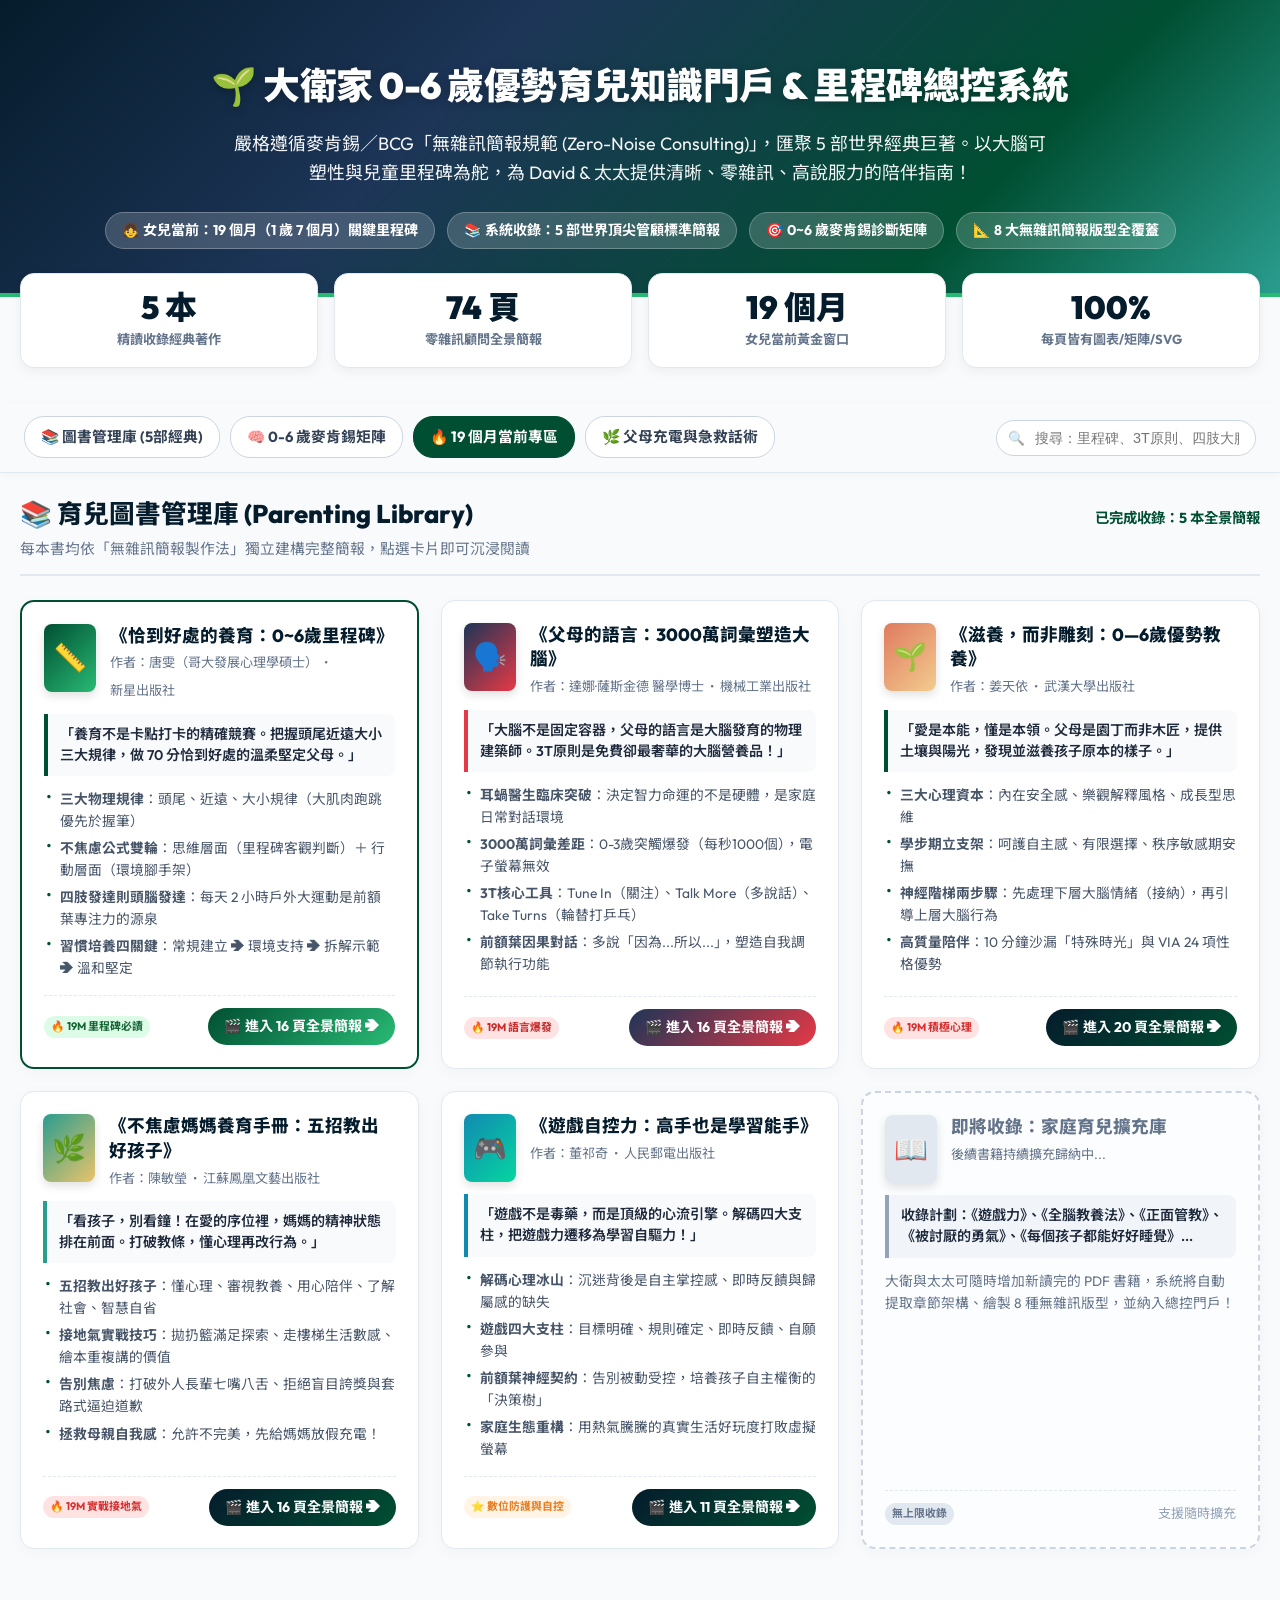
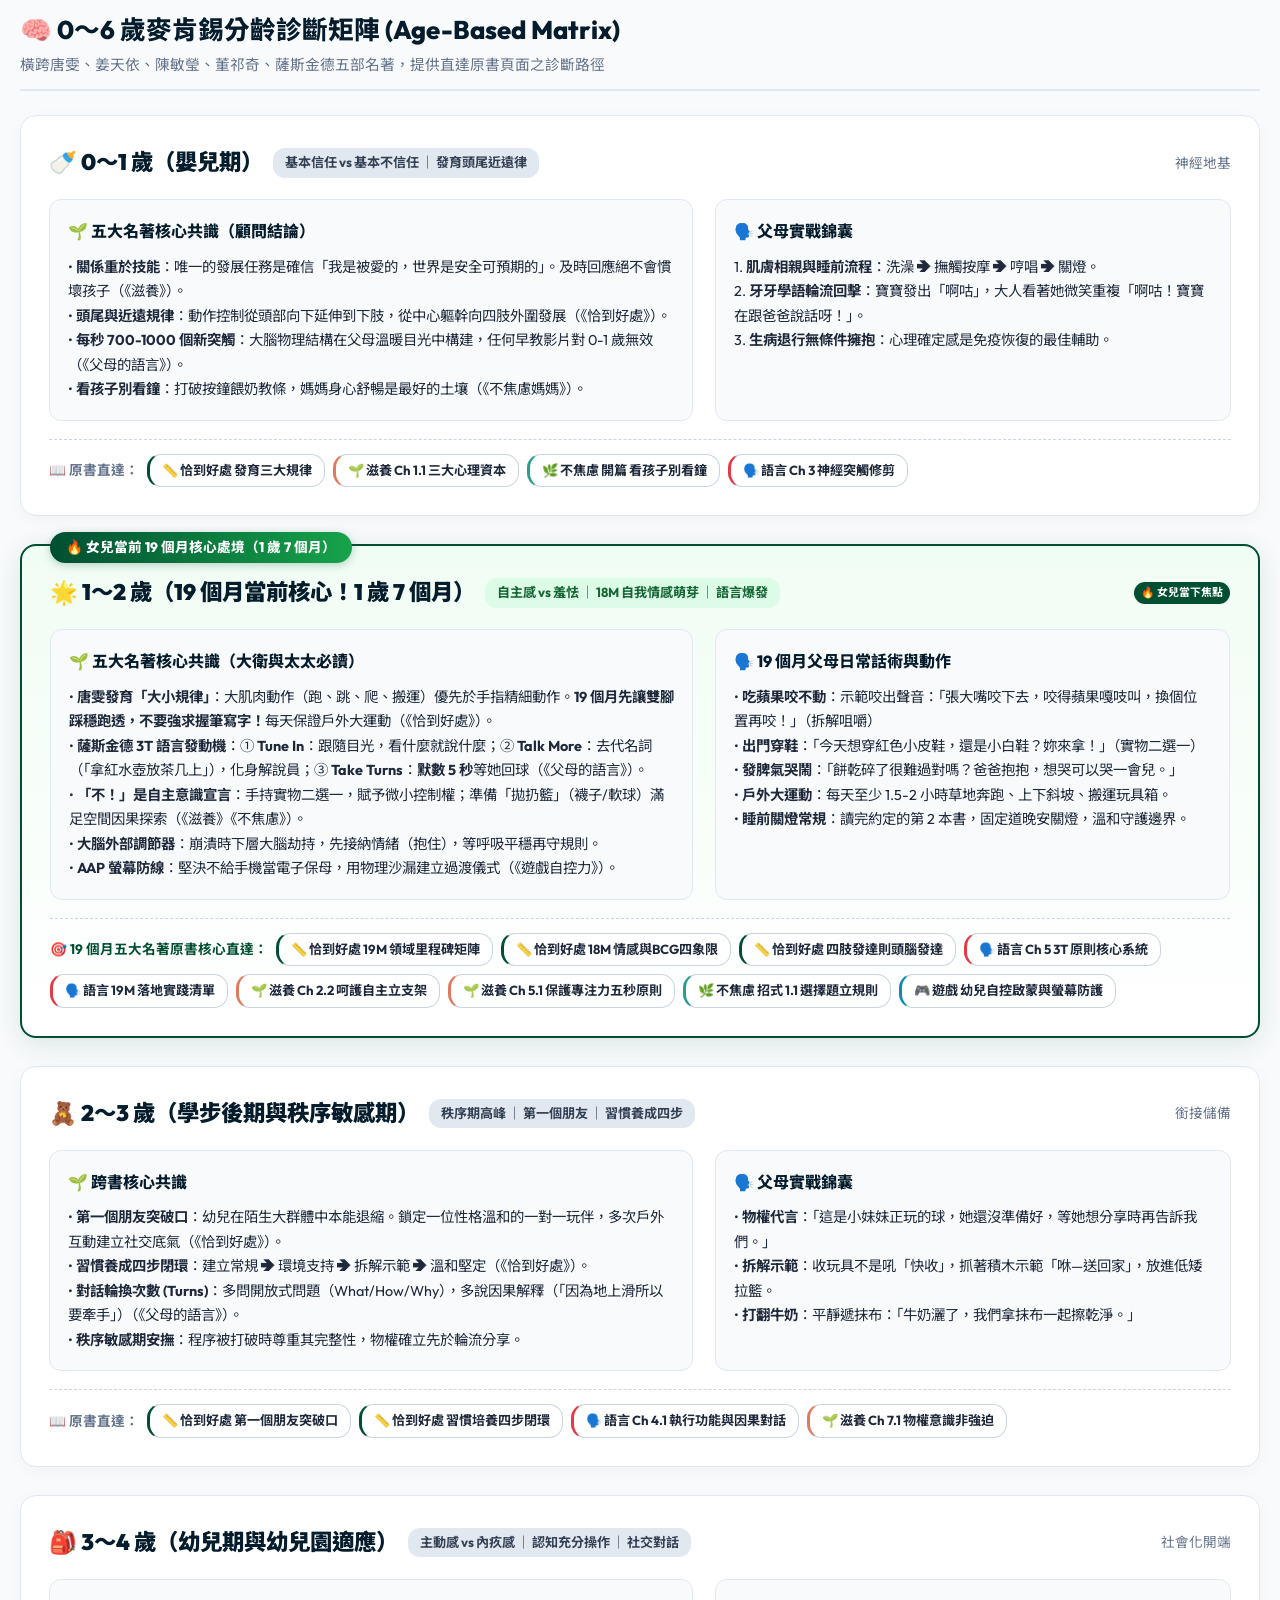
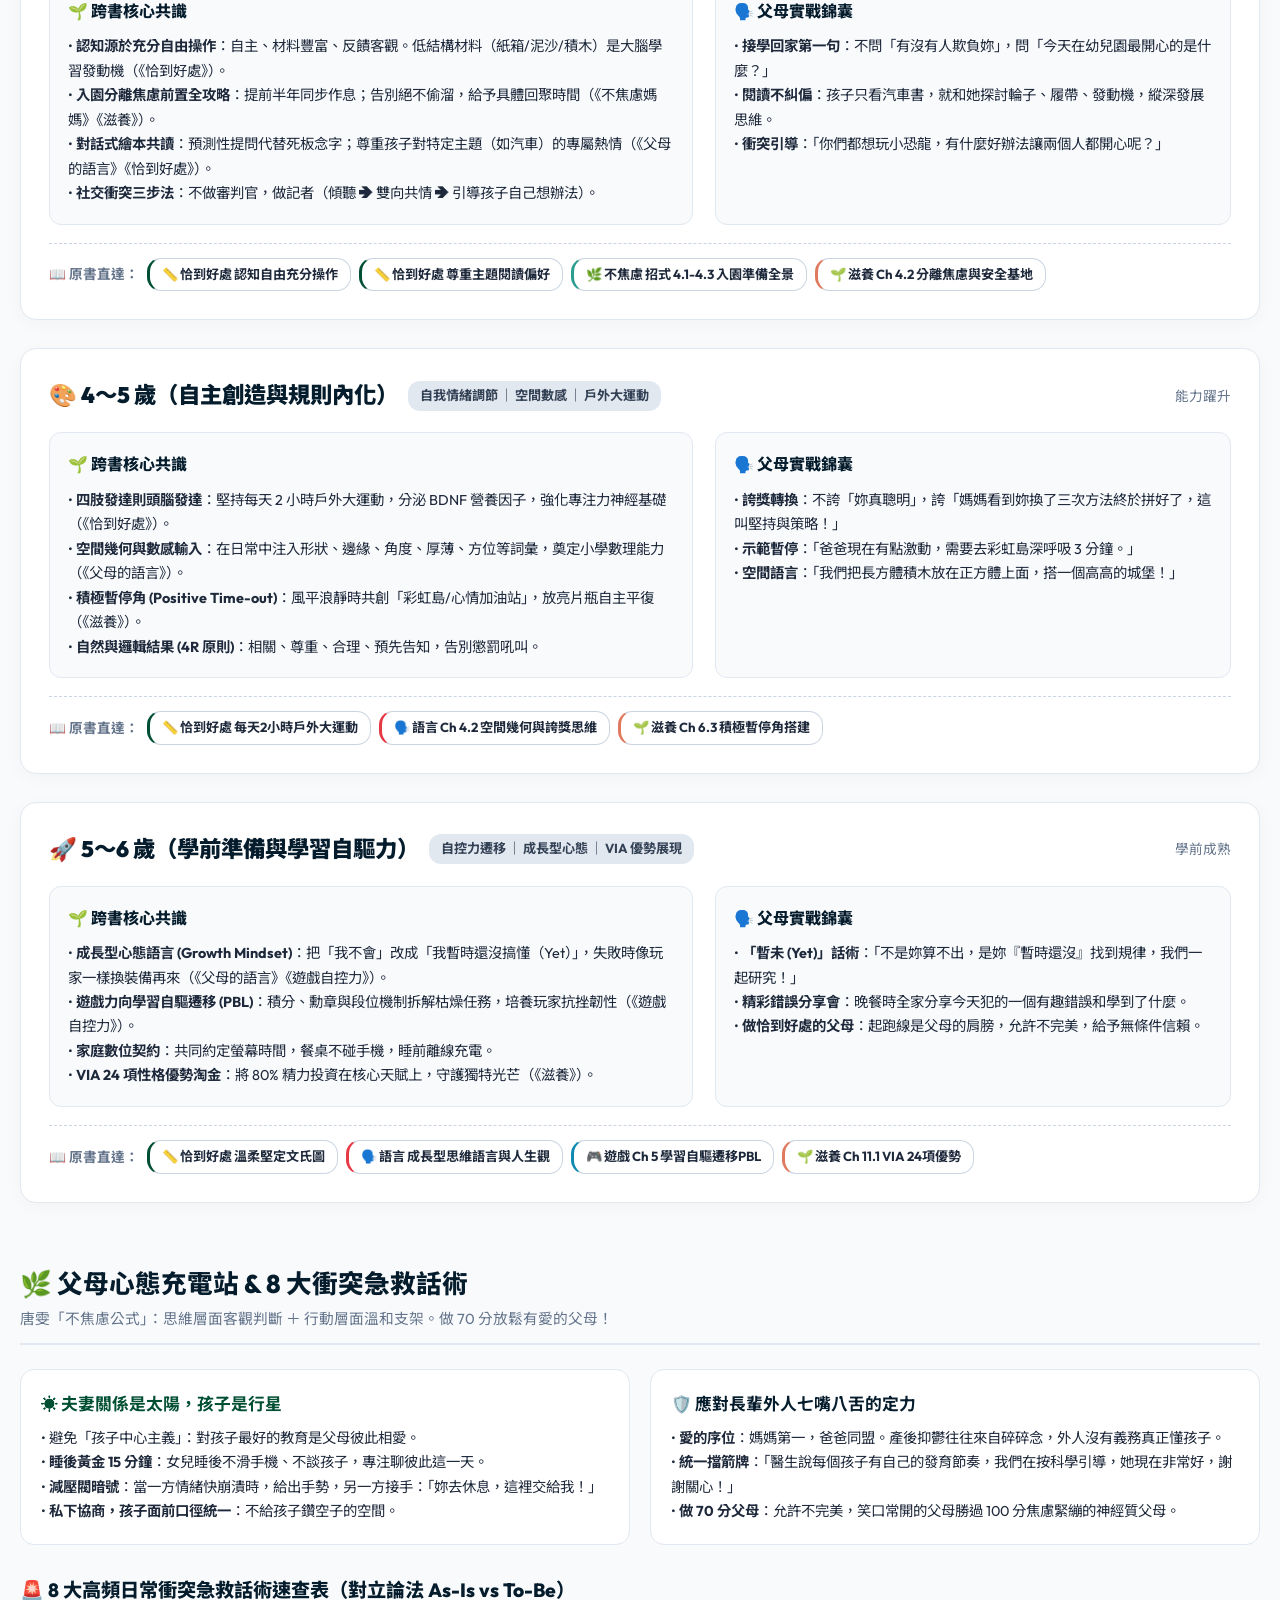
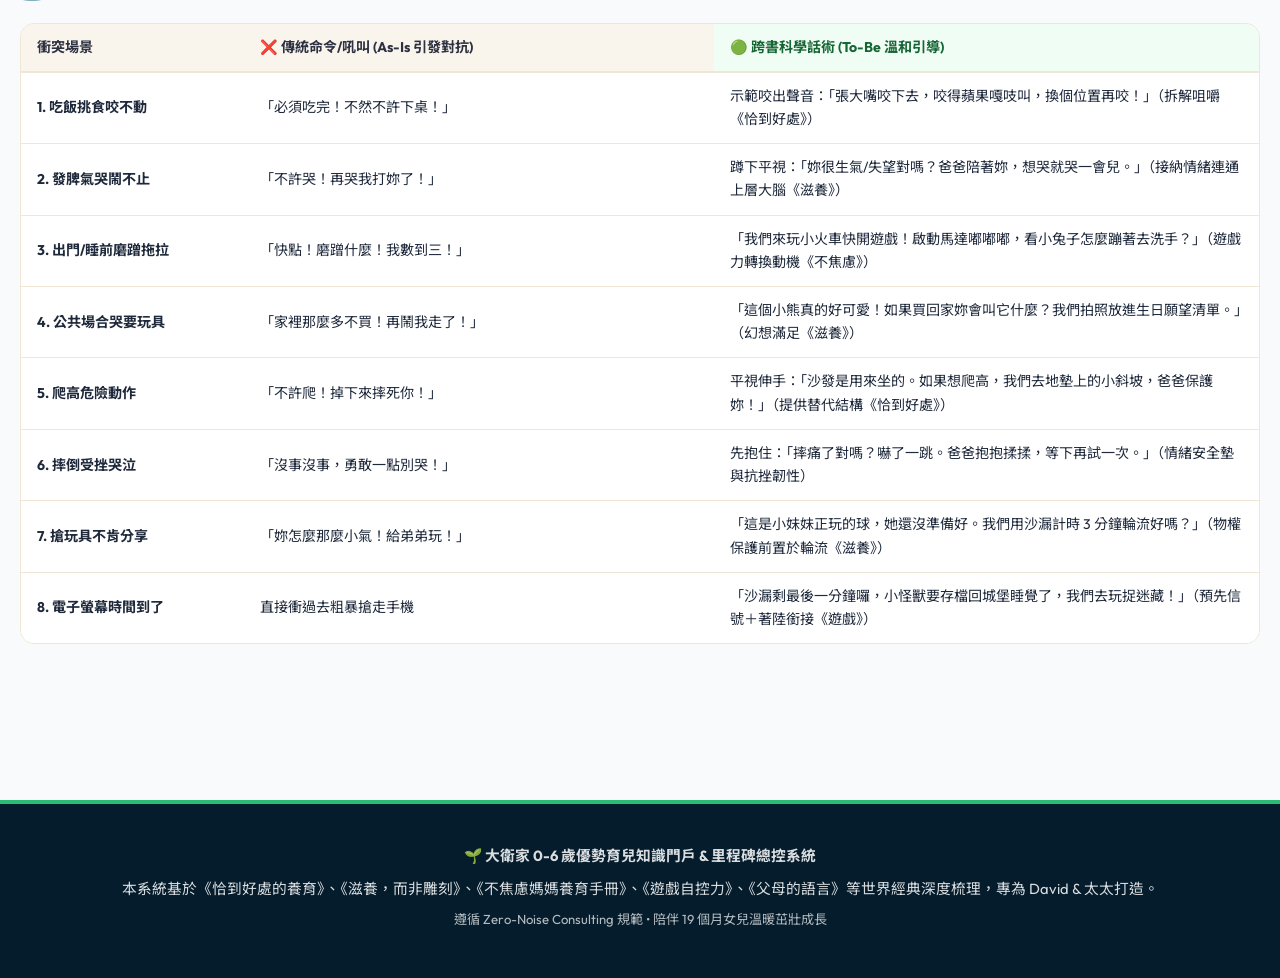
<file: index.html>
<!DOCTYPE html>
<html lang="zh-TW">
<head>
  <meta charset="UTF-8">
  <meta name="viewport" content="width=device-width, initial-scale=1.0">
  <title>大衛家 0-6 歲優勢育兒知識門戶 & 里程碑總控系統 | 零雜訊頂尖顧問標準 (Zero-Noise Consulting)</title>
  <!-- Google Fonts -->
  <link rel="preconnect" href="https://fonts.googleapis.com">
  <link rel="preconnect" href="https://fonts.gstatic.com" crossorigin>
  <link href="https://fonts.googleapis.com/css2?family=Noto+Sans+TC:wght@400;500;700;800;900&family=Outfit:wght@400;600;700;800&family=Plus+Jakarta+Sans:wght@500;700;800&display=swap" rel="stylesheet">
  <link rel="stylesheet" href="styles.css">
  <style>
    /* Portal Zero-Noise Theme */
    :root {
      --portal-bg: #F8FAFC;
      --portal-card: #FFFFFF;
      --accent-coral: #E07A5F;
      --accent-teal: #2A9D8F;
      --accent-navy: #051C2C;
      --accent-yellow: #E9C46A;
      --accent-green: #004F32;
    }

    body {
      background-color: var(--portal-bg);
      color: #1E293B;
    }

    .portal-hero {
      background: linear-gradient(135deg, #051C2C 0%, #1D3557 35%, #004F32 75%, #2A9D8F 100%);
      color: #FFFFFF;
      padding: 56px 24px 44px;
      text-align: center;
      position: relative;
      border-bottom: 4px solid #29BA74;
    }

    .portal-hero h1 {
      font-size: 2.3rem;
      font-weight: 900;
      letter-spacing: -0.5px;
      margin-bottom: 12px;
      text-shadow: 0 2px 10px rgba(0,0,0,0.25);
    }

    .portal-hero p {
      font-size: 1.12rem;
      opacity: 0.95;
      max-width: 820px;
      margin: 0 auto 24px;
      line-height: 1.65;
    }

    .hero-badges {
      display: flex;
      justify-content: center;
      gap: 12px;
      flex-wrap: wrap;
    }

    .hero-badge {
      background: rgba(255,255,255,0.18);
      backdrop-filter: blur(8px);
      padding: 6px 16px;
      border-radius: 30px;
      font-size: 0.88rem;
      font-weight: 700;
      border: 1px solid rgba(255,255,255,0.25);
      display: inline-flex;
      align-items: center;
      gap: 6px;
    }

    /* KPI Summary Row */
    .kpi-row {
      display: grid;
      grid-template-columns: repeat(4, 1fr);
      gap: 16px;
      max-width: 1280px;
      margin: -24px auto 36px;
      padding: 0 20px;
      position: relative;
      z-index: 10;
    }

    @media (max-width: 860px) {
      .kpi-row {
        grid-template-columns: 1fr 1fr;
      }
    }

    .kpi-card {
      background: #FFFFFF;
      border: 1px solid #E2E8F0;
      border-radius: 14px;
      padding: 16px 20px;
      box-shadow: 0 4px 12px rgba(0,0,0,0.05);
      text-align: center;
    }

    .kpi-num {
      font-size: 2rem;
      font-weight: 900;
      color: #051C2C;
      line-height: 1.1;
    }

    .kpi-label {
      font-size: 0.82rem;
      color: #64748B;
      font-weight: 700;
      margin-top: 4px;
    }

    /* Sticky Navigation */
    .portal-nav {
      position: sticky;
      top: 0;
      background: rgba(248, 250, 252, 0.96);
      backdrop-filter: blur(12px);
      border-bottom: 1px solid #E2E8F0;
      z-index: 999;
      padding: 12px 24px;
      display: flex;
      justify-content: space-between;
      align-items: center;
      gap: 16px;
      box-shadow: 0 2px 10px rgba(0,0,0,0.03);
    }

    .portal-nav-links {
      display: flex;
      gap: 10px;
      overflow-x: auto;
      white-space: nowrap;
      padding-bottom: 2px;
    }

    .nav-pill {
      text-decoration: none;
      color: #334155;
      font-weight: 700;
      font-size: 0.92rem;
      padding: 8px 16px;
      border-radius: 20px;
      background: #FFFFFF;
      border: 1px solid #CBD5E1;
      transition: all 0.2s ease;
      display: inline-flex;
      align-items: center;
      gap: 6px;
    }

    .nav-pill:hover, .nav-pill.active {
      background: #051C2C;
      color: #FFFFFF;
      border-color: #051C2C;
      transform: translateY(-1px);
    }

    .nav-pill.highlight {
      background: #004F32;
      color: #FFFFFF;
      border-color: #004F32;
    }

    .portal-search-bar {
      min-width: 260px;
      max-width: 360px;
      position: relative;
    }

    .portal-search-bar input {
      width: 100%;
      padding: 9px 16px 9px 38px;
      border-radius: 24px;
      border: 1px solid #CBD5E1;
      background: #FFFFFF;
      font-size: 0.9rem;
      outline: none;
      transition: border 0.2s;
    }

    .portal-search-bar input:focus {
      border-color: #004F32;
      box-shadow: 0 0 0 3px rgba(0, 79, 50, 0.15);
    }

    .portal-search-bar::before {
      content: "🔍";
      position: absolute;
      left: 12px;
      top: 50%;
      transform: translateY(-50%);
      font-size: 0.85rem;
      opacity: 0.6;
    }

    /* Main Container */
    .portal-container {
      max-width: 1280px;
      margin: 0 auto;
      padding: 20px 20px 80px;
    }

    .section-title-wrap {
      margin-bottom: 24px;
      display: flex;
      align-items: baseline;
      justify-content: space-between;
      border-bottom: 2px solid #E2E8F0;
      padding-bottom: 12px;
    }

    .section-title {
      font-size: 1.6rem;
      font-weight: 800;
      color: #051C2C;
      display: flex;
      align-items: center;
      gap: 10px;
    }

    .section-subtitle {
      font-size: 0.92rem;
      color: #64748B;
    }

    /* Books Grid */
    .books-grid {
      display: grid;
      grid-template-columns: repeat(auto-fill, minmax(360px, 1fr));
      gap: 22px;
      margin-bottom: 50px;
    }

    .book-card {
      background: #FFFFFF;
      border-radius: 14px;
      border: 1px solid #E2E8F0;
      padding: 22px;
      box-shadow: 0 4px 16px rgba(0,0,0,0.03);
      display: flex;
      flex-direction: column;
      justify-content: space-between;
      transition: all 0.25s ease;
      position: relative;
    }

    .book-card:hover {
      transform: translateY(-3px);
      box-shadow: 0 10px 26px rgba(0,0,0,0.08);
      border-color: #004F32;
    }

    .book-card-header {
      display: flex;
      gap: 14px;
      margin-bottom: 12px;
    }

    .book-badge-icon {
      width: 52px;
      height: 68px;
      border-radius: 8px;
      display: flex;
      align-items: center;
      justify-content: center;
      font-size: 1.7rem;
      box-shadow: 0 4px 10px rgba(0,0,0,0.12);
      flex-shrink: 0;
      color: #fff;
    }

    .book-info h3 {
      font-size: 1.1rem;
      font-weight: 800;
      line-height: 1.4;
      margin-bottom: 4px;
      color: #051C2C;
    }

    .book-author {
      font-size: 0.82rem;
      color: #64748B;
      display: flex;
      align-items: center;
      gap: 6px;
      flex-wrap: wrap;
    }

    .book-core-quote {
      background: #F8FAFC;
      border-left: 4px solid #004F32;
      padding: 10px 12px;
      border-radius: 0 8px 8px 0;
      font-size: 0.88rem;
      font-weight: 600;
      color: #1E293B;
      margin-bottom: 12px;
      line-height: 1.5;
    }

    .book-highlights {
      font-size: 0.86rem;
      color: #475569;
      line-height: 1.6;
      margin-bottom: 16px;
    }

    .book-highlights li {
      margin-bottom: 5px;
      list-style-type: none;
      position: relative;
      padding-left: 16px;
    }

    .book-highlights li::before {
      content: "•";
      color: #004F32;
      position: absolute;
      left: 2px;
      font-size: 1.1rem;
      line-height: 1;
    }

    .book-card-footer {
      display: flex;
      align-items: center;
      justify-content: space-between;
      border-top: 1px dashed #E2E8F0;
      padding-top: 12px;
      margin-top: auto;
    }

    .btn-read-slides {
      background: linear-gradient(135deg, #051C2C, #004F32);
      color: #FFFFFF;
      text-decoration: none;
      padding: 7px 16px;
      border-radius: 20px;
      font-size: 0.88rem;
      font-weight: 700;
      display: inline-flex;
      align-items: center;
      gap: 6px;
      transition: all 0.2s;
    }

    .btn-read-slides:hover {
      background: linear-gradient(135deg, #004F32, #29BA74);
      transform: scale(1.02);
    }

    /* Age Based Hub */
    .age-cards-container {
      display: flex;
      flex-direction: column;
      gap: 28px;
      margin-bottom: 60px;
    }

    .age-card {
      background: #FFFFFF;
      border-radius: 16px;
      border: 1px solid #E2E8F0;
      padding: 28px;
      box-shadow: 0 4px 18px rgba(0,0,0,0.03);
      position: relative;
    }

    .age-card.highlight-19m {
      border: 2px solid #004F32;
      box-shadow: 0 6px 26px rgba(0, 79, 50, 0.12);
      background: linear-gradient(180deg, #F0FDF4 0%, #FFFFFF 100%);
    }

    .age-card.highlight-19m::before {
      content: "🔥 女兒當前 19 個月核心處境（1 歲 7 個月）";
      position: absolute;
      top: -14px;
      left: 28px;
      background: linear-gradient(90deg, #004F32, #16A34A);
      color: #FFFFFF;
      font-size: 0.85rem;
      font-weight: 800;
      padding: 4px 16px;
      border-radius: 20px;
      box-shadow: 0 2px 8px rgba(0, 79, 50, 0.25);
    }

    .age-header {
      display: flex;
      justify-content: space-between;
      align-items: center;
      margin-bottom: 18px;
      flex-wrap: wrap;
      gap: 12px;
    }

    .age-title {
      font-size: 1.4rem;
      font-weight: 900;
      color: #051C2C;
      display: flex;
      align-items: center;
      gap: 10px;
    }

    .age-stage-badge {
      background: #E2E8F0;
      color: #334155;
      padding: 4px 12px;
      border-radius: 12px;
      font-size: 0.82rem;
      font-weight: 700;
    }

    .age-grid {
      display: grid;
      grid-template-columns: 1.25fr 1fr;
      gap: 22px;
      margin-bottom: 18px;
    }

    @media (max-width: 860px) {
      .age-grid {
        grid-template-columns: 1fr;
      }
      .portal-nav {
        flex-direction: column;
        align-items: stretch;
      }
      .portal-search-bar {
        max-width: 100%;
      }
    }

    .age-content-box {
      background: #F8FAFC;
      border-radius: 12px;
      padding: 18px;
      border: 1px solid #E2E8F0;
    }

    .age-content-box h4 {
      font-size: 1rem;
      font-weight: 800;
      color: #051C2C;
      margin-bottom: 10px;
      display: flex;
      align-items: center;
      gap: 8px;
    }

    .age-direct-links {
      display: flex;
      flex-wrap: wrap;
      gap: 8px;
      margin-top: 14px;
      padding-top: 14px;
      border-top: 1px dashed #CBD5E1;
    }

    .deep-link-btn {
      text-decoration: none;
      background: #FFFFFF;
      color: #1E293B;
      border: 1px solid #CBD5E1;
      padding: 5px 12px;
      border-radius: 14px;
      font-size: 0.82rem;
      font-weight: 700;
      display: inline-flex;
      align-items: center;
      gap: 4px;
      transition: all 0.2s;
    }

    .deep-link-btn:hover {
      background: #004F32;
      color: #FFFFFF;
      border-color: #004F32;
      transform: translateY(-1px);
    }

    .deep-link-btn.nurture { border-left: 3px solid #E07A5F; }
    .deep-link-btn.anxiety { border-left: 3px solid #2A9D8F; }
    .deep-link-btn.game { border-left: 3px solid #118AB2; }
    .deep-link-btn.language { border-left: 3px solid #E63946; }
    .deep-link-btn.justright { border-left: 3px solid #004F32; }

    /* Footer */
    .portal-footer {
      background: #051C2C;
      color: #FFFFFF;
      text-align: center;
      padding: 40px 20px;
      margin-top: 60px;
      border-top: 4px solid #29BA74;
    }

    .portal-footer p {
      opacity: 0.85;
      font-size: 0.92rem;
      margin-bottom: 8px;
    }
  </style>
</head>
<body>

  <!-- Hero Header (Top-Down Action Driven) -->
  <header class="portal-hero">
    <h1>🌱 大衛家 0-6 歲優勢育兒知識門戶 & 里程碑總控系統</h1>
    <p>嚴格遵循麥肯錫／BCG「無雜訊簡報規範 (Zero-Noise Consulting)」，匯聚 5 部世界經典巨著。以大腦可塑性與兒童里程碑為舵，為 David & 太太提供清晰、零雜訊、高說服力的陪伴指南！</p>
    <div class="hero-badges">
      <span class="hero-badge">👧 女兒當前：19 個月（1 歲 7 個月）關鍵里程碑</span>
      <span class="hero-badge">📚 系統收錄：5 部世界頂尖管顧標準簡報</span>
      <span class="hero-badge">🎯 0~6 歲麥肯錫診斷矩陣</span>
      <span class="hero-badge">📐 8 大無雜訊簡報版型全覆蓋</span>
    </div>
  </header>

  <!-- KPI Row -->
  <div class="kpi-row">
    <div class="kpi-card">
      <div class="kpi-num">5 本</div>
      <div class="kpi-label">精讀收錄經典著作</div>
    </div>
    <div class="kpi-card">
      <div class="kpi-num">74 頁</div>
      <div class="kpi-label">零雜訊顧問全景簡報</div>
    </div>
    <div class="kpi-card">
      <div class="kpi-num">19 個月</div>
      <div class="kpi-label">女兒當前黃金窗口</div>
    </div>
    <div class="kpi-card">
      <div class="kpi-num">100%</div>
      <div class="kpi-label">每頁皆有圖表/矩陣/SVG</div>
    </div>
  </div>

  <!-- Sticky Navbar -->
  <nav class="portal-nav">
    <div class="portal-nav-links">
      <a href="#library-section" class="nav-pill">📚 圖書管理庫 (5部經典)</a>
      <a href="#age-hub-section" class="nav-pill">🧠 0-6 歲麥肯錫矩陣</a>
      <a href="#age-19m-card" class="nav-pill highlight">🔥 19 個月當前專區</a>
      <a href="#parents-mindset-section" class="nav-pill">🌿 父母充電與急救話術</a>
    </div>

    <div class="portal-search-bar">
      <input type="text" id="portalSearch" placeholder="搜尋：里程碑、3T原則、四肢大腦、睡眠常規...">
    </div>
  </nav>

  <!-- Main Container -->
  <main class="portal-container">

    <!-- Section 1: Library Management -->
    <section id="library-section" style="margin-bottom: 60px;">
      <div class="section-title-wrap">
        <div>
          <h2 class="section-title">📚 育兒圖書管理庫 (Parenting Library)</h2>
          <span class="section-subtitle">每本書均依「無雜訊簡報製作法」獨立建構完整簡報，點選卡片即可沉浸閱讀</span>
        </div>
        <span style="font-size: 0.9rem; font-weight: 700; color: #004F32;">已完成收錄：5 本全景簡報</span>
      </div>

      <div class="books-grid">

        <!-- Book 5: 恰到好處的養育 (NEW!) -->
        <article class="book-card" style="border: 2px solid #004F32;">
          <div>
            <div class="book-card-header">
              <div class="book-badge-icon" style="background: linear-gradient(135deg, #004F32, #29BA74);">📏</div>
              <div class="book-info">
                <h3>《恰到好處的養育：0~6歲里程碑》</h3>
                <div class="book-author">
                  <span>作者：唐雯（哥大發展心理學碩士）</span>
                  <span>•</span>
                  <span>新星出版社</span>
                </div>
              </div>
            </div>

            <div class="book-core-quote" style="border-left-color: #004F32;">
              「養育不是卡點打卡的精確競賽。把握頭尾近遠大小三大規律，做 70 分恰到好處的溫柔堅定父母。」
            </div>

            <ul class="book-highlights">
              <li><strong>三大物理規律</strong>：頭尾、近遠、大小規律（大肌肉跑跳優先於握筆）</li>
              <li><strong>不焦慮公式雙輪</strong>：思維層面（里程碑客觀判斷）＋ 行動層面（環境腳手架）</li>
              <li><strong>四肢發達則頭腦發達</strong>：每天 2 小時戶外大運動是前額葉專注力的源泉</li>
              <li><strong>習慣培養四關鍵</strong>：常規建立 ➔ 環境支持 ➔ 拆解示範 ➔ 溫和堅定</li>
            </ul>
          </div>

          <div class="book-card-footer">
            <span class="priority-badge badge-p1" style="background:#DCFCE7; color:#166534;">🔥 19M 里程碑必讀</span>
            <a href="book-just-right.html" class="btn-read-slides" style="background: linear-gradient(135deg, #004F32, #29BA74);">🎬 進入 16 頁全景簡報 ➔</a>
          </div>
        </article>

        <!-- Book 4: 父母的語言 -->
        <article class="book-card">
          <div>
            <div class="book-card-header">
              <div class="book-badge-icon" style="background: linear-gradient(135deg, #1D3557, #E63946);">🗣️</div>
              <div class="book-info">
                <h3>《父母的語言：3000萬詞彙塑造大腦》</h3>
                <div class="book-author">
                  <span>作者：達娜·薩斯金德 醫學博士</span>
                  <span>•</span>
                  <span>機械工業出版社</span>
                </div>
              </div>
            </div>

            <div class="book-core-quote" style="border-left-color: #E63946;">
              「大腦不是固定容器，父母的語言是大腦發育的物理建築師。3T原則是免費卻最奢華的大腦營養品！」
            </div>

            <ul class="book-highlights">
              <li><strong>耳蝸醫生臨床突破</strong>：決定智力命運的不是硬體，是家庭日常對話環境</li>
              <li><strong>3000萬詞彙差距</strong>：0-3歲突觸爆發（每秒1000個），電子螢幕無效</li>
              <li><strong>3T核心工具</strong>：Tune In（關注）、Talk More（多說話）、Take Turns（輪替打乒乓）</li>
              <li><strong>前額葉因果對話</strong>：多說「因為...所以...」，塑造自我調節執行功能</li>
            </ul>
          </div>

          <div class="book-card-footer">
            <span class="priority-badge badge-p1" style="background:#FFE3E3; color:#C92A2A;">🔥 19M 語言爆發</span>
            <a href="book-parents-language.html" class="btn-read-slides" style="background: linear-gradient(135deg, #1D3557, #E63946);">🎬 進入 16 頁全景簡報 ➔</a>
          </div>
        </article>

        <!-- Book 1: 滋養，而非雕刻 -->
        <article class="book-card">
          <div>
            <div class="book-card-header">
              <div class="book-badge-icon" style="background: linear-gradient(135deg, #E07A5F, #F2CC8F);">🌱</div>
              <div class="book-info">
                <h3>《滋養，而非雕刻：0—6歲優勢教養》</h3>
                <div class="book-author">
                  <span>作者：姜天依</span>
                  <span>•</span>
                  <span>武漢大學出版社</span>
                </div>
              </div>
            </div>

            <div class="book-core-quote">
              「愛是本能，懂是本領。父母是園丁而非木匠，提供土壤與陽光，發現並滋養孩子原本的樣子。」
            </div>

            <ul class="book-highlights">
              <li><strong>三大心理資本</strong>：內在安全感、樂觀解釋風格、成長型思維</li>
              <li><strong>學步期立支架</strong>：呵護自主感、有限選擇、秩序敏感期安撫</li>
              <li><strong>神經階梯兩步驟</strong>：先處理下層大腦情緒（接納），再引導上層大腦行為</li>
              <li><strong>高質量陪伴</strong>：10 分鐘沙漏「特殊時光」與 VIA 24 項性格優勢</li>
            </ul>
          </div>

          <div class="book-card-footer">
            <span class="priority-badge badge-p1">🔥 19M 積極心理</span>
            <a href="book-nurture.html" class="btn-read-slides">🎬 進入 20 頁全景簡報 ➔</a>
          </div>
        </article>

        <!-- Book 2: 不焦慮媽媽養育手冊 -->
        <article class="book-card">
          <div>
            <div class="book-card-header">
              <div class="book-badge-icon" style="background: linear-gradient(135deg, #2A9D8F, #E9C46A);">🌿</div>
              <div class="book-info">
                <h3>《不焦慮媽媽養育手冊：五招教出好孩子》</h3>
                <div class="book-author">
                  <span>作者：陳敏瑩</span>
                  <span>•</span>
                  <span>江蘇鳳凰文藝出版社</span>
                </div>
              </div>
            </div>

            <div class="book-core-quote" style="border-left-color: #2A9D8F;">
              「看孩子，別看鐘！在愛的序位裡，媽媽的精神狀態排在前面。打破教條，懂心理再改行為。」
            </div>

            <ul class="book-highlights">
              <li><strong>五招教出好孩子</strong>：懂心理、審視教養、用心陪伴、了解社會、智慧自省</li>
              <li><strong>接地氣實戰技巧</strong>：拋扔籃滿足探索、走樓梯生活數感、繪本重複講的價值</li>
              <li><strong>告別焦慮</strong>：打破外人長輩七嘴八舌、拒絕盲目誇獎與套路式逼迫道歉</li>
              <li><strong>拯救母親自我感</strong>：允許不完美，先給媽媽放假充電！</li>
            </ul>
          </div>

          <div class="book-card-footer">
            <span class="priority-badge badge-p1">🔥 19M 實戰接地氣</span>
            <a href="book-anxiety-free.html" class="btn-read-slides">🎬 進入 16 頁全景簡報 ➔</a>
          </div>
        </article>

        <!-- Book 3: 遊戲自控力 -->
        <article class="book-card">
          <div>
            <div class="book-card-header">
              <div class="book-badge-icon" style="background: linear-gradient(135deg, #118AB2, #06D6A0);">🎮</div>
              <div class="book-info">
                <h3>《遊戲自控力：高手也是學習能手》</h3>
                <div class="book-author">
                  <span>作者：董祁奇</span>
                  <span>•</span>
                  <span>人民郵電出版社</span>
                </div>
              </div>
            </div>

            <div class="book-core-quote" style="border-left-color: #118AB2;">
              「遊戲不是毒藥，而是頂級的心流引擎。解碼四大支柱，把遊戲力遷移為學習自驅力！」
            </div>

            <ul class="book-highlights">
              <li><strong>解碼心理冰山</strong>：沉迷背後是自主掌控感、即時反饋與歸屬感的缺失</li>
              <li><strong>遊戲四大支柱</strong>：目標明確、規則確定、即時反饋、自願參與</li>
              <li><strong>前額葉神經契約</strong>：告別被動受控，培養孩子自主權衡的「決策樹」</li>
              <li><strong>家庭生態重構</strong>：用熱氣騰騰的真實生活好玩度打敗虛擬螢幕</li>
            </ul>
          </div>

          <div class="book-card-footer">
            <span class="priority-badge badge-p2">⭐ 數位防護與自控</span>
            <a href="book-game-selfcontrol.html" class="btn-read-slides">🎬 進入 11 頁全景簡報 ➔</a>
          </div>
        </article>

        <!-- Placeholder for Future Books -->
        <article class="book-card" style="border: 2px dashed #CBD5E1; background: rgba(255,255,255,0.6);">
          <div>
            <div class="book-card-header">
              <div class="book-badge-icon" style="background: #E2E8F0; color: #64748B;">📖</div>
              <div class="book-info">
                <h3 style="color: #64748B;">即將收錄：家庭育兒擴充庫</h3>
                <div class="book-author">
                  <span>後續書籍持續擴充歸納中...</span>
                </div>
              </div>
            </div>

            <div class="book-core-quote" style="border-left-color: #94A3B8; background: #F1F5F9;">
              收錄計劃：《遊戲力》、《全腦教養法》、《正面管教》、《被討厭的勇氣》、《每個孩子都能好好睡覺》...
            </div>

            <p style="font-size: 0.86rem; color: #64748B; line-height: 1.6;">
              大衛與太太可隨時增加新讀完的 PDF 書籍，系統將自動提取章節架構、繪製 8 種無雜訊版型，並納入總控門戶！
            </p>
          </div>

          <div class="book-card-footer">
            <span class="priority-badge" style="background:#E2E8F0; color:#64748B;">無上限收錄</span>
            <span style="font-size: 0.82rem; color: #94A3B8;">支援隨時擴充</span>
          </div>
        </article>

      </div>
    </section>

    <!-- Section 2: 0-6 Years Age-Based Hub (McKinsey Matrix) -->
    <section id="age-hub-section">
      <div class="section-title-wrap">
        <div>
          <h2 class="section-title">🧠 0～6 歲麥肯錫分齡診斷矩陣 (Age-Based Matrix)</h2>
          <span class="section-subtitle">橫跨唐雯、姜天依、陳敏瑩、董祁奇、薩斯金德五部名著，提供直達原書頁面之診斷路徑</span>
        </div>
      </div>

      <div class="age-cards-container">

        <!-- Stage 0-1 -->
        <div class="age-card" id="age-0-1">
          <div class="age-header">
            <div class="age-title">
              <span>🍼 0～1 歲（嬰兒期）</span>
              <span class="age-stage-badge">基本信任 vs 基本不信任 ｜ 發育頭尾近遠律</span>
            </div>
            <span style="font-size: 0.85rem; color: #64748B;">神經地基</span>
          </div>

          <div class="age-grid">
            <div class="age-content-box">
              <h4>🌱 五大名著核心共識（顧問結論）</h4>
              <p style="font-size: 0.9rem; line-height: 1.7; color: #1E293B;">
                • <strong>關係重於技能</strong>：唯一的發展任務是確信「我是被愛的，世界是安全可預期的」。及時回應絕不會慣壞孩子（《滋養》）。<br>
                • <strong>頭尾與近遠規律</strong>：動作控制從頭部向下延伸到下肢，從中心軀幹向四肢外圍發展（《恰到好處》）。<br>
                • <strong>每秒 700-1000 個新突觸</strong>：大腦物理結構在父母溫暖目光中構建，任何早教影片對 0-1 歲無效（《父母的語言》）。<br>
                • <strong>看孩子別看鐘</strong>：打破按鐘餵奶教條，媽媽身心舒暢是最好的土壤（《不焦慮媽媽》）。
              </p>
            </div>

            <div class="age-content-box">
              <h4>🗣️ 父母實戰錦囊</h4>
              <p style="font-size: 0.9rem; line-height: 1.7; color: #1E293B;">
                1. <strong>肌膚相親與睡前流程</strong>：洗澡 ➔ 撫觸按摩 ➔ 哼唱 ➔ 關燈。<br>
                2. <strong>牙牙學語輪流回擊</strong>：寶寶發出「啊咕」，大人看著她微笑重複「啊咕！寶寶在跟爸爸說話呀！」。<br>
                3. <strong>生病退行無條件擁抱</strong>：心理確定感是免疫恢復的最佳輔助。
              </p>
            </div>
          </div>

          <div class="age-direct-links">
            <span style="font-size: 0.85rem; font-weight: 700; color: #64748B; align-self: center;">📖 原書直達：</span>
            <a href="book-just-right.html#slide-j1-laws" class="deep-link-btn justright">📏 恰到好處 發育三大規律</a>
            <a href="book-nurture.html#slide-ch1-1" class="deep-link-btn nurture">🌱 滋養 Ch 1.1 三大心理資本</a>
            <a href="book-anxiety-free.html#slide-m-intro" class="deep-link-btn anxiety">🌿 不焦慮 開篇 看孩子別看鐘</a>
            <a href="book-parents-language.html#slide-l3" class="deep-link-btn language">🗣️ 語言 Ch 3 神經突觸修剪</a>
          </div>
        </div>

        <!-- Stage 1-2 (19M Focus) -->
        <div class="age-card highlight-19m" id="age-19m-card">
          <div class="age-header">
            <div class="age-title">
              <span>🌟 1～2 歲（19 個月當前核心！1 歲 7 個月）</span>
              <span class="age-stage-badge" style="background:#DCFCE7; color:#166534;">自主感 vs 羞怯 ｜ 18M 自我情感萌芽 ｜ 語言爆發</span>
            </div>
            <span class="priority-badge badge-p1" style="background:#004F32; color:#fff;">🔥 女兒當下焦點</span>
          </div>

          <div class="age-grid">
            <div class="age-content-box">
              <h4>🌱 五大名著核心共識（大衛與太太必讀）</h4>
              <p style="font-size: 0.9rem; line-height: 1.7; color: #1E293B;">
                • <strong>唐雯發育「大小規律」</strong>：大肌肉動作（跑、跳、爬、搬運）優先於手指精細動作。<strong>19 個月先讓雙腳踩穩跑透，不要強求握筆寫字！</strong>每天保證戶外大運動（《恰到好處》）。<br>
                • <strong>薩斯金德 3T 語言發動機</strong>：① <strong>Tune In</strong>：跟隨目光，看什麼就說什麼；② <strong>Talk More</strong>：去代名詞（「拿紅水壺放茶几上」），化身解說員；③ <strong>Take Turns</strong>：<strong>默數 5 秒</strong>等她回球（《父母的語言》）。<br>
                • <strong>「不！」是自主意識宣言</strong>：手持實物二選一，賦予微小控制權；準備「拋扔籃」（襪子/軟球）滿足空間因果探索（《滋養》《不焦慮》）。<br>
                • <strong>大腦外部調節器</strong>：崩潰時下層大腦劫持，先接納情緒（抱住），等呼吸平穩再守規則。<br>
                • <strong>AAP 螢幕防線</strong>：堅決不給手機當電子保母，用物理沙漏建立過渡儀式（《遊戲自控力》）。
              </p>
            </div>

            <div class="age-content-box">
              <h4>🗣️ 19 個月父母日常話術與動作</h4>
              <p style="font-size: 0.9rem; line-height: 1.7; color: #1E293B;">
                • <strong>吃蘋果咬不動</strong>：示範咬出聲音：「張大嘴咬下去，咬得蘋果嘎吱叫，換個位置再咬！」（拆解咀嚼）<br>
                • <strong>出門穿鞋</strong>：「今天想穿紅色小皮鞋，還是小白鞋？妳來拿！」（實物二選一）<br>
                • <strong>發脾氣哭鬧</strong>：「餅乾碎了很難過對嗎？爸爸抱抱，想哭可以哭一會兒。」<br>
                • <strong>戶外大運動</strong>：每天至少 1.5-2 小時草地奔跑、上下斜坡、搬運玩具箱。<br>
                • <strong>睡前關燈常規</strong>：讀完約定的第 2 本書，固定道晚安關燈，溫和守護邊界。
              </p>
            </div>
          </div>

          <div class="age-direct-links">
            <span style="font-size: 0.85rem; font-weight: 700; color: #004F32; align-self: center;">🎯 19 個月五大名著原書核心直達：</span>
            <a href="book-just-right.html#slide-j-matrix19" class="deep-link-btn justright">📏 恰到好處 19M 領域里程碑矩陣</a>
            <a href="book-just-right.html#slide-j2-emo" class="deep-link-btn justright">📏 恰到好處 18M 情感與BCG四象限</a>
            <a href="book-just-right.html#slide-j5-motor" class="deep-link-btn justright">📏 恰到好處 四肢發達則頭腦發達</a>
            <a href="book-parents-language.html#slide-l3t" class="deep-link-btn language">🗣️ 語言 Ch 5 3T 原則核心系統</a>
            <a href="book-parents-language.html#slide-l-action19" class="deep-link-btn language">🗣️ 語言 19M 落地實踐清單</a>
            <a href="book-nurture.html#slide-ch2-2" class="deep-link-btn nurture">🌱 滋養 Ch 2.2 呵護自主立支架</a>
            <a href="book-nurture.html#slide-ch5-1" class="deep-link-btn nurture">🌱 滋養 Ch 5.1 保護專注力五秒原則</a>
            <a href="book-anxiety-free.html#slide-m1-1" class="deep-link-btn anxiety">🌿 不焦慮 招式 1.1 選擇題立規則</a>
            <a href="book-game-selfcontrol.html#slide-g-action19" class="deep-link-btn game">🎮 遊戲 幼兒自控啟蒙與螢幕防護</a>
          </div>
        </div>

        <!-- Stage 2-3 -->
        <div class="age-card" id="age-2-3">
          <div class="age-header">
            <div class="age-title">
              <span>🧸 2～3 歲（學步後期與秩序敏感期）</span>
              <span class="age-stage-badge">秩序期高峰 ｜ 第一個朋友 ｜ 習慣養成四步</span>
            </div>
            <span style="font-size: 0.85rem; color: #64748B;">銜接儲備</span>
          </div>

          <div class="age-grid">
            <div class="age-content-box">
              <h4>🌱 跨書核心共識</h4>
              <p style="font-size: 0.9rem; line-height: 1.7; color: #1E293B;">
                • <strong>第一個朋友突破口</strong>：幼兒在陌生大群體中本能退縮。鎖定一位性格溫和的一對一玩伴，多次戶外互動建立社交底氣（《恰到好處》）。<br>
                • <strong>習慣養成四步閉環</strong>：建立常規 ➔ 環境支持 ➔ 拆解示範 ➔ 溫和堅定（《恰到好處》）。<br>
                • <strong>對話輪換次數 (Turns)</strong>：多問開放式問題（What/How/Why），多說因果解釋（「因為地上滑所以要牽手」）（《父母的語言》）。<br>
                • <strong>秩序敏感期安撫</strong>：程序被打破時尊重其完整性，物權確立先於輪流分享。
              </p>
            </div>

            <div class="age-content-box">
              <h4>🗣️ 父母實戰錦囊</h4>
              <p style="font-size: 0.9rem; line-height: 1.7; color: #1E293B;">
                • <strong>物權代言</strong>：「這是小妹妹正玩的球，她還沒準備好，等她想分享時再告訴我們。」<br>
                • <strong>拆解示範</strong>：收玩具不是吼「快收」，抓著積木示範「咻—送回家」，放進低矮拉籃。<br>
                • <strong>打翻牛奶</strong>：平靜遞抹布：「牛奶灑了，我們拿抹布一起擦乾淨。」
              </p>
            </div>
          </div>

          <div class="age-direct-links">
            <span style="font-size: 0.85rem; font-weight: 700; color: #64748B; align-self: center;">📖 原書直達：</span>
            <a href="book-just-right.html#slide-j2-friend" class="deep-link-btn justright">📏 恰到好處 第一個朋友突破口</a>
            <a href="book-just-right.html#slide-j6-habits" class="deep-link-btn justright">📏 恰到好處 習慣培養四步閉環</a>
            <a href="book-parents-language.html#slide-l4-exec" class="deep-link-btn language">🗣️ 語言 Ch 4.1 執行功能與因果對話</a>
            <a href="book-nurture.html#slide-ch7-1" class="deep-link-btn nurture">🌱 滋養 Ch 7.1 物權意識非強迫</a>
          </div>
        </div>

        <!-- Stage 3-4 -->
        <div class="age-card" id="age-3-4">
          <div class="age-header">
            <div class="age-title">
              <span>🎒 3～4 歲（幼兒期與幼兒園適應）</span>
              <span class="age-stage-badge">主動感 vs 內疚感 ｜ 認知充分操作 ｜ 社交對話</span>
            </div>
            <span style="font-size: 0.85rem; color: #64748B;">社會化開端</span>
          </div>

          <div class="age-grid">
            <div class="age-content-box">
              <h4>🌱 跨書核心共識</h4>
              <p style="font-size: 0.9rem; line-height: 1.7; color: #1E293B;">
                • <strong>認知源於充分自由操作</strong>：自主、材料豐富、反饋客觀。低結構材料（紙箱/泥沙/積木）是大腦學習發動機（《恰到好處》）。<br>
                • <strong>入園分離焦慮前置全攻略</strong>：提前半年同步作息；告別絕不偷溜，給予具體回聚時間（《不焦慮媽媽》《滋養》）。<br>
                • <strong>對話式繪本共讀</strong>：預測性提問代替死板念字；尊重孩子對特定主題（如汽車）的專屬熱情（《父母的語言》《恰到好處》）。<br>
                • <strong>社交衝突三步法</strong>：不做審判官，做記者（傾聽 ➔ 雙向共情 ➔ 引導孩子自己想辦法）。
              </p>
            </div>

            <div class="age-content-box">
              <h4>🗣️ 父母實戰錦囊</h4>
              <p style="font-size: 0.9rem; line-height: 1.7; color: #1E293B;">
                • <strong>接學回家第一句</strong>：不問「有沒有人欺負妳」，問「今天在幼兒園最開心的是什麼？」<br>
                • <strong>閱讀不糾偏</strong>：孩子只看汽車書，就和她探討輪子、履帶、發動機，縱深發展思維。<br>
                • <strong>衝突引導</strong>：「你們都想玩小恐龍，有什麼好辦法讓兩個人都開心呢？」
              </p>
            </div>
          </div>

          <div class="age-direct-links">
            <span style="font-size: 0.85rem; font-weight: 700; color: #64748B; align-self: center;">📖 原書直達：</span>
            <a href="book-just-right.html#slide-j4-cog" class="deep-link-btn justright">📏 恰到好處 認知自由充分操作</a>
            <a href="book-just-right.html#slide-j3-book" class="deep-link-btn justright">📏 恰到好處 尊重主題閱讀偏好</a>
            <a href="book-anxiety-free.html#slide-m4-1" class="deep-link-btn anxiety">🌿 不焦慮 招式 4.1-4.3 入園準備全景</a>
            <a href="book-nurture.html#slide-ch4-2" class="deep-link-btn nurture">🌱 滋養 Ch 4.2 分離焦慮與安全基地</a>
          </div>
        </div>

        <!-- Stage 4-5 -->
        <div class="age-card" id="age-4-5">
          <div class="age-header">
            <div class="age-title">
              <span>🎨 4～5 歲（自主創造與規則內化）</span>
              <span class="age-stage-badge">自我情緒調節 ｜ 空間數感 ｜ 戶外大運動</span>
            </div>
            <span style="font-size: 0.85rem; color: #64748B;">能力躍升</span>
          </div>

          <div class="age-grid">
            <div class="age-content-box">
              <h4>🌱 跨書核心共識</h4>
              <p style="font-size: 0.9rem; line-height: 1.7; color: #1E293B;">
                • <strong>四肢發達則頭腦發達</strong>：堅持每天 2 小時戶外大運動，分泌 BDNF 營養因子，強化專注力神經基礎（《恰到好處》）。<br>
                • <strong>空間幾何與數感輸入</strong>：在日常中注入形狀、邊緣、角度、厚薄、方位等詞彙，奠定小學數理能力（《父母的語言》）。<br>
                • <strong>積極暫停角 (Positive Time-out)</strong>：風平浪靜時共創「彩虹島/心情加油站」，放亮片瓶自主平復（《滋養》）。<br>
                • <strong>自然與邏輯結果 (4R 原則)</strong>：相關、尊重、合理、預先告知，告別懲罰吼叫。
              </p>
            </div>

            <div class="age-content-box">
              <h4>🗣️ 父母實戰錦囊</h4>
              <p style="font-size: 0.9rem; line-height: 1.7; color: #1E293B;">
                • <strong>誇獎轉換</strong>：不誇「妳真聰明」，誇「媽媽看到妳換了三次方法終於拼好了，這叫堅持與策略！」<br>
                • <strong>示範暫停</strong>：「爸爸現在有點激動，需要去彩虹島深呼吸 3 分鐘。」<br>
                • <strong>空間語言</strong>：「我們把長方體積木放在正方體上面，搭一個高高的城堡！」
              </p>
            </div>
          </div>

          <div class="age-direct-links">
            <span style="font-size: 0.85rem; font-weight: 700; color: #64748B; align-self: center;">📖 原書直達：</span>
            <a href="book-just-right.html#slide-j5-motor" class="deep-link-btn justright">📏 恰到好處 每天2小時戶外大運動</a>
            <a href="book-parents-language.html#slide-l4-math" class="deep-link-btn language">🗣️ 語言 Ch 4.2 空間幾何與誇獎思維</a>
            <a href="book-nurture.html#slide-ch6-3" class="deep-link-btn nurture">🌱 滋養 Ch 6.3 積極暫停角搭建</a>
          </div>
        </div>

        <!-- Stage 5-6 -->
        <div class="age-card" id="age-5-6">
          <div class="age-header">
            <div class="age-title">
              <span>🚀 5～6 歲（學前準備與學習自驅力）</span>
              <span class="age-stage-badge">自控力遷移 ｜ 成長型心態 ｜ VIA 優勢展現</span>
            </div>
            <span style="font-size: 0.85rem; color: #64748B;">學前成熟</span>
          </div>

          <div class="age-grid">
            <div class="age-content-box">
              <h4>🌱 跨書核心共識</h4>
              <p style="font-size: 0.9rem; line-height: 1.7; color: #1E293B;">
                • <strong>成長型心態語言 (Growth Mindset)</strong>：把「我不會」改成「我暫時還沒搞懂（Yet）」，失敗時像玩家一樣換裝備再來（《父母的語言》《遊戲自控力》）。<br>
                • <strong>遊戲力向學習自驅遷移 (PBL)</strong>：積分、勳章與段位機制拆解枯燥任務，培養玩家抗挫韌性（《遊戲自控力》）。<br>
                • <strong>家庭數位契約</strong>：共同約定螢幕時間，餐桌不碰手機，睡前離線充電。<br>
                • <strong>VIA 24 項性格優勢淘金</strong>：將 80% 精力投資在核心天賦上，守護獨特光芒（《滋養》）。
              </p>
            </div>

            <div class="age-content-box">
              <h4>🗣️ 父母實戰錦囊</h4>
              <p style="font-size: 0.9rem; line-height: 1.7; color: #1E293B;">
                • <strong>「暫未 (Yet)」話術</strong>：「不是妳算不出，是妳『暫時還沒』找到規律，我們一起研究！」<br>
                • <strong>精彩錯誤分享會</strong>：晚餐時全家分享今天犯的一個有趣錯誤和學到了什麼。<br>
                • <strong>做恰到好處的父母</strong>：起跑線是父母的肩膀，允許不完美，給予無條件信賴。
              </p>
            </div>
          </div>

          <div class="age-direct-links">
            <span style="font-size: 0.85rem; font-weight: 700; color: #64748B; align-self: center;">📖 原書直達：</span>
            <a href="book-just-right.html#slide-j7-parent" class="deep-link-btn justright">📏 恰到好處 溫柔堅定文氏圖</a>
            <a href="book-parents-language.html#slide-l4-math" class="deep-link-btn language">🗣️ 語言 成長型思維語言與人生觀</a>
            <a href="book-game-selfcontrol.html#slide-g5" class="deep-link-btn game">🎮 遊戲 Ch 5 學習自驅遷移PBL</a>
            <a href="book-nurture.html#slide-ch11-1" class="deep-link-btn nurture">🌱 滋養 Ch 11.1 VIA 24項優勢</a>
          </div>
        </div>

      </div>
    </section>

    <!-- Section 3: Parents Mindset & Quick Sheet -->
    <section id="parents-mindset-section" style="margin-top: 60px;">
      <div class="section-title-wrap">
        <div>
          <h2 class="section-title">🌿 父母心態充電站 & 8 大衝突急救話術</h2>
          <span class="section-subtitle">唐雯「不焦慮公式」：思維層面客觀判斷 ＋ 行動層面溫和支架。做 70 分放鬆有愛的父母！</span>
        </div>
      </div>

      <div class="grid-2" style="margin-bottom: 30px;">
        <div class="feature-box" style="background:#FFFFFF; border:1px solid #E2E8F0;">
          <div class="feature-title" style="color:#004F32;">☀️ 夫妻關係是太陽，孩子是行星</div>
          <p style="font-size: 0.9rem; line-height: 1.7;">
            • 避免「孩子中心主義」：對孩子最好的教育是父母彼此相愛。<br>
            • <strong>睡後黃金 15 分鐘</strong>：女兒睡後不滑手機、不談孩子，專注聊彼此這一天。<br>
            • <strong>減壓閥暗號</strong>：當一方情緒快崩潰時，給出手勢，另一方接手：「妳去休息，這裡交給我！」<br>
            • <strong>私下協商，孩子面前口徑統一</strong>：不給孩子鑽空子的空間。
          </p>
        </div>

        <div class="feature-box" style="background:#FFFFFF; border:1px solid #E2E8F0;">
          <div class="feature-title" style="color:#051C2C;">🛡️ 應對長輩外人七嘴八舌的定力</div>
          <p style="font-size: 0.9rem; line-height: 1.7;">
            • <strong>愛的序位</strong>：媽媽第一，爸爸同盟。產後抑鬱往往來自碎碎念，外人沒有義務真正懂孩子。<br>
            • <strong>統一擋箭牌</strong>：「醫生說每個孩子有自己的發育節奏，我們在按科學引導，她現在非常好，謝謝關心！」<br>
            • <strong>做 70 分父母</strong>：允許不完美，笑口常開的父母勝過 100 分焦慮緊繃的神經質父母。
          </p>
        </div>
      </div>

      <!-- Quick Scripts Table (Opposition Format) -->
      <h3 style="font-size: 1.2rem; font-weight: 800; color: #051C2C; margin-bottom: 16px;">🚨 8 大高頻日常衝突急救話術速查表（對立論法 As-Is vs To-Be）</h3>
      <table class="custom-table">
        <thead>
          <tr>
            <th style="width: 18%;">衝突場景</th>
            <th style="width: 38%;">❌ 傳統命令/吼叫 (As-Is 引發對抗)</th>
            <th style="width: 44%; background: #F0FDF4; color: #166534;">🟢 跨書科學話術 (To-Be 溫和引導)</th>
          </tr>
        </thead>
        <tbody>
          <tr>
            <td><strong>1. 吃飯挑食咬不動</strong></td>
            <td>「必須吃完！不然不許下桌！」</td>
            <td>示範咬出聲音：「張大嘴咬下去，咬得蘋果嘎吱叫，換個位置再咬！」（拆解咀嚼《恰到好處》）</td>
          </tr>
          <tr>
            <td><strong>2. 發脾氣哭鬧不止</strong></td>
            <td>「不許哭！再哭我打妳了！」</td>
            <td>蹲下平視：「妳很生氣/失望對嗎？爸爸陪著妳，想哭就哭一會兒。」（接納情緒連通上層大腦《滋養》）</td>
          </tr>
          <tr>
            <td><strong>3. 出門/睡前磨蹭拖拉</strong></td>
            <td>「快點！磨蹭什麼！我數到三！」</td>
            <td>「我們來玩小火車快開遊戲！啟動馬達嘟嘟嘟，看小兔子怎麼蹦著去洗手？」（遊戲力轉換動機《不焦慮》）</td>
          </tr>
          <tr>
            <td><strong>4. 公共場合哭要玩具</strong></td>
            <td>「家裡那麼多不買！再鬧我走了！」</td>
            <td>「這個小熊真的好可愛！如果買回家妳會叫它什麼？我們拍照放進生日願望清單。」（幻想滿足《滋養》）</td>
          </tr>
          <tr>
            <td><strong>5. 爬高危險動作</strong></td>
            <td>「不許爬！掉下來摔死你！」</td>
            <td>平視伸手：「沙發是用來坐的。如果想爬高，我們去地墊上的小斜坡，爸爸保護妳！」（提供替代結構《恰到好處》）</td>
          </tr>
          <tr>
            <td><strong>6. 摔倒受挫哭泣</strong></td>
            <td>「沒事沒事，勇敢一點別哭！」</td>
            <td>先抱住：「摔痛了對嗎？嚇了一跳。爸爸抱抱揉揉，等下再試一次。」（情緒安全墊與抗挫韌性）</td>
          </tr>
          <tr>
            <td><strong>7. 搶玩具不肯分享</strong></td>
            <td>「妳怎麼那麼小氣！給弟弟玩！」</td>
            <td>「這是小妹妹正玩的球，她還沒準備好。我們用沙漏計時 3 分鐘輪流好嗎？」（物權保護前置於輪流《滋養》）</td>
          </tr>
          <tr>
            <td><strong>8. 電子螢幕時間到了</strong></td>
            <td>直接衝過去粗暴搶走手機</td>
            <td>「沙漏剩最後一分鐘囉，小怪獸要存檔回城堡睡覺了，我們去玩捉迷藏！」（預先信號＋著陸銜接《遊戲》）</td>
          </tr>
        </tbody>
      </table>
    </section>

  </main>

  <!-- Footer -->
  <footer class="portal-footer">
    <p>🌱 <strong>大衛家 0-6 歲優勢育兒知識門戶 & 里程碑總控系統</strong></p>
    <p>本系統基於《恰到好處的養育》、《滋養，而非雕刻》、《不焦慮媽媽養育手冊》、《遊戲自控力》、《父母的語言》等世界經典深度梳理，專為 David & 太太打造。</p>
    <p style="font-size: 0.82rem; opacity: 0.7; margin-top: 8px;">遵循 Zero-Noise Consulting 規範 • 陪伴 19 個月女兒溫暖茁壯成長</p>
  </footer>

  <!-- Search Filter Script -->
  <script>
    document.addEventListener('DOMContentLoaded', () => {
      const searchInput = document.getElementById('portalSearch');
      if (searchInput) {
        searchInput.addEventListener('input', (e) => {
          const q = e.target.value.toLowerCase().trim();
          
          // Filter Book Cards
          const books = document.querySelectorAll('.book-card');
          books.forEach(card => {
            const text = card.textContent.toLowerCase();
            card.style.display = (!q || text.includes(q)) ? '' : 'none';
          });

          // Filter Age Cards
          const ageCards = document.querySelectorAll('.age-card');
          ageCards.forEach(card => {
            const text = card.textContent.toLowerCase();
            card.style.display = (!q || text.includes(q)) ? '' : 'none';
          });
        });
      }
    });
  </script>
</body>
</html>
</file>
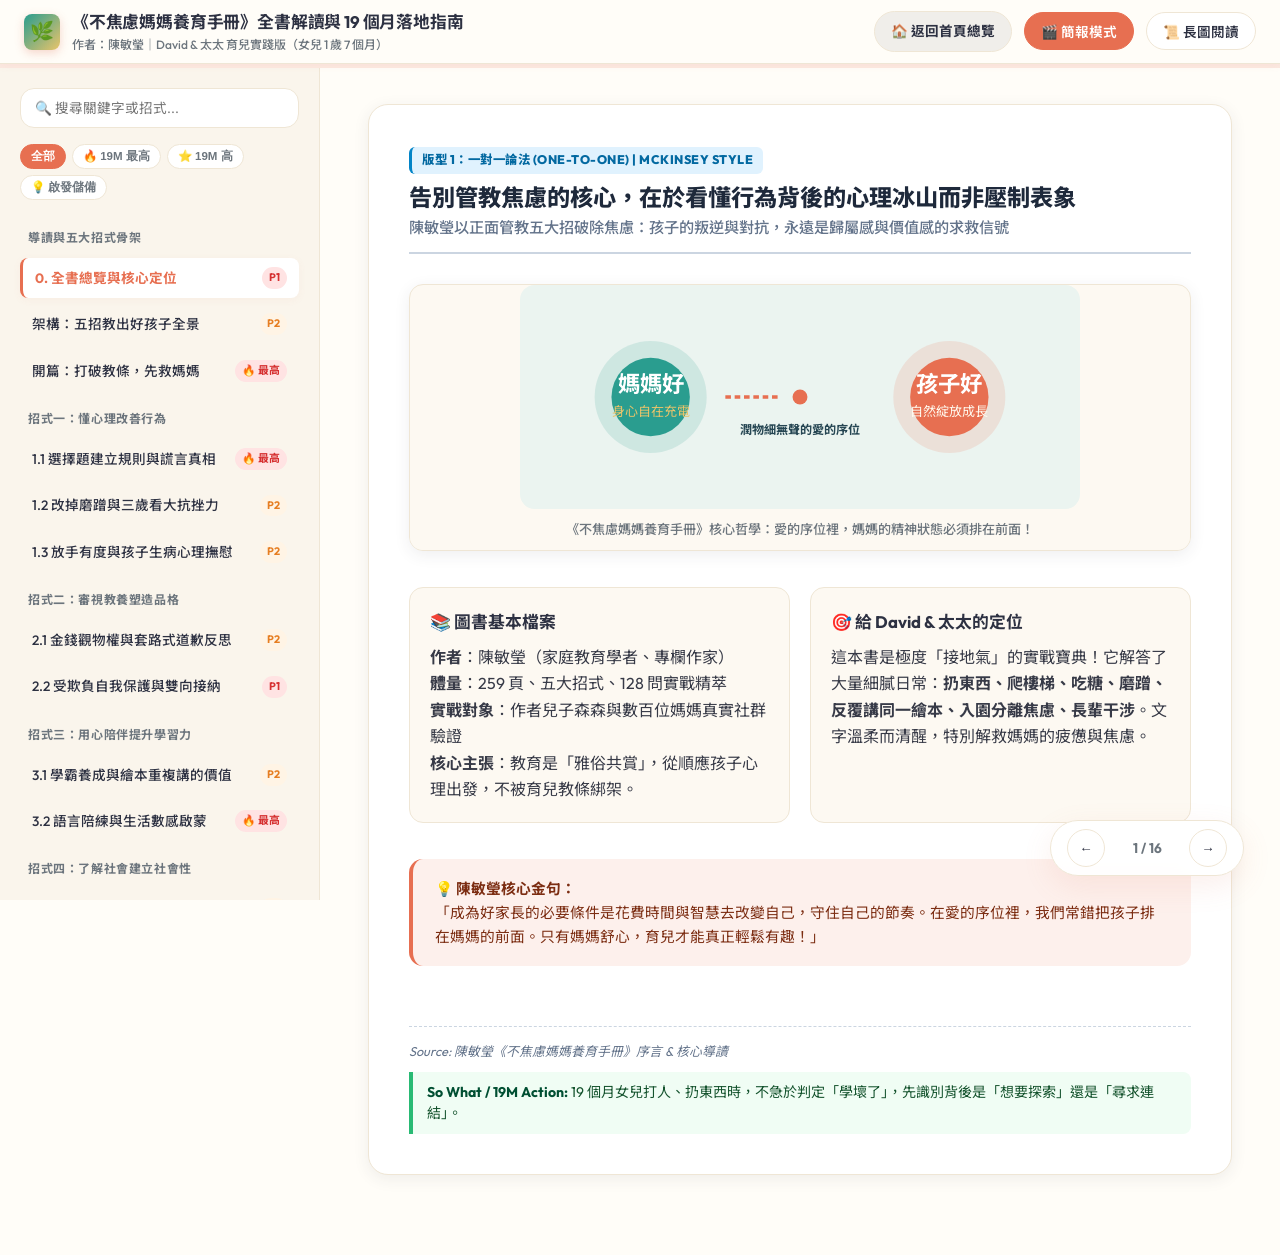
<file: book-anxiety-free.html>
<!DOCTYPE html>
<html lang="zh-TW">
<head>
  <meta charset="UTF-8">
  <meta name="viewport" content="width=device-width, initial-scale=1.0">
  <title>《不焦慮媽媽養育手冊》全書章節解讀與 19 個月落地指南 | 互動簡報</title>
  <!-- Google Fonts -->
  <link rel="preconnect" href="https://fonts.googleapis.com">
  <link rel="preconnect" href="https://fonts.gstatic.com" crossorigin>
  <link href="https://fonts.googleapis.com/css2?family=Noto+Sans+TC:wght@400;500;700;800;900&family=Outfit:wght@400;600;700;800&family=Plus+Jakarta+Sans:wght@500;700;800&display=swap" rel="stylesheet">
  <link rel="stylesheet" href="styles.css">
  <style>
    :root {
      --primary-coral: #E76F51;
      --primary-coral-dark: #C85A3F;
      --sage-green: #2A9D8F;
      --sage-green-dark: #1E6F65;
      --sun-yellow: #E9C46A;
      --accent-blue: #264653;
    }
  </style>
</head>
<body class="mode-slide">

  <!-- Header App Bar -->
  <header class="app-header">
    <div class="header-brand">
      <div class="brand-icon" style="background: linear-gradient(135deg, #2A9D8F, #E9C46A);">🌿</div>
      <div class="brand-text">
        <h1>《不焦慮媽媽養育手冊》全書解讀與 19 個月落地指南</h1>
        <p>作者：陳敏瑩｜David & 太太 育兒實踐版（女兒 1 歲 7 個月）</p>
      </div>
    </div>
    <div class="header-controls">
      <a href="index.html" class="btn-toggle-mode" style="text-decoration: none; display: inline-flex; align-items: center; gap: 4px; background: rgba(0,0,0,0.06); color: var(--text-main); font-weight: 700;">🏠 返回首頁總覽</a>
      <button class="btn-toggle-mode active" id="btnModeSlide">🎬 簡報模式</button>
      <button class="btn-toggle-mode" id="btnModeScroll">📜 長圖閱讀</button>
    </div>
  </header>

  <!-- Progress Bar -->
  <div class="progress-bar-container">
    <div class="progress-bar-fill" id="progressBar" style="background: linear-gradient(90deg, #2A9D8F, #E76F51);"></div>
  </div>

  <!-- App Layout Container -->
  <div class="app-container">
    
    <!-- Sidebar Sitemap Navigation -->
    <aside class="app-sidebar" id="appSidebar">
      <div class="sidebar-search">
        <input type="text" id="searchInput" placeholder="🔍 搜尋關鍵字或招式...">
      </div>

      <div class="filter-tags">
        <button class="tag-btn active" data-filter="all">全部</button>
        <button class="tag-btn" data-filter="p1">🔥 19M 最高</button>
        <button class="tag-btn" data-filter="p2">⭐ 19M 高</button>
        <button class="tag-btn" data-filter="p3">💡 啟發儲備</button>
      </div>

      <nav class="nav-menu">
        <div class="nav-group-title">導讀與五大招式骨架</div>
        <a class="nav-item active" data-target="slide-m0" data-priority="p1">
          <span>0. 全書總覽與核心定位</span> <span class="priority-badge badge-p1">P1</span>
        </a>
        <a class="nav-item" data-target="slide-m-framework" data-priority="p2">
          <span>架構：五招教出好孩子全景</span> <span class="priority-badge badge-p2">P2</span>
        </a>
        <a class="nav-item" data-target="slide-m-intro" data-priority="p1">
          <span>開篇：打破教條，先救媽媽</span> <span class="priority-badge badge-p1">🔥 最高</span>
        </a>

        <div class="nav-group-title">招式一：懂心理改善行為</div>
        <a class="nav-item" data-target="slide-m1-1" data-priority="p1">
          <span>1.1 選擇題建立規則與謊言真相</span> <span class="priority-badge badge-p1">🔥 最高</span>
        </a>
        <a class="nav-item" data-target="slide-m1-2" data-priority="p2">
          <span>1.2 改掉磨蹭與三歲看大抗挫力</span> <span class="priority-badge badge-p2">P2</span>
        </a>
        <a class="nav-item" data-target="slide-m1-3" data-priority="p2">
          <span>1.3 放手有度與孩子生病心理撫慰</span> <span class="priority-badge badge-p2">P2</span>
        </a>

        <div class="nav-group-title">招式二：審視教養塑造品格</div>
        <a class="nav-item" data-target="slide-m2-1" data-priority="p2">
          <span>2.1 金錢觀物權與套路式道歉反思</span> <span class="priority-badge badge-p2">P2</span>
        </a>
        <a class="nav-item" data-target="slide-m2-2" data-priority="p1">
          <span>2.2 受欺負自我保護與雙向接納</span> <span class="priority-badge badge-p1">P1</span>
        </a>

        <div class="nav-group-title">招式三：用心陪伴提升學習力</div>
        <a class="nav-item" data-target="slide-m3-1" data-priority="p2">
          <span>3.1 學霸養成與繪本重複講的價值</span> <span class="priority-badge badge-p2">P2</span>
        </a>
        <a class="nav-item" data-target="slide-m3-2" data-priority="p1">
          <span>3.2 語言陪練與生活數感啟蒙</span> <span class="priority-badge badge-p1">🔥 最高</span>
        </a>

        <div class="nav-group-title">招式四：了解社會建立社會性</div>
        <a class="nav-item" data-target="slide-m4-1" data-priority="p2">
          <span>4.1 理性看早教與入園分離焦慮準備</span> <span class="priority-badge badge-p2">P2</span>
        </a>
        <a class="nav-item" data-target="slide-m4-2" data-priority="p3">
          <span>4.2 物權與集體融入、家園共育</span> <span class="priority-badge badge-p3">P3</span>
        </a>

        <div class="nav-group-title">招式五：智慧父母自省與自我</div>
        <a class="nav-item" data-target="slide-m5-1" data-priority="p1">
          <span>5.1 應對七嘴八舌與拯救母親自我感</span> <span class="priority-badge badge-p1">🔥 最高</span>
        </a>
        <a class="nav-item" data-target="slide-m5-2" data-priority="p2">
          <span>5.2 盲目讚賞危害與不貪心心法</span> <span class="priority-badge badge-p2">P2</span>
        </a>

        <div class="nav-group-title">實踐指南與總結</div>
        <a class="nav-item" data-target="slide-m-action19" data-priority="p1">
          <span>19 個月大衛家庭實戰行動清單</span> <span class="priority-badge badge-p1">🔥 核心落地</span>
        </a>
        <a class="nav-item" data-target="slide-m-conclusion" data-priority="p1">
          <span>結論：成為好家長的不焦慮宣告</span> <span class="priority-badge badge-p1">P1</span>
        </a>
      </nav>
    </aside>

    <!-- Main Content Area -->
    <main class="app-content">
      <div class="slides-container">

        <!-- Slide 0: Overview -->
        <section class="slide-card active-slide" id="slide-m0">
          <div class="action-title-box">
            <span class="archetype-tag mckinsey">版型 1：一對一論法 (One-to-One) | McKinsey Style</span>
            <h2 class="action-main-title">告別管教焦慮的核心，在於看懂行為背後的心理冰山而非壓制表象</h2>
            <p class="action-sub-lead">陳敏瑩以正面管教五大招破除焦慮：孩子的叛逆與對抗，永遠是歸屬感與價值感的求救信號</p>
          </div>
          <div class="slide-body">
            <figure class="slide-media">
              <svg viewBox="0 0 600 240" width="100%" style="max-width:560px; height:auto; display:block; margin:0 auto;">
                <rect width="600" height="240" rx="16" fill="#EBF4F0"/>
                <circle cx="140" cy="120" r="60" fill="#2A9D8F" opacity="0.15"/>
                <circle cx="140" cy="120" r="42" fill="#2A9D8F"/>
                <text x="140" y="115" font-size="24" fill="#FFFFFF" font-weight="bold" text-anchor="middle">媽媽好</text>
                <text x="140" y="140" font-size="14" fill="#E9C46A" text-anchor="middle">身心自在充電</text>
                
                <path d="M220 120 L280 120" stroke="#E76F51" stroke-width="4" stroke-dasharray="6 4"/>
                <circle cx="300" cy="120" r="8" fill="#E76F51"/>
                
                <circle cx="460" cy="120" r="60" fill="#E76F51" opacity="0.15"/>
                <circle cx="460" cy="120" r="42" fill="#E76F51"/>
                <text x="460" y="115" font-size="24" fill="#FFFFFF" font-weight="bold" text-anchor="middle">孩子好</text>
                <text x="460" y="140" font-size="14" fill="#FFF9EE" text-anchor="middle">自然綻放成長</text>
                <text x="300" y="160" font-size="13" fill="#264653" font-weight="bold" text-anchor="middle">潤物細無聲的愛的序位</text>
              </svg>
              <figcaption>《不焦慮媽媽養育手冊》核心哲學：愛的序位裡，媽媽的精神狀態必須排在前面！</figcaption>
            </figure>

            <div class="grid-2">
              <div class="feature-box">
                <div class="feature-title">📚 圖書基本檔案</div>
                <p><strong>作者</strong>：陳敏瑩（家庭教育學者、專欄作家）</p>
                <p><strong>體量</strong>：259 頁、五大招式、128 問實戰精萃</p>
                <p><strong>實戰對象</strong>：作者兒子森森與數百位媽媽真實社群驗證</p>
                <p><strong>核心主張</strong>：教育是「雅俗共賞」，從順應孩子心理出發，不被育兒教條綁架。</p>
              </div>

              <div class="feature-box">
                <div class="feature-title">🎯 給 David & 太太的定位</div>
                <p>這本書是極度「接地氣」的實戰寶典！它解答了大量細膩日常：<strong>扔東西、爬樓梯、吃糖、磨蹭、反覆講同一繪本、入園分離焦慮、長輩干涉</strong>。文字溫柔而清醒，特別解救媽媽的疲憊與焦慮。</p>
              </div>
            </div>

            <div class="callout callout-core">
              <strong>💡 陳敏瑩核心金句：</strong><br>
              「成為好家長的必要條件是花費時間與智慧去改變自己，守住自己的節奏。在愛的序位裡，我們常錯把孩子排在媽媽的前面。只有媽媽舒心，育兒才能真正輕鬆有趣！」
            </div>
            <div class="slide-footer-notes">
              <div class="source-line">Source: 陳敏瑩《不焦慮媽媽養育手冊》序言 & 核心導讀</div>
              <div class="so-what-box"><strong>So What / 19M Action:</strong> 19 個月女兒打人、扔東西時，不急於判定「學壞了」，先識別背後是「想要探索」還是「尋求連結」。</div>
            </div>
          </div>
        </section>

        <!-- Slide 1: Framework -->
        <section class="slide-card" id="slide-m-framework">
          <div class="action-title-box">
            <span class="archetype-tag mckinsey">版型 5：麥肯錫論法 (McKinsey Matrix) | McKinsey Style</span>
            <h2 class="action-main-title">五大正面管教核心招式，構建自律、情商與獨立人格的成長全景圖</h2>
            <p class="action-sub-lead">立規矩、懂心理、巧溝通、育品格、愛自己——五步循序推進破解媽媽育兒焦慮</p>
          </div>
          <div class="slide-body">
            <table class="custom-table">
              <thead>
                <tr>
                  <th>招式篇章</th>
                  <th>核心維度</th>
                  <th>關鍵議題與對策</th>
                  <th>19 個月相關度</th>
                </tr>
              </thead>
              <tbody>
                <tr>
                  <td><strong>招式一：心理與行為</strong></td>
                  <td>順應心理發展規律</td>
                  <td>選擇題立規則、磨蹭轉換、保護探索、生病身心撫慰</td>
                  <td><span class="priority-badge badge-p1">🔥 最高優先</span></td>
                </tr>
                <tr>
                  <td><strong>招式二：品格與教養</strong></td>
                  <td>深層教養與人格</td>
                  <td>金錢觀延遲滿足、拒絕套路式道歉、被欺負自衛、雙向接納</td>
                  <td><span class="priority-badge badge-p2">⭐ 高優先</span></td>
                </tr>
                <tr>
                  <td><strong>招式三：陪伴與學習力</strong></td>
                  <td>主動用腦與思維</td>
                  <td>好奇心心流、重複閱讀同一本、語言陪練、生活數感</td>
                  <td><span class="priority-badge badge-p1">🔥 語言/繪本最高</span></td>
                </tr>
                <tr>
                  <td><strong>招式四：社會性與幼兒園</strong></td>
                  <td>走向集體與社會化</td>
                  <td>早教迷思破解、幼兒園選校、入園分離焦慮三步預防、家園同盟</td>
                  <td><span class="priority-badge badge-p2">⭐ 提前佈局</span></td>
                </tr>
                <tr>
                  <td><strong>招式五：智慧父母自省</strong></td>
                  <td>心態修煉與自我重構</td>
                  <td>打破長輩七嘴八舌焦慮、盲目誇獎陷阱、拯救母親自我感、不貪心</td>
                  <td><span class="priority-badge badge-p1">🔥 夫妻共修最高</span></td>
                </tr>
              </tbody>
            </table>

            <div class="callout callout-tip">
              <strong>🌟 邏輯遞進鏈條：</strong><br>
              先懂心理（懂孩子） ➔ 審視教養（立品格） ➔ 用心陪伴（育能力） ➔ 理解社會（拓邊界） ➔ <strong>終點回歸父母自省與自我安頓</strong>。整本書以「隨俗雅化」為軸，絕非高高在上的說教。
            </div>
            <div class="slide-footer-notes">
              <div class="source-line">Source: 《不焦慮媽媽養育手冊》全書架構與五大招模組</div>
              <div class="so-what-box"><strong>So What / 19M Action:</strong> 規矩不是用來限制自由，而是給孩子建立起安全感的心理邊界。</div>
            </div>
          </div>
        </section>

        <!-- Slide 2: Intro 开篇 -->
        <section class="slide-card" id="slide-m-intro">
          <div class="action-title-box">
            <span class="archetype-tag bcg">版型 6：對立論法 (Opposition) | BCG Style</span>
            <h2 class="action-main-title">破除完美媽媽迷思：從內耗焦慮轉向溫和而堅定的 60 分足夠好父母</h2>
            <p class="action-sub-lead">完美追求只會放大無力感與指責，接納自己的不完美才能為孩子創造寬鬆有韌性的成長氛圍</p>
          </div>
          <div class="slide-body">
            <figure class="slide-media">
              <svg viewBox="0 0 600 220" width="100%" style="max-width:560px; height:auto; display:block; margin:0 auto;">
                <rect width="600" height="220" rx="16" fill="#FFF9EE"/>
                <rect x="30" y="35" width="250" height="150" rx="12" fill="#FFFFFF" stroke="#E76F51" stroke-width="2"/>
                <text x="155" y="65" font-size="16" font-weight="bold" fill="#E76F51" text-anchor="middle">❌ 教條式完美養育</text>
                <text x="50" y="95" font-size="13" fill="#6C757D">• 盲目執著全母乳/看鐘餵奶</text>
                <text x="50" y="120" font-size="13" fill="#6C757D">• 照書養娃，稍有差錯便自責</text>
                <text x="50" y="145" font-size="13" fill="#6C757D">• 媽媽疲憊崩潰、家庭衝突起</text>
                <text x="155" y="172" font-size="12" fill="#E76F51" font-weight="bold" text-anchor="middle">結局：空杯耗竭，孩子更難帶</text>

                <text x="300" y="115" font-size="22" fill="#2A9D8F" font-weight="bold" text-anchor="middle">➔</text>

                <rect x="320" y="35" width="250" height="150" rx="12" fill="#FFFFFF" stroke="#2A9D8F" stroke-width="2"/>
                <text x="445" y="65" font-size="16" font-weight="bold" fill="#2A9D8F" text-anchor="middle">🟢 不焦慮自然養育</text>
                <text x="340" y="95" font-size="13" fill="#2D3142">• 「看孩子，別看鐘」</text>
                <text x="340" y="120" font-size="13" fill="#2D3142">• 媽媽好心情比教條更重要</text>
                <text x="340" y="145" font-size="13" fill="#2D3142">• 允許不完美，守住自己的節奏</text>
                <text x="445" y="172" font-size="12" fill="#2A9D8F" font-weight="bold" text-anchor="middle">結局：家庭溫暖，孩子自信安穩</text>
              </svg>
              <figcaption>育兒最大的陷阱不是「愛不夠」，而是被教條裹挾導致的身心耗竭！</figcaption>
            </figure>

            <div class="grid-2">
              <div class="feature-box">
                <div class="feature-title">⚠️ 作者血淚自述：全母乳的執念</div>
                <p>作者堅持全母乳到 1 歲 3 個月，逼自己每天喝不喜歡的湯、沒日沒夜餵奶兼顧工作，結果<strong>平均每月小病一次</strong>，甚至大病一場才被迫斷奶。她的朋友堅持全母乳到 2 歲半，結果家庭矛盾爆發、精神崩潰走不出陰影。</p>
              </div>

              <div class="feature-box">
                <div class="feature-title">✨ 「看孩子，別看鐘」的智慧</div>
                <p>書本上言之鑿鑿的教條，只有化為讓媽媽舒心暢快的心境時才具有滋養力。<strong>如果某個育兒標準讓媽媽感到神經緊繃、疲憊不堪，請果斷放下！</strong> 媽媽的好狀態，才是孩子最好的成長土壤。</p>
              </div>
            </div>

            <div class="callout callout-action">
              <strong>🛠️ 大衛與太太本週自檢：</strong><br>
              檢查家裡是否有「某個讓太太或彼此感到無比壓力的標準」？允許自己不用當 100 分完美父母。只要整體是有愛的、規律的，<strong>「好媽媽是 60-80 分且笑口常開的媽媽」</strong>！
            </div>
            <div class="slide-footer-notes">
              <div class="source-line">Source: 《不焦慮媽媽養育手冊》開篇「焦慮媽媽的內心解毒」</div>
              <div class="so-what-box"><strong>So What / 19M Action:</strong> 父母偶爾感到疲憊或煩躁完全正常，坦承情緒並做好自我關懷，是給女兒最好的情緒示範。</div>
            </div>
          </div>
        </section>

        <!-- Slide 3: 招式一 (1-2) -->
        <section class="slide-card" id="slide-m1-1">
          <div class="action-title-box">
            <span class="archetype-tag mckinsey">版型 3：結合論法 (Combined Tree) | McKinsey Style</span>
            <h2 class="action-main-title">招式一：清晰規則與幼兒心理認知結合，才能讓規矩真正扎根生效</h2>
            <p class="action-sub-lead">1-3 歲自我意識爆發期，規矩必須少而精、具體可執行，並與幼兒認知發育階段相匹配</p>
          </div>
          <div class="slide-body">
            <div class="callout callout-core">
              <strong>🌟 1.1 選擇題的魔力：</strong><br>
              直接給指令會激發幼兒的「逆反本能」；但給孩子 <strong>2-3 個你預設好的有限選擇</strong>，孩子體驗到的是「我擁有控制權」，從而欣然履行約定！
            </div>

            <div class="grid-2">
              <div class="feature-box">
                <div class="feature-title">🥫 案例：森森丟襪子與玩水</div>
                <p>森森 1 歲多愛扔東西、享受把手放在樓梯扶手滑上滑下。作者沒有制止，而是<strong>「把能扔的都給他盡情扔」</strong>（襪子、軟積木、海綿盒），不能扔的堅決收好。<strong>尊重孩子探索空間的慾望，孩子感受到充分理解，未來就會把理解奉還給父母。</strong></p>
              </div>

              <div class="feature-box">
                <div class="feature-title">🤥 1.2 孩子「說謊」的真相</div>
                <p>幼兒（尤其 2-4 歲）的謊言通常源自：<strong>① 想像與現實混淆；② 趨利避害逃避責罰；③ 渴望被認同</strong>。強迫孩子「實話實說」只會逼出更狡猾的偽裝。父母應先同理：「我知道你希望杯子沒打破，對嗎？我們一起擦乾淨。」</p>
              </div>
            </div>

            <table class="custom-table">
              <thead>
                <tr>
                  <th>場景</th>
                  <th>❌ 傳統命令式 (引發對抗)</th>
                  <th>🟢 陳敏瑩選擇題招式 (順利合作)</th>
                </tr>
              </thead>
              <tbody>
                <tr>
                  <td><strong>出門穿鞋</strong></td>
                  <td>「快點穿鞋子！別磨蹭！」</td>
                  <td>「今天想穿紅色小皮鞋，還是這雙小白布鞋？你來挑！」</td>
                </tr>
                <tr>
                  <td><strong>吃水果</strong></td>
                  <td>「必須把蘋果吃完！」</td>
                  <td>「你是想先吃一小塊蘋果，還是先吃一顆小藍莓？」</td>
                </tr>
                <tr>
                  <td><strong>睡前收玩具</strong></td>
                  <td>「不要玩了，馬上收起來！」</td>
                  <td>「我們是一起把小熊放回籃子，還是先把小積木送回家？」</td>
                </tr>
              </tbody>
            </table>

            <div class="callout callout-action">
              <strong>🛠️ 19 個月女兒落地實戰：</strong><br>
              女兒現在 1 歲 7 個月，自我意識強烈。<strong>每天至少創造 3 次「實物二選一」的選擇題！</strong>（手裡拿著兩件衣服、兩雙鞋、兩個杯子）。讓她親手拿，尊重她的小決定。
            </div>
            <div class="slide-footer-notes">
              <div class="source-line">Source: 《不焦慮媽媽養育手冊》招式一 1.1~1.2 節</div>
              <div class="so-what-box"><strong>So What / 19M Action:</strong> 19 個月全家統一守護三條底線安全規則（安全、不傷人、不毀壞），其餘大膽放手探索。</div>
            </div>
          </div>
        </section>

        <!-- Slide 4: 招式一 (3-5) -->
        <section class="slide-card" id="slide-m1-2">
          <div class="action-title-box">
            <span class="archetype-tag accenture">版型 4：連鎖論法 (Chain / Flow) | Accenture Style</span>
            <h2 class="action-main-title">招式一：應對幼兒叛逆的三問溝通法，將衝突逆轉為情緒合作時機</h2>
            <p class="action-sub-lead">看見感受 ➔ 確認需求 ➔ 提供可接受的替代選擇，三步化解幼兒哭鬧執拗</p>
          </div>
          <div class="slide-body">
            <figure class="slide-media">
              <svg viewBox="0 0 600 200" width="100%" style="max-width:560px; height:auto; display:block; margin:0 auto;">
                <rect width="600" height="200" rx="16" fill="#EBF1F7"/>
                <circle cx="100" cy="100" r="50" fill="#3D5A80"/>
                <text x="100" y="95" font-size="16" fill="#fff" font-weight="bold" text-anchor="middle">催促吼叫</text>
                <text x="100" y="118" font-size="12" fill="#E9C46A" text-anchor="middle">「快點！快點！」</text>

                <path d="M170 100 L240 100" stroke="#E76F51" stroke-width="3" stroke-dasharray="4 4"/>
                <text x="205" y="90" font-size="12" fill="#E76F51" text-anchor="middle">無效反抗</text>

                <circle cx="300" cy="100" r="50" fill="#E76F51"/>
                <text x="300" y="95" font-size="16" fill="#fff" font-weight="bold" text-anchor="middle">大腦宕機</text>
                <text x="300" y="118" font-size="12" fill="#fff" text-anchor="middle">動作更僵慢</text>

                <path d="M370 100 L440 100" stroke="#2A9D8F" stroke-width="4"/>
                <text x="405" y="90" font-size="12" fill="#2A9D8F" text-anchor="middle">轉換為</text>

                <circle cx="500" cy="100" r="50" fill="#2A9D8F"/>
                <text x="500" y="95" font-size="16" fill="#fff" font-weight="bold" text-anchor="middle">趣味遊戲化</text>
                <text x="500" y="118" font-size="12" fill="#FFF9EE" text-anchor="middle">啟動內在馬達</text>
              </svg>
              <figcaption>幼兒沒有成人的抽象時間觀念。催促只會激發對抗，遊戲化才能啟動主動性！</figcaption>
            </figure>

            <div class="grid-3">
              <div class="feature-box">
                <div class="feature-title">⏳ 改掉磨蹭只需「趣味」</div>
                <p>孩子慢是因為「大人急，孩子不懂時間」。把催促換成遊戲：「我們來比比誰像小火車開得快？」「牙刷小精靈要出發啦！」</p>
              </div>

              <div class="feature-box">
                <div class="feature-title">🌱 「三歲看大」絕非「定大」</div>
                <p>3 歲奠定的是<strong>安全感、信任感和大腦神經突觸基礎</strong>，但絕非性格不可變！不要在幼年給孩子貼「膽小」、「笨拙」的終身標籤。</p>
              </div>

              <div class="feature-box">
                <div class="feature-title">🛡️ 從脆弱到勇敢的墊腳石</div>
                <p>孩子哭泣受挫時，父母要做「情緒安全墊」，先擁抱接納脆弱，等情緒平復後，再陪他邁出微小的一步（最近發展區拆解）。</p>
              </div>
            </div>

            <div class="callout callout-action">
              <strong>🛠️ 19 個月女兒落地實戰：</strong><br>
              女兒摔倒或玩具被拿走時，不要說「這有什麼好哭的/勇敢點」，而是蹲下說：「摔痛了對嗎？爸爸抱抱。」當她被撫慰後，她會比你想像中更快笑著站起來！
            </div>
            <div class="slide-footer-notes">
              <div class="source-line">Source: 《不焦慮媽媽養育手冊》招式一 1.3~1.5 節</div>
              <div class="so-what-box"><strong>So What / 19M Action:</strong> 當女兒拒絕收玩具時：「妳還想繼續玩對不對（看見感受），但我們要吃飯囉，妳想牽著小鴨還是小熊去洗手？」</div>
            </div>
          </div>
        </section>

        <!-- Slide 5: 招式一 (6-7) -->
        <section class="slide-card" id="slide-m1-3">
          <div class="action-title-box">
            <span class="archetype-tag bcg">版型 1：一對一論法 (One-to-One) | BCG Style</span>
            <h2 class="action-main-title">招式一：守住愛的邊界，生病與分離焦慮期以高濃度安全感為第一要務</h2>
            <p class="action-sub-lead">幼兒身體不適或環境變動時倒退是正常防禦機制，及時給予溫暖擁抱勝過任何生硬說理</p>
          </div>
          <div class="slide-body">
            <div class="grid-2">
              <div class="feature-box">
                <div class="feature-title">🪁 1.6 放手有度的黃金法則</div>
                <p><strong>「在安全邊界內極致放手，在危險紅線上溫和堅定。」</strong><br>
                孩子能自己拿勺子、端小杯子、爬低矮斜坡，就堅決不插手；但涉及電源插座、馬路邊、燙水，必須第一時間物理隔離並設紅線。</p>
              </div>

              <div class="feature-box">
                <div class="feature-title">💊 1.7 孩子生病：身心連接撫慰</div>
                <p>孩子生病發燒時，除了科學求醫、對症下藥，最需要的是<strong>「心理確定感」</strong>。生病會讓幼兒產生退行（黏人、哭鬧），這是天性呼喚安全感。此時給予充分肌膚接觸與陪伴，能極大促進免疫恢復。</p>
              </div>
            </div>

            <table class="custom-table">
              <thead>
                <tr>
                  <th>維度</th>
                  <th>過度保護 (剝奪成長)</th>
                  <th>放手有度 (適度腳手架)</th>
                  <th>粗暴放任 (缺乏邊界)</th>
                </tr>
              </thead>
              <tbody>
                <tr>
                  <td><strong>自主進食</strong></td>
                  <td>怕弄髒衣服，全程餵飯</td>
                  <td>鋪好防髒墊，給短柄勺讓她抓握自吃</td>
                  <td>不管食物掉地上髒了繼續吃</td>
                </tr>
                <tr>
                  <td><strong>大動作探索</strong></td>
                  <td>不准走樓梯、不准碰泥巴</td>
                  <td>扶著小手走樓梯，在安全公園盡情踩葉子</td>
                  <td>任由在危險高處攀爬無人看管</td>
                </tr>
                <tr>
                  <td><strong>生病照顧</strong></td>
                  <td>焦慮自責、慌亂抱怨</td>
                  <td>科學降溫給藥 + 溫柔擁抱肌膚相親</td>
                  <td>忽視情緒，粗暴灌藥批評哭鬧</td>
                </tr>
              </tbody>
            </table>

            <div class="callout callout-action">
              <strong>🛠️ 19 個月女兒落地實戰：</strong><br>
              家裡設置「防髒探索區」。吃飯時允許她手抓、湯匙戳，只要食物在餐盤範圍內就絕不制止。擦桌子時遞給她一塊小抹布一起擦！
            </div>
            <div class="slide-footer-notes">
              <div class="source-line">Source: 《不焦慮媽媽養育手冊》招式一 1.6~1.7 節</div>
              <div class="so-what-box"><strong>So What / 19M Action:</strong> 生病或出門分離時，允許女兒黏人，用溫柔眼神與撫摸快速修復安全感。</div>
            </div>
          </div>
        </section>

        <!-- Slide 6: 招式二 (1-3) -->
        <section class="slide-card" id="slide-m2-1">
          <div class="action-title-box">
            <span class="archetype-tag mckinsey">版型 2：並列論法 (Parallel) | McKinsey Style</span>
            <h2 class="action-main-title">招式二：深諳行為背後的心理冰山，精準排查哭鬧抓人背後的深層動機</h2>
            <p class="action-sub-lead">尋求關注、爭取權力、報復挫折、自暴自棄——讀懂四種錯誤目的才能精準拆招</p>
          </div>
          <div class="slide-body">
            <div class="grid-3">
              <div class="feature-box">
                <div class="feature-title">💰 2.1 金錢觀談的不是錢</div>
                <p>是<strong>「延遲滿足」與「價值取捨」</strong>。在超市指著標價讀給孩子聽，讓孩子親手遞錢找零，明白「錢花完了就沒有了，需要等待與計劃」。</p>
              </div>

              <div class="feature-box">
                <div class="feature-title">🙅 2.2 套路式道歉無用</div>
                <p>逼孩子說「對不起」只是教他用話術逃避懲罰。真正的教養是引導修復動作：「你看弟弟哭了，我們一起去拿紙巾幫他擦擦。」</p>
              </div>

              <div class="feature-box">
                <div class="feature-title">❤️ 2.3 感恩無需刻意說教</div>
                <p>苦難式「媽媽為了你多辛苦」會壓垮孩子產生內疚感。<strong>愛是自然流淌的，父母先熱愛生活、彼此感恩，孩子耳濡目染自然懂愛。</strong></p>
              </div>
            </div>

            <div class="callout callout-core">
              <strong>🌟 陳敏瑩犀利觀點：</strong><br>
              「我們不需要功利性的感恩教育。許多家長一邊對孩子宣稱無私奉獻，一邊用『我為你付出這麼多你還不聽話』來道德綁架。健康的愛是：我愛你，因為你是我的孩子；我給予你，因為這帶給我幸福。」
            </div>

            <div class="callout callout-action">
              <strong>🛠️ 19 個月女兒落地實戰：</strong><br>
              當女兒不小心推到別人或碰掉東西時，<strong>絕不強逼她低頭說「對不起」</strong>。爸爸媽媽走上前示範：「啊，小熊摔倒了，我們輕輕幫它扶起來，揉一揉。」女兒會跟著學修復動作。
            </div>
            <div class="slide-footer-notes">
              <div class="source-line">Source: 《不焦慮媽媽養育手冊》招式二 2.1~2.3 節</div>
              <div class="so-what-box"><strong>So What / 19M Action:</strong> 19 個月打人抓人多為「尋求關注」或「語言跟不上」，切忌打手懲罰，握住手溫柔說：「手是用來抱抱的」。</div>
            </div>
          </div>
        </section>

        <!-- Slide 7: 招式二 (4-5) -->
        <section class="slide-card" id="slide-m2-2">
          <div class="action-title-box">
            <span class="archetype-tag accenture">版型 6：對立論法 (Opposition) | Accenture Style</span>
            <h2 class="action-main-title">招式二：停止「貼標籤」與無效說教，透過言傳身教示範正確互動模式</h2>
            <p class="action-sub-lead">負面標籤會成為孩子的自我預言，父母的身體力行是孩子最精準的模仿鏡子</p>
          </div>
          <div class="slide-body">
            <figure class="slide-media">
              <svg viewBox="0 0 600 200" width="100%" style="max-width:560px; height:auto; display:block; margin:0 auto;">
                <rect width="600" height="200" rx="16" fill="#FFFDF8" stroke="#EFE6D5"/>
                <circle cx="160" cy="100" r="55" fill="#E07A5F" opacity="0.15"/>
                <text x="160" y="90" font-size="16" font-weight="bold" fill="#E07A5F" text-anchor="middle">父母接納孩子</text>
                <text x="160" y="115" font-size="12" fill="#6C757D" text-anchor="middle">接納情緒、氣質與節奏</text>

                <path d="M240 85 L360 85" stroke="#81B29A" stroke-width="3"/>
                <text x="300" y="75" font-size="12" fill="#81B29A" font-weight="bold" text-anchor="middle">滋養信任與安全感</text>

                <path d="M360 115 L240 115" stroke="#F2CC8F" stroke-width="3"/>
                <text x="300" y="135" font-size="12" fill="#D4A24E" font-weight="bold" text-anchor="middle">示範真實、接納父母脆弱</text>

                <circle cx="440" cy="100" r="55" fill="#81B29A" opacity="0.15"/>
                <text x="440" y="90" font-size="16" font-weight="bold" fill="#4F7965" text-anchor="middle">孩子接納父母</text>
                <text x="440" y="115" font-size="12" fill="#6C757D" text-anchor="middle">體諒疲憊、彼此陪伴成長</text>
              </svg>
              <figcaption>真正的親子關係是「雙向接納」：父母敢於展現真實，孩子才能學會真正的體諒！</figcaption>
            </figure>

            <div class="grid-2">
              <div class="feature-box">
                <div class="feature-title">🛡️ 2.4 被打受欺負：如何「鎧甲加身」？</div>
                <p>1. <strong>堅定大聲喊「不行！不可以打我！」</strong>（身體邊界的第一道防線）<br>
                2. <strong>迅速撤離到安全大人身旁</strong>（尋求支持不是軟弱）<br>
                3. <strong>父母做最堅實後盾</strong>，絕不批評「你怎麼那麼沒用」，給予滿滿的安全感。</p>
              </div>

              <div class="feature-box">
                <div class="feature-title">🤝 2.5 雙向接納：接納父母的不完美</div>
                <p>作者累的時候會跟森森說：「媽媽今天工作很累，頭有點痛，你能輕輕抱抱我嗎？」孩子會溫柔地捶背、拿毯子。<strong>父母不要偽裝成無所不能的神，誠實表達感受，孩子才能發展出真同理心！</strong></p>
              </div>
            </div>

            <div class="callout callout-action">
              <strong>🛠️ 19 個月女兒落地實戰：</strong><br>
              下班回家很累時，真誠地跟女兒說：「爸爸/媽媽今天好想妳，但現在有點累，我們一起在沙發上抱著休息 5 分鐘好嗎？」女兒聽得懂溫柔的語氣，她會很安靜地靠著你。
            </div>
            <div class="slide-footer-notes">
              <div class="source-line">Source: 《不焦慮媽媽養育手冊》招式二 2.4~2.5 節</div>
              <div class="so-what-box"><strong>So What / 19M Action:</strong> 絕不在親友面前說女兒「害羞、愛發脾氣」，主動替她建立正面期待。</div>
            </div>
          </div>
        </section>

        <!-- Slide 8: 招式三 (1-2) -->
        <section class="slide-card" id="slide-m3-1">
          <div class="action-title-box">
            <span class="archetype-tag bcg">版型 7：比較論法 (Comparison) | BCG Style</span>
            <h2 class="action-main-title">招式三：非暴力溝通與繪本共讀共振，讓幼兒情緒在故事中獲得投射</h2>
            <p class="action-sub-lead">客觀描述事實而非指責，結合繪本角色投射，幫助低齡幼兒具象化感知抽象情緒</p>
          </div>
          <div class="slide-body">
            <div class="callout callout-core">
              <strong>📖 為什麼 6 歲前孩子總要求「重複講同一個故事」？</strong><br>
              家長常覺得枯燥或以為孩子在挑釁。其實：孩子透過重複講授不斷吸取養分，在每一次重複中驗證自己的預期，<strong>從「已知」中獲得極大的安全感與控制感</strong>，這是大腦建立深層記憶與思維迴路的關鍵期！
            </div>

            <div class="grid-2">
              <div class="feature-box">
                <div class="feature-title">🧠 3.1 學霸養成：主動用腦 vs 被動用腦</div>
                <p>早期視野越寬廣，未來學新知識越自信。但<strong>前提必須是「主動體驗」</strong>！不是灌輸死知識，而是帶孩子看真植物蒸騰、水流漩渦，用生動形象的語言啟發觀察，保護內在求知慾。</p>
              </div>

              <div class="feature-box">
                <div class="feature-title">📚 3.2 親子閱讀：激發興趣而非識字</div>
                <p>閱讀是一切學習的發動機。早期閱讀的目標只有一個：<strong>讓孩子覺得書裡的世界太好玩了！</strong> 絕不要指著字逼孩子認讀或考試般提問，順著孩子的眼神走。</p>
              </div>
            </div>

            <table class="custom-table">
              <thead>
                <tr>
                  <th>閱讀態度</th>
                  <th>❌ 功利型家長做法</th>
                  <th>🟢 不焦慮陪伴型做法 (陳敏瑩)</th>
                </tr>
              </thead>
              <tbody>
                <tr>
                  <td><strong>面對重複</strong></td>
                  <td>「這本讀了幾十遍了，換一本新的！」</td>
                  <td>欣然滿足，在重複中微調語調、發現新細節</td>
                </tr>
                <tr>
                  <td><strong>互動方式</strong></td>
                  <td>「這隻小鴨是什麼顏色？快回答！」</td>
                  <td>「哇！小鴨撲通跳進水裡了，你看濺起好多水花！」</td>
                </tr>
                <tr>
                  <td><strong>閱讀節奏</strong></td>
                  <td>必須從第一頁規規矩矩念到最後一頁</td>
                  <td>允許跳頁、倒著看、甚至只停留在最喜歡的那一頁</td>
                </tr>
              </tbody>
            </table>

            <div class="callout callout-action">
              <strong>🛠️ 19 個月女兒落地實戰：</strong><br>
              女兒如果有特別迷戀的一兩本繪本（每天要翻 10 次），請<strong>無條件滿足她</strong>！指著圖案裡的動物、物品叫名字，配合豐富的擬聲詞（「汪汪」、「轟隆隆」），這正是她大腦突觸瘋狂連結的黃金時刻。
            </div>
            <div class="slide-footer-notes">
              <div class="source-line">Source: 《不焦慮媽媽養育手冊》招式三 3.1~3.2 節</div>
              <div class="so-what-box"><strong>So What / 19M Action:</strong> 挑選《菲菲生氣了》、《彩色怪獸》等情緒繪本，在 19 個月女兒平靜時共讀演練。</div>
            </div>
          </div>
        </section>

        <!-- Slide 9: 招式三 (3-4) -->
        <section class="slide-card" id="slide-m3-2">
          <div class="action-title-box">
            <span class="archetype-tag accenture">版型 2：並列論法 (Parallel) | Accenture Style</span>
            <h2 class="action-main-title">招式三：啟發式提問替代命令，將日常生活對話轉化為思考與數感啟蒙</h2>
            <p class="action-sub-lead">啟發式提問引導思考、生活化數學感知空間，讓每一次日常對話都有認知增益</p>
          </div>
          <div class="slide-body">
            <div class="grid-2">
              <div class="feature-box">
                <div class="feature-title">🗣️ 3.3 語言陪練的四大法寶</div>
                <p>1. <strong>跟隨注意力解說</strong>：說她正看著的東西，不做考官做解說員。<br>
                2. <strong>句子擴展法</strong>：孩子說「狗狗」，大人回「對，是一隻毛茸茸的小白狗在搖尾巴」。<br>
                3. <strong>豐富擬聲詞與動態詞</strong>：咕嚕嚕、撲通、滑下來。<br>
                4. <strong>耐心等待 3-5 秒</strong>：幼兒大腦需要時間組織輸出，不要搶答！</p>
              </div>

              <div class="feature-box">
                <div class="feature-title">🔢 3.4 數學玩的是數感與生活邏輯</div>
                <p>幼兒數學不是背加減法！<br>
                - <strong>生活量詞與比較</strong>：大蘋果 vs 小葡萄、多與少<br>
                - <strong>空間方位感</strong>：在沙發上面、在盒子裡面<br>
                - <strong>爬樓梯數階梯</strong>：1, 2, 3... 建立自然節奏<br>
                - <strong>分食物對應</strong>：爸爸一個，媽媽一個，寶寶一個（一一對應）</p>
              </div>
            </div>

            <div class="callout callout-core">
              <strong>🌟 陳敏瑩生活數感案例：</strong><br>
              森森小時候走樓梯，作者每次都和他一起數樓層：「701、702、703...」在生活中融入數感。分點心時一人一個，去超市拿 3 個蘋果。孩子從來沒覺得數學是枯燥的負擔，而是生活中的有趣遊戲。
            </div>

            <div class="callout callout-action">
              <strong>🛠️ 19 個月女兒落地實戰（每天 3 件事）：</strong><br>
              1. 走樓梯或抱著爬樓時，嘴裡念「1、2、3、4、5」；<br>
              2. 吃藍莓或餅乾時：「這是爸爸的，這是媽媽的，這是寶貝的」；<br>
              3. 用「句子擴展術」回應她所有的單詞發音！
            </div>
            <div class="slide-footer-notes">
              <div class="source-line">Source: 《不焦慮媽媽養育手冊》招式三 3.3~3.4 節</div>
              <div class="so-what-box"><strong>So What / 19M Action:</strong> 「這隻襪子是哪一隻腳的呀？」多問開放式問題，刺激幼兒主動思考與發音。</div>
            </div>
          </div>
        </section>

        <!-- Slide 10: 招式四 (1-3) -->
        <section class="slide-card" id="slide-m4-1">
          <div class="action-title-box">
            <span class="archetype-tag accenture">版型 4：連鎖論法 (Chain / Flow) | Accenture Style</span>
            <h2 class="action-main-title">招式四：生活自理是自律的母體，建立秩序感與自主生活常規閉環</h2>
            <p class="action-sub-lead">穿衣、吃飯、收拾玩具三大日常環節，是培養獨立人格與自信心的最平民練習場</p>
          </div>
          <div class="slide-body">
            <div class="grid-3">
              <div class="feature-box">
                <div class="feature-title">🎯 4.1 早教本質是教父母</div>
                <p>早教的主角是家長，家庭才是最好的早教場！生活裡的落葉、小石子、日常對話，比昂貴早教機構昂貴教具有效十倍。</p>
              </div>

              <div class="feature-box">
                <div class="feature-title">🏫 4.2 如何挑選幼兒園？</div>
                <p>不迷信豪華硬體，重在<strong>「老師的眼裡有沒有光與愛」</strong>、戶外活動時間長短、生活常規是否尊重幼兒節奏、離家距離近。</p>
              </div>

              <div class="feature-box">
                <div class="feature-title">🎒 4.3 分離焦慮超前準備</div>
                <p>入園前半年開始做：生活作息調整同步、自理能力小訓練（脫鞋/洗手）、提前熟悉幼兒園路線、固定告別儀式。</p>
              </div>
            </div>

            <table class="custom-table">
              <thead>
                <tr>
                  <th>分離焦慮階段</th>
                  <th>常見錯誤行為</th>
                  <th>陳敏瑩科學應對招式</th>
                </tr>
              </thead>
              <tbody>
                <tr>
                  <td><strong>入園前準備期</strong></td>
                  <td>嚇唬孩子：「你再不聽話送幼兒園讓老師收拾你！」</td>
                  <td>共讀入園繪本，傳遞幼兒園有好玩的滑梯與新朋友</td>
                </tr>
                <tr>
                  <td><strong>告別當下</strong></td>
                  <td>趁孩子不注意偷偷溜走、或在門口依依不捨痛哭</td>
                  <td>微笑堅定抱抱，說出精確時間：「下午吃完點心媽媽就來接你！」</td>
                </tr>
                <tr>
                  <td><strong>放學接回時</strong></td>
                  <td>盤問：「今天有沒有人欺負你？吃飽了沒有？」</td>
                  <td>張開雙臂熱情擁抱：「媽媽好高興見到你，今天有什麼好玩的事？」</td>
                </tr>
              </tbody>
            </table>

            <div class="callout callout-action">
              <strong>🛠️ 19 個月女兒落地實戰：</strong><br>
              雖然離 3 歲幼兒園還早，但現在就要把「絕不偷溜」刻入骨髓！爸爸媽媽出門倒垃圾、上班，每次都走到她面前揮手說再見，準時回來後第一時間大聲說：「爸爸說會回來，爸爸回來囉！」
            </div>
            <div class="slide-footer-notes">
              <div class="source-line">Source: 《不焦慮媽媽養育手冊》招式四 4.1~4.3 節</div>
              <div class="so-what-box"><strong>So What / 19M Action:</strong> 19 個月放手讓女兒自己握湯匙吃飯、把脫下的鞋子放進鞋櫃，哪怕慢也要守護這份成就感。</div>
            </div>
          </div>
        </section>

        <!-- Slide 11: 招式四 (4-7) -->
        <section class="slide-card" id="slide-m4-2">
          <div class="action-title-box">
            <span class="archetype-tag bcg">版型 8：BCG 論法 (BCG 2×2 Matrix) | BCG Style</span>
            <h2 class="action-main-title">招式四：依「社會意願」與「抗挫力」定位品格培養，塑造堅毅樂觀特質</h2>
            <p class="action-sub-lead">分享不強迫、抗挫重引導，在適度挫折中培養解決問題的主動性</p>
          </div>
          <div class="slide-body">
            <div class="grid-2">
              <div class="feature-box">
                <div class="feature-title">🧸 4.4 孩子「自私不肯分」？</div>
                <p>幼兒必須先建立清晰的<strong>「物權邊界」</strong>，確信「這是我的，不會被強行奪走」，未來才有心理能量主動分享。強迫分享只會造成深層匱乏感。</p>
              </div>

              <div class="feature-box">
                <div class="feature-title">🤝 4.5 與老師溝通的同盟藝術</div>
                <p>不做居高臨下的挑剔者，也不做盲目退縮的旁觀者。帶著尊重、感激與具體觀察跟老師對話，<strong>把老師變成最懂孩子的育兒合夥人</strong>。</p>
              </div>
            </div>

            <div class="callout callout-tip">
              <strong>🚀 4.7 在孩子身上最需要投資什麼來迎合未來社會？</strong><br>
              不是刷題與死記硬背，而是：<strong>① 毫不猶豫的行動力（源自從小做對事情被肯定帶來的自信）</strong>；② 自我探索與堅持的熱情；③ 解決真實問題的堅毅品質。
            </div>

            <div class="callout callout-action">
              <strong>🛠️ 19 個月女兒落地實戰：</strong><br>
              帶她去公園玩，遇到其他小朋友時，保持「平行遊戲」即可。如果其他孩子要拿她的球，女兒護著，<strong>請大方幫她代言</strong>：「這是小妹妹正玩的球，她還想玩一會兒，我們看看那邊的溜滑梯吧！」給予她滿滿的安全感。
            </div>
            <div class="slide-footer-notes">
              <div class="source-line">Source: 《不焦慮媽媽養育手冊》招式四 4.4~4.7 節</div>
              <div class="so-what-box"><strong>So What / 19M Action:</strong> 19 個月尊重物權「這是我的」，等她建立充足安全感後，自然會走向主動分享。</div>
            </div>
          </div>
        </section>

        <!-- Slide 12: 招式五 (1-3) -->
        <section class="slide-card" id="slide-m5-1">
          <div class="action-title-box">
            <span class="archetype-tag mckinsey">版型 3：結合論法 (Combined Tree) | McKinsey Style</span>
            <h2 class="action-main-title">招式五：情緒急救「暫停角」與家庭同頻，共築平穩正向的養育場域</h2>
            <p class="action-sub-lead">父母情緒穩定是家庭最大風水，設立積極冷靜角，學會先處理情緒再處理事情</p>
          </div>
          <div class="slide-body">
            <div class="callout callout-core">
              <strong>🌟 5.1 面對七嘴八舌的自我救贖：</strong><br>
              很多媽媽產後抑鬱，不是因為孩子難帶，而是<strong>「郁於身邊人千言萬語的碎碎念」</strong>！長輩說穿少了、親戚說講話慢、鄰居說太瘦……請記住：<strong>「除了作為父母的我們，沒有任何一個人有義務真正理解我們的孩子。」</strong> 守住父母的專業與定力！
            </div>

            <div class="grid-2">
              <div class="feature-box">
                <div class="feature-title">⚠️ 5.2 父母盲目讚賞的危害</div>
                <p>空洞的「你好棒/你真聰明」是危險的糖衣。它讓孩子害怕失敗、不敢嘗試。改為<strong>「具體描述過程」</strong>：「你看，你試了三次終於把積木放上去了，手真穩！」</p>
              </div>

              <div class="feature-box">
                <div class="feature-title">🌱 5.3 原生家庭的痛點解碼</div>
                <p>我們對孩子的焦慮或憤怒，往往投射著自己童年未被滿足的渴望。看清這一點，不再把童年的委屈轉嫁給孩子，<strong>在我們這一代終止創傷的傳遞</strong>。</p>
              </div>
            </div>

            <div class="callout callout-action">
              <strong>🛠️ 大衛與太太同盟話術（應對外人碎念）：</strong><br>
              當長輩或外人說「這孩子怎麼還不會自己吃飯/怎麼那麼黏人」時，大衛或太太統一口徑微笑回應：「醫生說每個孩子有自己的節奏，我們在按科學方法引導，她現在發展得非常好，謝謝關心！」<strong>夫妻彼此做對方的防護盾。</strong>
            </div>
            <div class="slide-footer-notes">
              <div class="source-line">Source: 《不焦慮媽媽養育手冊》招式五 5.1~5.3 節</div>
              <div class="so-what-box"><strong>So What / 19M Action:</strong> 夫妻約定「暫停手勢」：當一方即將崩潰時，另一方主動接手 15 分鐘，給彼此喘息空間。</div>
            </div>
          </div>
        </section>

        <!-- Slide 13: 招式五 (4-6) -->
        <section class="slide-card" id="slide-m5-2">
          <div class="action-title-box">
            <span class="archetype-tag bcg">版型 1：一對一論法 (One-to-One) | BCG Style</span>
            <h2 class="action-main-title">招式五：先愛自己才能豐盈孩子，母親的心靈餘裕是高質量養育的前提</h2>
            <p class="action-sub-lead">育兒不是自我犧牲的苦行，保留自我愛好與社交空間，快樂有能量的母親自然養育快樂的孩子</p>
          </div>
          <div class="slide-body">
            <figure class="slide-media">
              <svg viewBox="0 0 600 200" width="100%" style="max-width:560px; height:auto; display:block; margin:0 auto;">
                <rect width="600" height="200" rx="16" fill="#FFF9EE"/>
                <circle cx="140" cy="100" r="50" fill="#E76F51" opacity="0.2"/>
                <text x="140" y="95" font-size="16" font-weight="bold" fill="#C85A3F" text-anchor="middle">自我湮滅的媽媽</text>
                <text x="140" y="118" font-size="12" fill="#6C757D" text-anchor="middle">「一切為了孩子」</text>

                <path d="M210 100 L390 100" stroke="#2A9D8F" stroke-width="4" stroke-dasharray="6 4"/>
                <text x="300" y="85" font-size="13" fill="#2A9D8F" font-weight="bold" text-anchor="middle">拯救自我感</text>

                <circle cx="460" cy="100" r="50" fill="#2A9D8F" opacity="0.2"/>
                <text x="460" y="95" font-size="16" font-weight="bold" fill="#1E6F65" text-anchor="middle">有自我的幸福父母</text>
                <text x="460" y="118" font-size="12" fill="#6C757D" text-anchor="middle">愛自己才有能量愛人</text>
              </svg>
              <figcaption>做個「自私」一點的快樂媽媽，比做個「委曲求全」的苦情媽媽對孩子好一萬倍！</figcaption>
            </figure>

            <div class="grid-2">
              <div class="feature-box">
                <div class="feature-title">💖 5.4 母親的自我感需要拯救</div>
                <p>媽媽大可以繼續保留自己的興趣、熱愛和獨處時間。<strong>一個眼裡有光、熱愛自己事業與愛好的母親，本身就是對孩子最好的人格示範！</strong></p>
              </div>

              <div class="feature-box">
                <div class="feature-title">⚖️ 5.5-5.6 不貪心，拒絕極端教育</div>
                <p>所有好孩子的「好」，只要是<strong>大致上的、概括性的「好」就足夠好</strong>了！允許缺陷存在，不被功利慾望吞噬，守住悠然的育兒步調。</p>
              </div>
            </div>

            <div class="callout callout-action">
              <strong>🛠️ 給大衛的具體行動：</strong><br>
              主動為太太安排「每週至少半天的自由充電假」（大衛單獨帶女兒或請家人幫忙），讓太太去喝咖啡、做指甲、逛街或好好睡個長覺。<strong>太太的笑容是家裡最大的陽光！</strong>
            </div>
            <div class="slide-footer-notes">
              <div class="source-line">Source: 《不焦慮媽媽養育手冊》招式五 5.4~5.6 節</div>
              <div class="so-what-box"><strong>So What / 19M Action:</strong> 每週為太太安排專屬的「自由下班夜晚」，卸下媽媽身份享受一個人的時光。</div>
            </div>
          </div>
        </section>

        <!-- Slide 14: 19 個月專屬落地清單 -->
        <section class="slide-card" id="slide-m-action19">
          <div class="action-title-box">
            <span class="archetype-tag mckinsey">版型 5：麥肯錫論法 (McKinsey Matrix) | McKinsey Style</span>
            <h2 class="action-main-title">針對 19 個月女童的五招實戰落地矩陣：高頻痛點與化解話術</h2>
            <p class="action-sub-lead">彙整吃飯磨蹭、商場哭鬧、搶玩具、睡前拖延等 19M 常見場景的應對 S.O.P</p>
          </div>
          <div class="slide-body">
            <div class="callout callout-core">
              <strong>🎯 核心目標：守護探索慾望、化解日常對抗、充實語言數感、守護媽媽能量！</strong>
            </div>

            <h3 style="font-size: 1.1rem; font-weight: 700; color: #C85A3F;">🔥 第一優先：本週即可執行的 5 大動作</h3>
            <table class="custom-table">
              <thead>
                <tr>
                  <th>#</th>
                  <th>行動項目</th>
                  <th>招式出處</th>
                  <th>具體做法</th>
                </tr>
              </thead>
              <tbody>
                <tr>
                  <td>1</td>
                  <td><strong>實物二選一選擇題</strong></td>
                  <td>招式 1.1</td>
                  <td>穿衣、拿水杯、選水果時，手拿兩樣讓她挑，絕不直接命令。</td>
                </tr>
                <tr>
                  <td>2</td>
                  <td><strong>「把能扔的讓她扔個夠」</strong></td>
                  <td>招式 1.1</td>
                  <td>準備專屬「拋扔籃」（襪子、軟球、海綿），滿足空間因果探索。</td>
                </tr>
                <tr>
                  <td>3</td>
                  <td><strong>繪本「重複讀」無條件接納</strong></td>
                  <td>招式 3.2</td>
                  <td>女兒要求讀同一本第十遍時，欣然答應，模仿動物叫聲和動作。</td>
                </tr>
                <tr>
                  <td>4</td>
                  <td><strong>生活數感三日常</strong></td>
                  <td>招式 3.4</td>
                  <td>走樓梯數「1,2,3」、分水果「一人一個」、比「大蘋果小橘子」。</td>
                </tr>
                <tr>
                  <td>5</td>
                  <td><strong>拯救太太自我假</strong></td>
                  <td>招式 5.4</td>
                  <td>大衛每週包辦半天育兒，讓太太無負擔出門充電，徹底放鬆。</td>
                </tr>
              </tbody>
            </table>

            <h3 style="font-size: 1.1rem; font-weight: 700; color: #2A9D8F; margin-top: 18px;">⭐ 第二優先：本月內建立的日常常規 (4 項)</h3>
            <p style="font-size: 0.95rem; line-height: 1.8;">
              6. <strong>出門儀式絕對不偷溜</strong>（招式 4.3）：揮手告別，回來時大聲宣告「爸爸/媽媽說到做到」；<br>
              7. <strong>遊戲化化解磨蹭</strong>（招式 1.3）：刷牙是「小火車鑽山洞」，收玩具是「小熊要回家睡覺」；<br>
              8. <strong>拒絕逼迫道歉</strong>（招式 2.2）：撞倒人時父母引導「幫忙揉一揉、扶起來」，教修復不教套路；<br>
              9. <strong>夫妻同盟擋箭牌</strong>（招式 5.1）：面對外人碎念，夫妻互為掩護，堅定按科學節奏走。
            </p>
            <div class="slide-footer-notes">
              <div class="source-line">Source: 《不焦慮媽媽養育手冊》實操工具手冊</div>
              <div class="so-what-box"><strong>So What / 19M Action:</strong> 將矩陣列印貼在冰箱上，David 與太太隨時對照統一執行標準。</div>
            </div>
          </div>
        </section>

        <!-- Slide 15: Conclusion -->
        <section class="slide-card" id="slide-m-conclusion">
          <div class="action-title-box">
            <span class="archetype-tag bcg">版型 1：一對一論法 (One-to-One) | BCG Style</span>
            <h2 class="action-main-title">不焦慮不是無所作為，而是以溫柔堅定陪伴孩子走過每一段必經陣痛</h2>
            <p class="action-sub-lead">孩子是慢慢長大的樹，用愛澆灌、以身作則，時間終會給予最美好的答卷</p>
          </div>
          <div class="slide-body">
            <div class="callout callout-core" style="font-size: 1.1rem; text-align: center; padding: 26px;">
              <strong>🌿 「教育是個『潤物細無聲』的漫長久遠的過程。<br>
              我們不必成為多麼厲害的王者家長，也不必逼孩子成龍成鳳。<br>
              只要我們從容輕鬆、享受育兒，愛自己、懂孩子，<br>
              幸福就會在我們與女兒之間自然流淌！」</strong>
            </div>

            <div class="grid-2">
              <div class="feature-box">
                <div class="feature-title">💡 陳敏瑩三大定海神針</div>
                <p>- <strong>看孩子，別看鐘</strong>：拋開教條束縛，以孩子的身心反饋為準。<br>
                - <strong>懂心理，再動手</strong>：用選擇題立規則，用遊戲化換動機。<br>
                - <strong>先自省，不貪心</strong>：允許孩子和自己存在不完美，守住節奏。</p>
              </div>

              <div class="feature-box">
                <div class="feature-title">👨‍👩‍👧 大衛家庭核心宣告</div>
                <p>- <strong>愛的序位</strong>：媽媽第一，爸爸同盟，女兒幸福滋養。<br>
                - <strong>19 個月的守護</strong>：尊重她的「不」、陪伴她的「扔」、跟隨她的「言」。<br>
                - 陪伴 1 歲 7 個月的寶貝女兒，溫暖堅定地走好每一天！</p>
              </div>
            </div>

            <div class="callout callout-action" style="text-align: center; margin-top: 24px;">
              🎉 <strong>恭喜完成《不焦慮媽媽養育手冊》全書簡報學習！祝大衛與太太的育兒時光從容自在、充實甜蜜！</strong>
            </div>
            <div class="slide-footer-notes">
              <div class="source-line">Source: 《不焦慮媽媽養育手冊》結語</div>
              <div class="so-what-box"><strong>So What / 19M Action:</strong> 接納女兒當下的成長節奏，享受每一刻真實的陪伴。</div>
            </div>
          </div>
        </section>

      </div>
    </main>
  </div>

  <!-- Floating Footer Navigation Bar -->
  <div class="slide-footer-nav">
    <button class="nav-btn" id="btnPrev">←</button>
    <div class="slide-counter" id="slideCounter">1 / 16</div>
    <button class="nav-btn" id="btnNext">→</button>
  </div>

  <script src="app.js"></script>
</body>
</html>
</file>
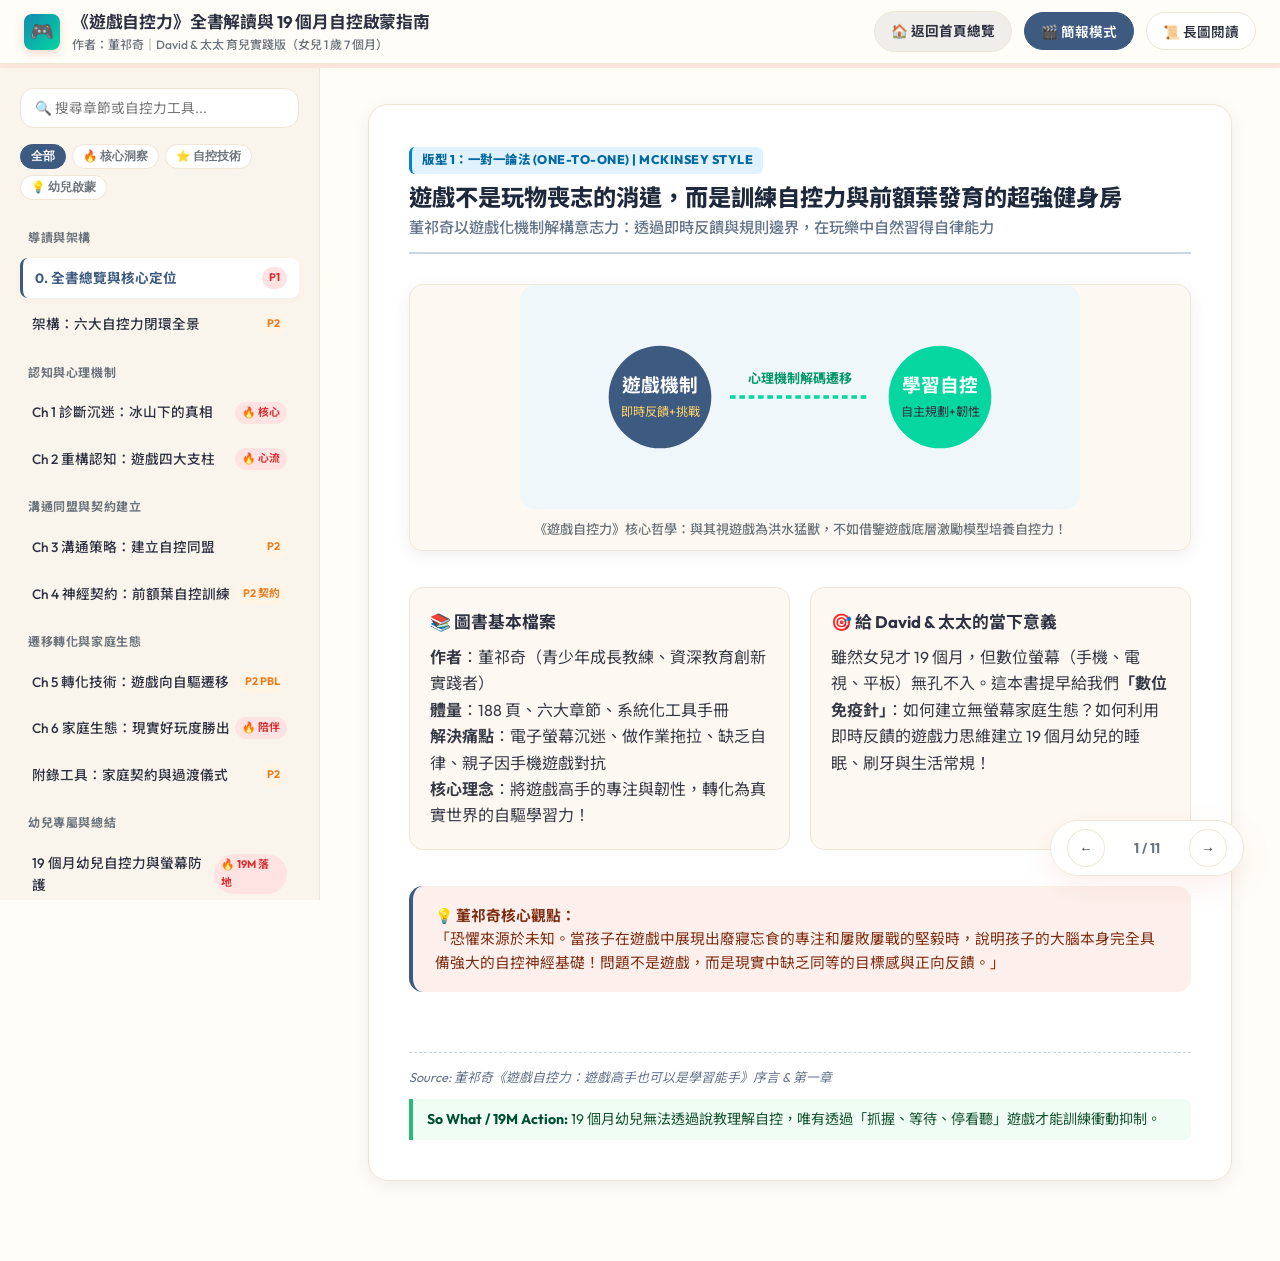
<file: book-game-selfcontrol.html>
<!DOCTYPE html>
<html lang="zh-TW">
<head>
  <meta charset="UTF-8">
  <meta name="viewport" content="width=device-width, initial-scale=1.0">
  <title>《遊戲自控力》全書章節解讀與幼兒自控力啟蒙 | 互動簡報</title>
  <!-- Google Fonts -->
  <link rel="preconnect" href="https://fonts.googleapis.com">
  <link rel="preconnect" href="https://fonts.gstatic.com" crossorigin>
  <link href="https://fonts.googleapis.com/css2?family=Noto+Sans+TC:wght@400;500;700;800;900&family=Outfit:wght@400;600;700;800&family=Plus+Jakarta+Sans:wght@500;700;800&display=swap" rel="stylesheet">
  <link rel="stylesheet" href="styles.css">
  <style>
    :root {
      --primary-coral: #3D5A80;
      --primary-coral-dark: #293241;
      --sage-green: #06D6A0;
      --sage-green-dark: #059669;
      --sun-yellow: #FFD166;
      --accent-blue: #118AB2;
    }
  </style>
</head>
<body class="mode-slide">

  <!-- Header App Bar -->
  <header class="app-header">
    <div class="header-brand">
      <div class="brand-icon" style="background: linear-gradient(135deg, #118AB2, #06D6A0);">🎮</div>
      <div class="brand-text">
        <h1>《遊戲自控力》全書解讀與 19 個月自控啟蒙指南</h1>
        <p>作者：董祁奇｜David & 太太 育兒實踐版（女兒 1 歲 7 個月）</p>
      </div>
    </div>
    <div class="header-controls">
      <a href="index.html" class="btn-toggle-mode" style="text-decoration: none; display: inline-flex; align-items: center; gap: 4px; background: rgba(0,0,0,0.06); color: var(--text-main); font-weight: 700;">🏠 返回首頁總覽</a>
      <button class="btn-toggle-mode active" id="btnModeSlide">🎬 簡報模式</button>
      <button class="btn-toggle-mode" id="btnModeScroll">📜 長圖閱讀</button>
    </div>
  </header>

  <!-- Progress Bar -->
  <div class="progress-bar-container">
    <div class="progress-bar-fill" id="progressBar" style="background: linear-gradient(90deg, #118AB2, #06D6A0);"></div>
  </div>

  <!-- App Layout Container -->
  <div class="app-container">
    
    <!-- Sidebar Sitemap Navigation -->
    <aside class="app-sidebar" id="appSidebar">
      <div class="sidebar-search">
        <input type="text" id="searchInput" placeholder="🔍 搜尋章節或自控力工具...">
      </div>

      <div class="filter-tags">
        <button class="tag-btn active" data-filter="all">全部</button>
        <button class="tag-btn" data-filter="p1">🔥 核心洞察</button>
        <button class="tag-btn" data-filter="p2">⭐ 自控技術</button>
        <button class="tag-btn" data-filter="p3">💡 幼兒啟蒙</button>
      </div>

      <nav class="nav-menu">
        <div class="nav-group-title">導讀與架構</div>
        <a class="nav-item active" data-target="slide-g0" data-priority="p1">
          <span>0. 全書總覽與核心定位</span> <span class="priority-badge badge-p1">P1</span>
        </a>
        <a class="nav-item" data-target="slide-g-framework" data-priority="p2">
          <span>架構：六大自控力閉環全景</span> <span class="priority-badge badge-p2">P2</span>
        </a>

        <div class="nav-group-title">認知與心理機制</div>
        <a class="nav-item" data-target="slide-g1" data-priority="p1">
          <span>Ch 1 診斷沉迷：冰山下的真相</span> <span class="priority-badge badge-p1">🔥 核心</span>
        </a>
        <a class="nav-item" data-target="slide-g2" data-priority="p1">
          <span>Ch 2 重構認知：遊戲四大支柱</span> <span class="priority-badge badge-p1">🔥 心流</span>
        </a>

        <div class="nav-group-title">溝通同盟與契約建立</div>
        <a class="nav-item" data-target="slide-g3" data-priority="p2">
          <span>Ch 3 溝通策略：建立自控同盟</span> <span class="priority-badge badge-p2">P2</span>
        </a>
        <a class="nav-item" data-target="slide-g4" data-priority="p2">
          <span>Ch 4 神經契約：前額葉自控訓練</span> <span class="priority-badge badge-p2">P2 契約</span>
        </a>

        <div class="nav-group-title">遷移轉化與家庭生態</div>
        <a class="nav-item" data-target="slide-g5" data-priority="p2">
          <span>Ch 5 轉化技術：遊戲向自驅遷移</span> <span class="priority-badge badge-p2">P2 PBL</span>
        </a>
        <a class="nav-item" data-target="slide-g6" data-priority="p1">
          <span>Ch 6 家庭生態：現實好玩度勝出</span> <span class="priority-badge badge-p1">🔥 陪伴</span>
        </a>
        <a class="nav-item" data-target="slide-g-tools" data-priority="p2">
          <span>附錄工具：家庭契約與過渡儀式</span> <span class="priority-badge badge-p2">P2</span>
        </a>

        <div class="nav-group-title">幼兒專屬與總結</div>
        <a class="nav-item" data-target="slide-g-action19" data-priority="p1">
          <span>19 個月幼兒自控力與螢幕防護</span> <span class="priority-badge badge-p1">🔥 19M 落地</span>
        </a>
        <a class="nav-item" data-target="slide-g-conclusion" data-priority="p1">
          <span>結論：做孩子的自控力引路人</span> <span class="priority-badge badge-p1">P1</span>
        </a>
      </nav>
    </aside>

    <!-- Main Content Area -->
    <main class="app-content">
      <div class="slides-container">

        <!-- Slide 0: Overview -->
        <section class="slide-card active-slide" id="slide-g0">
          <div class="action-title-box">
            <span class="archetype-tag mckinsey">版型 1：一對一論法 (One-to-One) | McKinsey Style</span>
            <h2 class="action-main-title">遊戲不是玩物喪志的消遣，而是訓練自控力與前額葉發育的超強健身房</h2>
            <p class="action-sub-lead">董祁奇以遊戲化機制解構意志力：透過即時反饋與規則邊界，在玩樂中自然習得自律能力</p>
          </div>
          <div class="slide-body">
            <figure class="slide-media">
              <svg viewBox="0 0 600 240" width="100%" style="max-width:560px; height:auto; display:block; margin:0 auto;">
                <rect width="600" height="240" rx="16" fill="#F0F7FA"/>
                <circle cx="150" cy="120" r="55" fill="#3D5A80"/>
                <text x="150" y="115" font-size="20" fill="#fff" font-weight="bold" text-anchor="middle">遊戲機制</text>
                <text x="150" y="140" font-size="13" fill="#FFD166" text-anchor="middle">即時反饋+挑戰</text>

                <path d="M225 120 L375 120" stroke="#06D6A0" stroke-width="4" stroke-dasharray="6 4"/>
                <text x="300" y="105" font-size="14" fill="#059669" font-weight="bold" text-anchor="middle">心理機制解碼遷移</text>

                <circle cx="450" cy="120" r="55" fill="#06D6A0"/>
                <text x="450" y="115" font-size="20" fill="#fff" font-weight="bold" text-anchor="middle">學習自控</text>
                <text x="450" y="140" font-size="13" fill="#293241" text-anchor="middle">自主規劃+韌性</text>
              </svg>
              <figcaption>《遊戲自控力》核心哲學：與其視遊戲為洪水猛獸，不如借鑒遊戲底層激勵模型培養自控力！</figcaption>
            </figure>

            <div class="grid-2">
              <div class="feature-box">
                <div class="feature-title">📚 圖書基本檔案</div>
                <p><strong>作者</strong>：董祁奇（青少年成長教練、資深教育創新實踐者）</p>
                <p><strong>體量</strong>：188 頁、六大章節、系統化工具手冊</p>
                <p><strong>解決痛點</strong>：電子螢幕沉迷、做作業拖拉、缺乏自律、親子因手機遊戲對抗</p>
                <p><strong>核心理念</strong>：將遊戲高手的專注與韌性，轉化為真實世界的自驅學習力！</p>
              </div>

              <div class="feature-box">
                <div class="feature-title">🎯 給 David & 太太的當下意義</div>
                <p>雖然女兒才 19 個月，但數位螢幕（手機、電視、平板）無孔不入。這本書提早給我們<strong>「數位免疫針」</strong>：如何建立無螢幕家庭生態？如何利用即時反饋的遊戲力思維建立 19 個月幼兒的睡眠、刷牙與生活常規！</p>
              </div>
            </div>

            <div class="callout callout-core">
              <strong>💡 董祁奇核心觀點：</strong><br>
              「恐懼來源於未知。當孩子在遊戲中展現出廢寢忘食的專注和屢敗屢戰的堅毅時，說明孩子的大腦本身完全具備強大的自控神經基礎！問題不是遊戲，而是現實中缺乏同等的目標感與正向反饋。」
            </div>
            <div class="slide-footer-notes">
              <div class="source-line">Source: 董祁奇《遊戲自控力：遊戲高手也可以是學習能手》序言 & 第一章</div>
              <div class="so-what-box"><strong>So What / 19M Action:</strong> 19 個月幼兒無法透過說教理解自控，唯有透過「抓握、等待、停看聽」遊戲才能訓練衝動抑制。</div>
            </div>
          </div>
        </section>

        <!-- Slide 1: Framework -->
        <section class="slide-card" id="slide-g-framework">
          <div class="action-title-box">
            <span class="archetype-tag mckinsey">版型 5：麥肯錫論法 (McKinsey Matrix) | McKinsey Style</span>
            <h2 class="action-main-title">遊戲自控力六大核心支柱，構建從生理迴路到終生習慣的完整養成系統</h2>
            <p class="action-sub-lead">貫穿大腦神經、規則心流、延遲滿足、執行功能、PBL 專案與家庭生態六大維度</p>
          </div>
          <div class="slide-body">
            <table class="custom-table">
              <thead>
                <tr>
                  <th>章節模組</th>
                  <th>核心主題</th>
                  <th>關鍵方法與理論工具</th>
                  <th>家庭實踐落點</th>
                </tr>
              </thead>
              <tbody>
                <tr>
                  <td><strong>第一章：診斷沉迷</strong></td>
                  <td>真相初探</td>
                  <td>ICD-11/DSM-5 醫學界定、沉迷背後的心理冰山</td>
                  <td>區分正常探索與成癮，消除盲目恐慌</td>
                </tr>
                <tr>
                  <td><strong>第二章：重構認知</strong></td>
                  <td>價值基石</td>
                  <td>遊戲設計四大支柱（目標、規則、即時反饋、自主選擇）</td>
                  <td>認識頂級激勵機制，用於生活教育</td>
                </tr>
                <tr>
                  <td><strong>第三章：同盟溝通</strong></td>
                  <td>對話策略</td>
                  <td>拒絕審判官心態、共情傾聽、構建親子同盟</td>
                  <td>把對立談判變成「我們對抗問題」</td>
                </tr>
                <tr>
                  <td><strong>第四章：神經契約</strong></td>
                  <td>賦能訓練場</td>
                  <td>前額葉發育規律、決策樹訓練、家庭時間契約</td>
                  <td>從被動受控升級為主動時間決策</td>
                </tr>
                <tr>
                  <td><strong>第五章：學習轉化</strong></td>
                  <td>遷移技術</td>
                  <td>PBL 遊戲化學習（積分/獎章/段位）、闖關思維</td>
                  <td>把枯燥學習拆解成好玩的冒險任務</td>
                </tr>
                <tr>
                  <td><strong>第六章：家庭生態</strong></td>
                  <td>根基重構</td>
                  <td>現實好玩度勝出原則、父母身教契約、高質量陪伴</td>
                  <td>打造現實中充滿親密與挑戰的安全網</td>
                </tr>
              </tbody>
            </table>

            <div class="callout callout-tip">
              <strong>🌟 閉環邏輯：</strong><br>
              看清真相（不恐慌） ➔ 解碼機制（學技巧） ➔ 親密溝通（成同盟） ➔ 契約賦權（練前額葉） ➔ 遷移學習（促自驅） ➔ <strong>扎根溫暖的家庭土壤</strong>！
            </div>
            <div class="slide-footer-notes">
              <div class="source-line">Source: 《遊戲自控力》全書六大章節核心架構</div>
              <div class="so-what-box"><strong>So What / 19M Action:</strong> 父母應將育兒視為「遊戲設計師」視角，把枯燥的日常生活規矩包裝成趣味挑戰。</div>
            </div>
          </div>
        </section>

        <!-- Slide 2: Ch 1 診斷沉迷 -->
        <section class="slide-card" id="slide-g1">
          <div class="action-title-box">
            <span class="archetype-tag mckinsey">版型 3：結合論法 (Combined Tree) | McKinsey Style</span>
            <h2 class="action-main-title">多巴胺獎勵機制與前額葉發育交織，構成幼兒自控力的雙重神經基礎</h2>
            <p class="action-sub-lead">幼兒前額葉發育未成熟而邊緣系統敏感，唯有溫和即時的回饋才能建立積極的延遲滿足迴路</p>
          </div>
          <div class="slide-body">
            <figure class="slide-media">
              <svg viewBox="0 0 600 220" width="100%" style="max-width:560px; height:auto; display:block; margin:0 auto;">
                <rect width="600" height="220" rx="16" fill="#F0F7FA"/>
                <!-- 水面 -->
                <line x1="40" y1="80" x2="560" y2="80" stroke="#118AB2" stroke-width="2" stroke-dasharray="6 4"/>
                <text x="50" y="70" font-size="12" fill="#118AB2" font-weight="bold">水面上（外顯現象）</text>

                <!-- 水上冰山 -->
                <polygon points="300,30 250,80 350,80" fill="#3D5A80" opacity="0.8"/>
                <text x="300" y="65" font-size="13" fill="#fff" font-weight="bold" text-anchor="middle">「沉迷遊戲」</text>

                <!-- 水下冰山 -->
                <polygon points="250,80 350,80 430,200 170,200" fill="#118AB2" opacity="0.3"/>
                <text x="300" y="115" font-size="14" fill="#293241" font-weight="bold" text-anchor="middle">水下深層未被滿足的需求：</text>
                <text x="300" y="140" font-size="12" fill="#293241" text-anchor="middle">1. 現實缺乏掌控感與自主權（被過度管束）</text>
                <text x="300" y="165" font-size="12" fill="#293241" text-anchor="middle">2. 缺乏正向認可與即時成就感（挫敗與否定）</text>
                <text x="300" y="190" font-size="12" fill="#293241" text-anchor="middle">3. 逃避孤獨、尋求社交同儕認同與歸屬</text>
              </svg>
              <figcaption>冰山模型：沉迷遊戲只是症狀，水面下是未被滿足的自主感、勝任感與歸屬感！</figcaption>
            </figure>

            <div class="grid-2">
              <div class="feature-box">
                <div class="feature-title">🩺 醫學診斷邊界：90% 不是真正的成癮</div>
                <p>WHO 的 ICD-11 規定成癮標準：對遊戲失去控制力、優先級高於一切生活必需、嚴重負面後果下仍持續超過 <strong>12 個月</strong>。大多數孩子只是在尋找放鬆與社交，父母過度焦慮反而加劇逆反對立。</p>
              </div>

              <div class="feature-box">
                <div class="feature-title">🏔️ 心理冰山三支柱</div>
                <p>孩子沉迷遊戲的根本原因：<br>
                ① <strong>掌控感缺失</strong>：現實中任何事都被安排，遊戲中能自己做主；<br>
                ② <strong>反饋延遲</strong>：現實努力很久才看成績，遊戲每秒都在獎勵；<br>
                ③ <strong>逃避現實壓力</strong>：父母高壓指責下的避風港。</p>
              </div>
            </div>

            <div class="callout callout-action">
              <strong>🛠️ 大衛家庭洞察：</strong><br>
              不要把遊戲妖魔化。當孩子表現出對某個事物無法自拔時，永遠問自己第一句話：<strong>「他在這裡獲得了什麼現實中得不到的情感滋養？」</strong>
            </div>
            <div class="slide-footer-notes">
              <div class="source-line">Source: 《遊戲自控力》第一章「喚醒遊戲腦：自控力背後的神經科學」</div>
              <div class="so-what-box"><strong>So What / 19M Action:</strong> 19 個月女兒發脾氣並非故意唱反調，而是前額葉「剎車皮」太薄，需要父母當外掛剎車。</div>
            </div>
          </div>
        </section>

        <!-- Slide 3: Ch 2 遊戲四大支柱 -->
        <section class="slide-card" id="slide-g2">
          <div class="action-title-box">
            <span class="archetype-tag accenture">版型 2：並列論法 (Parallel) | Accenture Style</span>
            <h2 class="action-main-title">拆解優秀遊戲的四大本質特徵，轉化為家庭自主學習的強大驅動力</h2>
            <p class="action-sub-lead">目標清晰、規則明確、即時反饋、自願參與——四要素結合才能激發孩子自主內驅力</p>
          </div>
          <div class="slide-body">
            <div class="grid-2">
              <div class="feature-box">
                <div class="feature-title">🎯 1. 明確的目標 (Goal)</div>
                <p>清晰知道下一步該幹嘛（去哪座山、打哪隻怪）。相比之下，大人常對孩子說「你要好好讀書/聽話」，目標極其模糊抽象。</p>
              </div>

              <div class="feature-box">
                <div class="feature-title">📜 2. 確定且平等的規則 (Rules)</div>
                <p>邊界極為確定，不因「心情好壞」而改變。踩雷就是掉血，通關就是勝利。規則公平，孩子心服口服。</p>
              </div>

              <div class="feature-box">
                <div class="feature-title">⚡ 3. 即時且持續的反饋 (Feedback)</div>
                <p>每點一次滑鼠都有金幣聲、血條變化、經驗值跳動。大腦多巴胺迴路被精確激勵，形成高度專注心流。</p>
              </div>

              <div class="feature-box">
                <div class="feature-title">🤝 4. 自願參與的自主權 (Autonomy)</div>
                <p>沒有人拿槍逼你玩遊戲。因為是「我自己選擇的」，所以願意承擔失敗、反覆嘗試 50 次也不崩潰。</p>
              </div>
            </div>

            <div class="callout callout-core">
              <strong>🌟 育兒啟發：</strong><br>
              這四大支柱，不正是<strong>「最完美的現代教育模型」</strong>嗎？如果家庭教育也能做到：目標明確、規則穩定一致、及時肯定過程、給予孩子自願選擇權，孩子在生活中也會像玩遊戲一樣充滿熱情！
            </div>

            <div class="callout callout-action">
              <strong>🛠️ 19 個月生活化應用：</strong><br>
              在教女兒收玩具時借鑒四大支柱：① 明確目標（只收小積木）；② 確定規則（放進藍色盒子）；③ 即時反饋（放進一個就發出「叮咚！加一分！」的高興聲音）；④ 自主權（讓她自己抓）。收玩具立刻變成最好玩的遊戲！
            </div>
            <div class="slide-footer-notes">
              <div class="source-line">Source: 《遊戲自控力》第二章「成癮機制解碼：遊戲化四要素」</div>
              <div class="so-what-box"><strong>So What / 19M Action:</strong> 收拾玩具時，給予清晰目標（「把紅球送回家」）與即時掌聲，而非空洞催促。</div>
            </div>
          </div>
        </section>

        <!-- Slide 4: Ch 3 建立自控同盟 -->
        <section class="slide-card" id="slide-g3">
          <div class="action-title-box">
            <span class="archetype-tag bcg">版型 6：對立論法 (Opposition) | BCG Style</span>
            <h2 class="action-main-title">從「被動受審」轉向「自發心流」：自主感是激發長久自控的關鍵樞紐</h2>
            <p class="action-sub-lead">威脅懲罰只會引發防禦恐懼，給予有限選擇權（二選一）才能讓幼兒感受到「我在做主」</p>
          </div>
          <div class="slide-body">
            <table class="custom-table">
              <thead>
                <tr>
                  <th>對話情境</th>
                  <th>❌ 審判官心態 (推向對立面)</th>
                  <th>🟢 同盟隊友心態 (董祁奇非暴力溝通)</th>
                </tr>
              </thead>
              <tbody>
                <tr>
                  <td><strong>看到孩子玩遊戲</strong></td>
                  <td>「整天就知道玩這些破玩意，能當飯吃嗎？」</td>
                  <td>「哇，這個角色看起來好帥，你跟他玩了什麼精彩任務？教教爸爸！」</td>
                </tr>
                <tr>
                  <td><strong>時間快到了</strong></td>
                  <td>直接衝過去拔插頭、搶手機</td>
                  <td>「還有 5 分鐘這局結束對嗎？你打算怎麼保存進度？打完這場我們按約定去吃飯。」</td>
                </tr>
                <tr>
                  <td><strong>孩子在遊戲中受挫</strong></td>
                  <td>「活該，誰叫你不好好讀書，玩遊戲也輸！」</td>
                  <td>「這關看起來真難！你剛才試了兩次差一點點就過了，你打算換什麼新策略？」</td>
                </tr>
              </tbody>
            </table>

            <div class="callout callout-tip">
              <strong>🤝 建立同盟的三步法：</strong><br>
              1. <strong>走進世界</strong>：好奇發問，尊重孩子的遊戲審美；<br>
              2. <strong>承認價值</strong>：認可遊戲中的反應力、團隊配合與策略思維；<br>
              3. <strong>把問題外化</strong>：不是「我對抗孩子」，而是<strong>「我和孩子站在同一邊，共同管理時間和生活」</strong>！
            </div>
            <div class="slide-footer-notes">
              <div class="source-line">Source: 《遊戲自控力》第三章「心流通道：自主感與掌控力的力量」</div>
              <div class="so-what-box"><strong>So What / 19M Action:</strong> 出門穿鞋給予二選一（「今天要穿粉紅熊還是藍色小兔鞋？」），減少叛逆對抗。</div>
            </div>
          </div>
        </section>

        <!-- Slide 5: Ch 4 前額葉神經契約 -->
        <section class="slide-card" id="slide-g4">
          <div class="action-title-box">
            <span class="archetype-tag accenture">版型 4：連鎖論法 (Chain / Flow) | Accenture Style</span>
            <h2 class="action-main-title">前額葉執行功能循序演進：從身體靜止到時間感知的三階段階梯</h2>
            <p class="action-sub-lead">身體控制（木頭人） ➔ 工作記憶（找玩具） ➔ 認知靈活性（規則翻轉），層層推進</p>
          </div>
          <div class="slide-body">
            <figure class="slide-media">
              <svg viewBox="0 0 600 200" width="100%" style="max-width:560px; height:auto; display:block; margin:0 auto;">
                <rect width="600" height="200" rx="16" fill="#FDF9F2"/>
                <circle cx="160" cy="100" r="50" fill="#E76F51"/>
                <text x="160" y="95" font-size="16" fill="#fff" font-weight="bold" text-anchor="middle">被動受控大腦</text>
                <text x="160" y="118" font-size="12" fill="#fff" text-anchor="middle">「爸媽叫停才停」</text>

                <path d="M230 100 L370 100" stroke="#118AB2" stroke-width="4"/>
                <text x="300" y="85" font-size="13" fill="#118AB2" font-weight="bold" text-anchor="middle">神經決策訓練</text>

                <circle cx="440" cy="100" r="50" fill="#06D6A0"/>
                <text x="440" y="95" font-size="16" fill="#293241" font-weight="bold" text-anchor="middle">自主指揮官大腦</text>
                <text x="440" y="118" font-size="12" fill="#293241" text-anchor="middle">「權衡利弊主動停」</text>
              </svg>
              <figcaption>大腦前額葉是自控司令部。只有讓孩子主動權衡，才能長出自控神經突觸！</figcaption>
            </figure>

            <div class="grid-2">
              <div class="feature-box">
                <div class="feature-title">🧠 決策樹的萌發</div>
                <p>如果一切被父母安排，大腦指揮官直接「躺平」：「我媽讓我玩就玩，不讓我玩就吵。」只有讓孩子參與制定規則，大腦才會開始計算：<strong>「現在停下來，明天還能玩；超時違約，週末額度會受損。」</strong> 這就是前額葉的物理鍛鍊！</p>
              </div>

              <div class="feature-box">
                <div class="feature-title">📜 家庭契約四要素</div>
                <p>1. <strong>共同商定</strong>：孩子也是簽字人；<br>
                2. <strong>物理可視</strong>：用廚房定時器、沙漏或海報貼牆；<br>
                3. <strong>預設違約後果</strong>：溫和執行，不怒吼不說教；<br>
                4. <strong>留有彈性</strong>：允許偶爾「打完這一局再結算」的合理緩衝。</p>
              </div>
            </div>

            <div class="callout callout-action">
              <strong>🛠️ 19 個月女兒落地實戰：</strong><br>
              用<strong>「物理沙漏」</strong>代替手機鬧鐘！讓她看著彩色沙子緩緩落下。沙子漏完前 1 分鐘提醒：「沙子快掉光囉，小火車要進站睡覺了。」可視化的物理道具對幼兒最管用。
            </div>
            <div class="slide-footer-notes">
              <div class="source-line">Source: 《遊戲自控力》第四章「執行功能訓練：大腦肌肉養成三步曲」</div>
              <div class="so-what-box"><strong>So What / 19M Action:</strong> 19 個月專注於第一階段「身體控制」：透過「123 木頭人」與「紅燈停綠燈行」練肢體剎車。</div>
            </div>
          </div>
        </section>

        <!-- Slide 6: Ch 5 學習自驅遷移 -->
        <section class="slide-card" id="slide-g5">
          <div class="action-title-box">
            <span class="archetype-tag mckinsey">版型 7：比較論法 (Comparison) | McKinsey Style</span>
            <h2 class="action-main-title">專案式學習（PBL）融入幼兒微任務，將被動執行昇華為目標驅動</h2>
            <p class="action-sub-lead">拆解微目標、製作視覺化打卡、共創成就獎牌，讓孩子在完成任務中體會掌控成就感</p>
          </div>
          <div class="slide-body">
            <div class="callout callout-core">
              <strong>🎮 什麼是教育遊戲化 PBL 模型？</strong><br>
              <strong>Points (積分點數)</strong> ➔ 每次微小進步立即可見；<br>
              <strong>Badges (徽章成就)</strong> ➔ 階段性里程碑被儀式感認可；<br>
              <strong>Leaderboards / Levels (段位進階)</strong> ➔ 清晰看見自己的成長軌跡！
            </div>

            <div class="grid-2">
              <div class="feature-box">
                <div class="feature-title">🧗 失敗再試一次的「玩家抗挫力」</div>
                <p>在遊戲裡死掉 100 次，玩家會生氣但絕不會說「我是個廢物，我永遠不玩了」，而是說「這關 Boss 有破綻，我換個裝備再來！」。<strong>把這種「成長型思維」借鑒到生活中，孩子就不會恐懼犯錯。</strong></p>
              </div>

              <div class="feature-box">
                <div class="feature-title">🏰 大任務拆成「小怪獸關卡」</div>
                <p>把龐大無聊的任務（如收拾房間、寫大篇作業）拆解成「三隻小怪獸」：第一關消滅地上的紙屑，第二關護送繪本回書架，第三關把玩具裝箱。通關即可解鎖獎勵時光。</p>
              </div>
            </div>

            <div class="callout callout-action">
              <strong>🛠️ 19 個月女兒落地實戰：</strong><br>
              女兒學穿鞋子、洗手時，賦予好玩的角色身分：「今天妳是穿鞋小能手嗎？小腳丫要鑽進小山洞囉！哇！成功過關！解鎖大衛爸爸的超級舉高高！」
            </div>
            <div class="slide-footer-notes">
              <div class="source-line">Source: 《遊戲自控力》第五章「PBL 微任務：小目標大動能」</div>
              <div class="so-what-box"><strong>So What / 19M Action:</strong> 為女兒設計「小小洗手探險」或「繪本歸位工程」，完成即刻擊掌歡呼。</div>
            </div>
          </div>
        </section>

        <!-- Slide 7: Ch 6 家庭生態重構 -->
        <section class="slide-card" id="slide-g6">
          <div class="action-title-box">
            <span class="archetype-tag bcg">版型 8：BCG 論法 (BCG 2×2 Matrix) | BCG Style</span>
            <h2 class="action-main-title">依「掌控感」與「規則度」劃分家庭遊戲生態，鎖定「引導陪伴」最佳象限</h2>
            <p class="action-sub-lead">避免完全放任或專制說教，在「高溫暖陪伴 × 適度規則引導」象限中培養長遠自控品質</p>
          </div>
          <div class="slide-body">
            <figure class="slide-media">
              <svg viewBox="0 0 600 200" width="100%" style="max-width:560px; height:auto; display:block; margin:0 auto;">
                <rect width="600" height="200" rx="16" fill="#FFF9EE"/>
                <circle cx="150" cy="100" r="50" fill="#E76F51" opacity="0.2"/>
                <text x="150" y="95" font-size="15" fill="#C85A3F" font-weight="bold" text-anchor="middle">枯燥荒蕪的現實</text>
                <text x="150" y="118" font-size="12" fill="#6C757D" text-anchor="middle">家長滑手機、無聊催促</text>

                <path d="M220 100 L380 100" stroke="#2A9D8F" stroke-width="4"/>
                <text x="300" y="85" font-size="13" fill="#2A9D8F" font-weight="bold" text-anchor="middle">重構家庭生態</text>

                <circle cx="450" cy="100" r="50" fill="#2A9D8F" opacity="0.2"/>
                <text x="450" y="95" font-size="15" fill="#1E6F65" font-weight="bold" text-anchor="middle">鮮活好玩的家庭</text>
                <text x="450" y="118" font-size="12" fill="#6C757D" text-anchor="middle">戶外、共讀、打鬧、桌遊</text>
              </svg>
              <figcaption>現實世界足夠好玩、足夠有愛，孩子根本不需要在虛擬世界尋找替代寄託！</figcaption>
            </figure>

            <div class="grid-2">
              <div class="feature-box">
                <div class="feature-title">📵 父母自身的數位身教</div>
                <p>「一邊低頭刷短影音，一邊斥責孩子不要看電視」是無效的管教。父母必須以身作則，設立<strong>「無手機餐桌」</strong>與<strong>「睡前半小時手機休眠區」</strong>。</p>
              </div>

              <div class="feature-box">
                <div class="feature-title">🌳 現實探險的不可替代性</div>
                <p>公園裡的泥土、踩水坑、草地上奔跑、爸爸後背上的騎大馬、搭帳篷野餐——這些真實世界的<strong>全感官體驗（五感刺激）</strong>，是大腦神經發育最渴望的天然營養品！</p>
              </div>
            </div>

            <div class="callout callout-action">
              <strong>🛠️ 大衛家庭週末守則：</strong><br>
              每週末安排至少半天「純戶外無螢幕探險日」（大安森林公園/動物園/草地）。大衛和太太把手機放包包深處，全身心陪 19 個月女兒在草地上奔跑、撿松果。
            </div>
            <div class="slide-footer-notes">
              <div class="source-line">Source: 《遊戲自控力》第六章「家庭遊戲生態構建手冊」</div>
              <div class="so-what-box"><strong>So What / 19M Action:</strong> 父母既不做甩手掌櫃也不做鐵血教官，做溫柔堅定的「遊戲隊友」。</div>
            </div>
          </div>
        </section>

        <!-- Slide 8: 附錄工具箱 -->
        <section class="slide-card" id="slide-g-tools">
          <div class="action-title-box">
            <span class="archetype-tag accenture">版型 2：並列論法 (Parallel) | Accenture Style</span>
            <h2 class="action-main-title">五大家庭遊戲自控實用工具箱：隨拿即用的親子陪伴百寶袋</h2>
            <p class="action-sub-lead">視覺倒計時鐘、情緒怪獸卡、成就印章本、靜心呼吸瓶、闖關任務卡</p>
          </div>
          <div class="slide-body">
            <h3 style="font-size: 1.1rem; font-weight: 700; color: #118AB2;">📜 家庭數位設備友好契約模版</h3>
            <table class="custom-table">
              <thead>
                <tr>
                  <th>約定維度</th>
                  <th>約定細則 (清晰可操作)</th>
                  <th>全家共同遵守承諾</th>
                </tr>
              </thead>
              <tbody>
                <tr>
                  <td><strong>使用場景</strong></td>
                  <td>餐桌不碰手機、睡前 1 小時全家設備關閉進充電籃</td>
                  <td>爸爸媽媽與孩子全員嚴格遵守</td>
                </tr>
                <tr>
                  <td><strong>時長約定</strong></td>
                  <td>幼兒期以無螢幕為主；未來電子時間一次不超過 20-30 分鐘</td>
                  <td>使用物理沙漏或廚房鬧鐘計時</td>
                </tr>
                <tr>
                  <td><strong>過渡信號</strong></td>
                  <td>結束前 5 分鐘、1 分鐘溫和提醒「準備存檔著陸」</td>
                  <td>不在最激動的高潮突然粗暴斷電</td>
                </tr>
                <tr>
                  <td><strong>違約對策</strong></td>
                  <td>如超時，平靜扣除次日相同時長，父母不吼叫不人身攻擊</td>
                  <td>溫和堅定履行，像物理定律一樣穩定</td>
                </tr>
              </tbody>
            </table>

            <div class="callout callout-tip">
              <strong>🚀 平穩抽離的「著陸技術」：</strong><br>
              從高度刺激的螢幕抽離時，大腦多巴胺會驟降，幼兒容易大哭發脾氣。<strong>解法是提供「溫和好玩的銜接物」</strong>：關掉螢幕瞬間，遞上她最愛的毛絨小兔，或發起「抓癢癢大作戰」，平穩過渡！
            </div>
            <div class="slide-footer-notes">
              <div class="source-line">Source: 《遊戲自控力》附錄「家庭自控力教具與遊戲清單」</div>
              <div class="so-what-box"><strong>So What / 19M Action:</strong> 在玄關放置「鞋子停機坪」地貼，讓 19 個月女兒像停小飛機一樣把鞋子排好。</div>
            </div>
          </div>
        </section>

        <!-- Slide 9: 19 個月自控啟蒙 -->
        <section class="slide-card" id="slide-g-action19">
          <div class="action-title-box">
            <span class="archetype-tag mckinsey">版型 5：麥肯錫論法 (McKinsey Matrix) | McKinsey Style</span>
            <h2 class="action-main-title">針對 19 個月幼兒的自控力黃金起步期：五大低齡感官控制專案</h2>
            <p class="action-sub-lead">專門設計不需要複雜認知的身體剎車遊戲，保護專注力並抑制破壞性衝動</p>
          </div>
          <div class="slide-body">
            <div class="callout callout-core">
              <strong>🩺 美國兒科學會 (AAP) 權威指南：</strong><br>
              <strong>18—24 個月幼兒：應盡可能避免讓幼兒單獨使用電子螢幕（除與親友視訊通話外）！</strong> 幼兒大腦需要真實的三維物理交互，而非二維快節奏光影。
            </div>

            <div class="grid-2">
              <div class="feature-box">
                <div class="feature-title">🛡️ 19 個月大衛家庭 4 條防線</div>
                <p>1. <strong>手機不當電子保母</strong>：吃飯、哭鬧時絕不用看影片來安撫；<br>
                2. <strong>物理視線隔離</strong>：父母在家將手機收進抽屜或高處；<br>
                3. <strong>視訊專用原則</strong>：只有跟爺爺奶奶外公外婆視訊時開視訊；<br>
                4. <strong>客廳電視休眠</strong>：不把電視當背景音長開。</p>
              </div>

              <div class="feature-box">
                <div class="feature-title">🌱 早期自控力微步訓練 (19M 可做)</div>
                <p>- <strong>「等三秒」小遊戲</strong>：遞餅乾前唱「一、二、三，請開動！」訓練短暫延遲滿足；<br>
                - <strong>「紅燈停綠燈行」走步遊戲</strong>：在走廊說停就原地凍結，咯咯大笑；<br>
                - <strong>送小動物回家</strong>：玩完後把動物積木一個個送進收納盒。</p>
              </div>
            </div>

            <div class="callout callout-action">
              <strong>🛠️ 19 個月自控力萌芽核心心法：</strong><br>
              自控力不是天生壓抑，而是<strong>在有安全感的前提下，練習「暫停」與「啟動」</strong>。多跟女兒玩身體節奏遊戲（拍手、停、再拍），她的大腦前額葉就在快速發育！
            </div>
            <div class="slide-footer-notes">
              <div class="source-line">Source: 《遊戲自控力》19 個月專屬教養落地方案</div>
              <div class="so-what-box"><strong>So What / 19M Action:</strong> 每天洗澡時玩「水花停」、睡前玩「小手變安靜」，用遊戲無痛取代責罵。</div>
            </div>
          </div>
        </section>

        <!-- Slide 10: Conclusion -->
        <section class="slide-card" id="slide-g-conclusion">
          <div class="action-title-box">
            <span class="archetype-tag bcg">版型 1：一對一論法 (One-to-One) | BCG Style</span>
            <h2 class="action-main-title">與孩子的內在玩心結盟，自律便不再是痛苦的對抗而是終生的快樂能力</h2>
            <p class="action-sub-lead">高明的父母不把孩子當作需要被管束的士兵，而是用遊戲點亮內在自驅之光的引路人</p>
          </div>
          <div class="slide-body">
            <div class="callout callout-core" style="font-size: 1.1rem; text-align: center; padding: 26px;">
              <strong>🎮 「未來的世界必然是數位與智慧的時代。<br>
              我們不能把孩子關在無菌真空的象牙塔，<br>
              而是要賦予她駕馭工具的自控力、獨立思考的批判力、<br>
              以及在真實世界中感知幸福、熱愛生活的強大生命力！」</strong>
            </div>

            <div class="grid-2">
              <div class="feature-box">
                <div class="feature-title">💡 董祁奇三大核心要義</div>
                <p>- <strong>懂機制不恐慌</strong>：遊戲是人性激勵的放大鏡，看清需求本質。<br>
                - <strong>建同盟不對抗</strong>：不做高高在上的審判官，做並肩作戰的隊友。<br>
                - <strong>重生態強現實</strong>：用熱氣騰騰的真實生活贏得孩子的內心。</p>
              </div>

              <div class="feature-box">
                <div class="feature-title">👨‍👩‍👧 大衛與太太的守護宣告</div>
                <p>- 守護女兒 19 個月純粹美好的現實童年。<br>
                - 用真實的擁抱、泥土的芬芳、繪本的溫度充盈每一天。<br>
                - 陪伴寶貝女兒健康自律、自信快樂地成長！</p>
              </div>
            </div>

            <div class="callout callout-action" style="text-align: center; margin-top: 24px;">
              🎉 <strong>恭喜完成《遊戲自控力》全書簡報學習！祝大衛家庭在數位時代從容引航、智慧育兒！</strong>
            </div>
            <div class="slide-footer-notes">
              <div class="source-line">Source: 《遊戲自控力》終章「讓自控成為一生的超能力」</div>
              <div class="so-what-box"><strong>So What / 19M Action:</strong> 享受每一次與女兒在地毯上打滾歡笑的遊戲時光，這些都是前額葉神經生長的珍貴土壤。</div>
            </div>
          </div>
        </section>

      </div>
    </main>
  </div>

  <!-- Floating Footer Navigation Bar -->
  <div class="slide-footer-nav">
    <button class="nav-btn" id="btnPrev">←</button>
    <div class="slide-counter" id="slideCounter">1 / 11</div>
    <button class="nav-btn" id="btnNext">→</button>
  </div>

  <script src="app.js"></script>
</body>
</html>
</file>
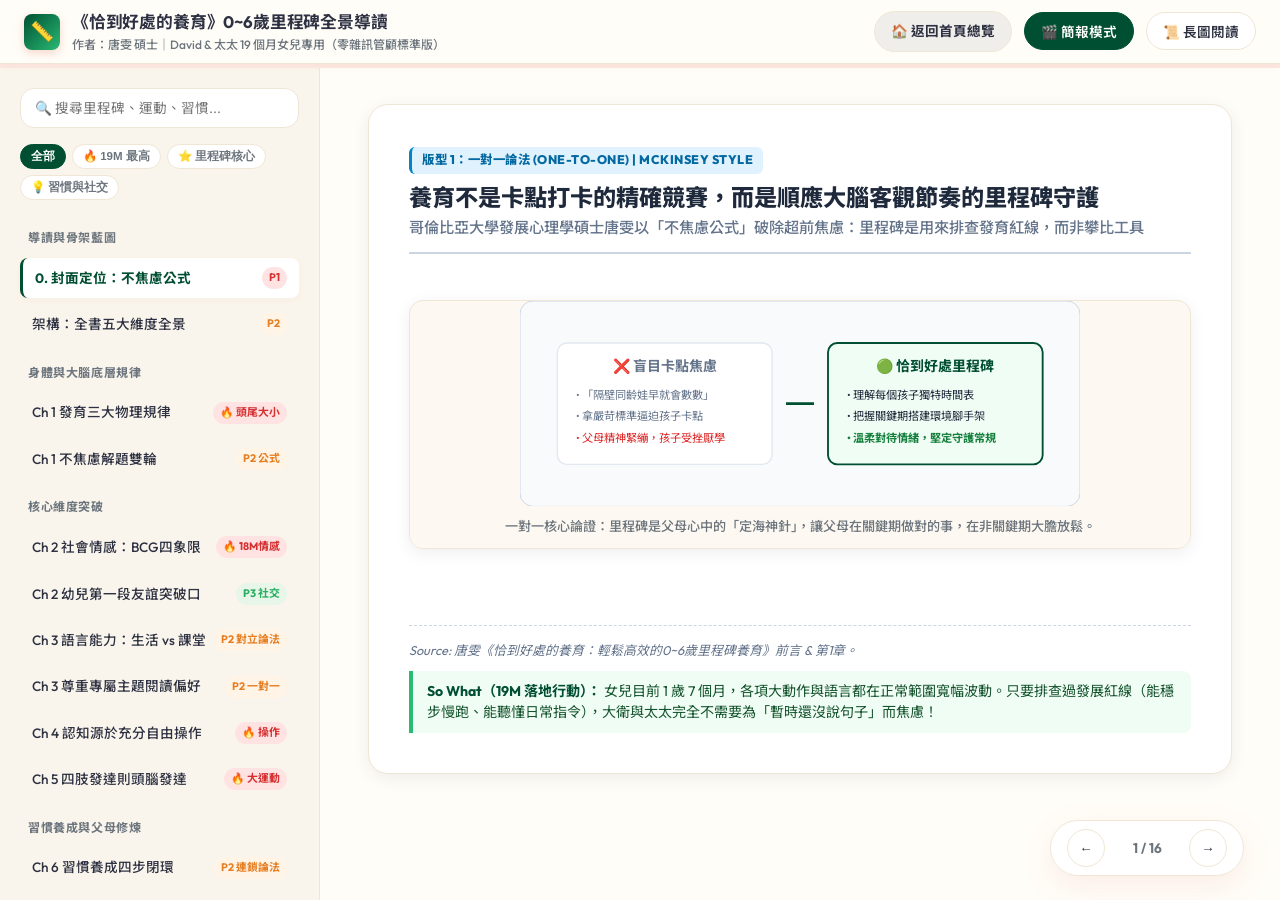
<file: book-just-right.html>
<!DOCTYPE html>
<html lang="zh-TW">
<head>
  <meta charset="UTF-8">
  <meta name="viewport" content="width=device-width, initial-scale=1.0">
  <title>《恰到好處的養育》0~6歲里程碑全景簡報 | 零雜訊頂尖顧問風 (Zero-Noise Consulting)</title>
  <!-- Google Fonts -->
  <link rel="preconnect" href="https://fonts.googleapis.com">
  <link rel="preconnect" href="https://fonts.gstatic.com" crossorigin>
  <link href="https://fonts.googleapis.com/css2?family=Noto+Sans+TC:wght@400;500;700;800;900&family=Outfit:wght@400;600;700;800&family=Plus+Jakarta+Sans:wght@500;700;800&display=swap" rel="stylesheet">
  <link rel="stylesheet" href="styles.css">
  <style>
    :root {
      --primary-coral: #004F32;
      --primary-coral-dark: #003622;
      --sage-green: #177B57;
      --sage-green-dark: #004F32;
      --sun-yellow: #29BA74;
      --accent-blue: #051C2C;
    }
  </style>
</head>
<body class="mode-slide">

  <!-- Header App Bar -->
  <header class="app-header">
    <div class="header-brand">
      <div class="brand-icon" style="background: linear-gradient(135deg, #004F32, #29BA74); color: #fff;">📏</div>
      <div class="brand-text">
        <h1>《恰到好處的養育》0~6歲里程碑全景導讀</h1>
        <p>作者：唐雯 碩士｜David & 太太 19 個月女兒專用（零雜訊管顧標準版）</p>
      </div>
    </div>
    <div class="header-controls">
      <a href="index.html" class="btn-toggle-mode" style="text-decoration: none; display: inline-flex; align-items: center; gap: 4px; background: rgba(0,0,0,0.06); color: var(--text-main); font-weight: 700;">🏠 返回首頁總覽</a>
      <button class="btn-toggle-mode active" id="btnModeSlide">🎬 簡報模式</button>
      <button class="btn-toggle-mode" id="btnModeScroll">📜 長圖閱讀</button>
    </div>
  </header>

  <!-- Progress Bar -->
  <div class="progress-bar-container">
    <div class="progress-bar-fill" id="progressBar" style="background: linear-gradient(90deg, #004F32, #29BA74);"></div>
  </div>

  <!-- App Layout Container -->
  <div class="app-container">
    
    <!-- Sidebar Sitemap Navigation -->
    <aside class="app-sidebar" id="appSidebar">
      <div class="sidebar-search">
        <input type="text" id="searchInput" placeholder="🔍 搜尋里程碑、運動、習慣...">
      </div>

      <div class="filter-tags">
        <button class="tag-btn active" data-filter="all">全部</button>
        <button class="tag-btn" data-filter="p1">🔥 19M 最高</button>
        <button class="tag-btn" data-filter="p2">⭐ 里程碑核心</button>
        <button class="tag-btn" data-filter="p3">💡 習慣與社交</button>
      </div>

      <nav class="nav-menu">
        <div class="nav-group-title">導讀與骨架藍圖</div>
        <a class="nav-item active" data-target="slide-j0" data-priority="p1">
          <span>0. 封面定位：不焦慮公式</span> <span class="priority-badge badge-p1">P1</span>
        </a>
        <a class="nav-item" data-target="slide-j-framework" data-priority="p2">
          <span>架構：全書五大維度全景</span> <span class="priority-badge badge-p2">P2</span>
        </a>

        <div class="nav-group-title">身體與大腦底層規律</div>
        <a class="nav-item" data-target="slide-j1-laws" data-priority="p1">
          <span>Ch 1 發育三大物理規律</span> <span class="priority-badge badge-p1">🔥 頭尾大小</span>
        </a>
        <a class="nav-item" data-target="slide-j1-formula" data-priority="p2">
          <span>Ch 1 不焦慮解題雙輪</span> <span class="priority-badge badge-p2">P2 公式</span>
        </a>

        <div class="nav-group-title">核心維度突破</div>
        <a class="nav-item" data-target="slide-j2-emo" data-priority="p1">
          <span>Ch 2 社會情感：BCG四象限</span> <span class="priority-badge badge-p1">🔥 18M情感</span>
        </a>
        <a class="nav-item" data-target="slide-j2-friend" data-priority="p3">
          <span>Ch 2 幼兒第一段友誼突破口</span> <span class="priority-badge badge-p3">P3 社交</span>
        </a>
        <a class="nav-item" data-target="slide-j3-lang" data-priority="p2">
          <span>Ch 3 語言能力：生活 vs 課堂</span> <span class="priority-badge badge-p2">P2 對立論法</span>
        </a>
        <a class="nav-item" data-target="slide-j3-book" data-priority="p2">
          <span>Ch 3 尊重專屬主題閱讀偏好</span> <span class="priority-badge badge-p2">P2 一對一</span>
        </a>
        <a class="nav-item" data-target="slide-j4-cog" data-priority="p1">
          <span>Ch 4 認知源於充分自由操作</span> <span class="priority-badge badge-p1">🔥 操作</span>
        </a>
        <a class="nav-item" data-target="slide-j5-motor" data-priority="p1">
          <span>Ch 5 四肢發達則頭腦發達</span> <span class="priority-badge badge-p1">🔥 大運動</span>
        </a>

        <div class="nav-group-title">習慣養成與父母修煉</div>
        <a class="nav-item" data-target="slide-j6-habits" data-priority="p2">
          <span>Ch 6 習慣養成四步閉環</span> <span class="priority-badge badge-p2">P2 連鎖論法</span>
        </a>
        <a class="nav-item" data-target="slide-j6-sleep" data-priority="p2">
          <span>Ch 6 睡眠與飲食常規化解</span> <span class="priority-badge badge-p2">P2 對立論法</span>
        </a>
        <a class="nav-item" data-target="slide-j7-parent" data-priority="p1">
          <span>Ch 7 恰到好處父母：文氏圖</span> <span class="priority-badge badge-p1">🔥 溫柔堅定</span>
        </a>

        <div class="nav-group-title">19 個月落地矩陣與總結</div>
        <a class="nav-item" data-target="slide-j-matrix19" data-priority="p1">
          <span>19 個月女兒里程碑對照矩陣</span> <span class="priority-badge badge-p1">🔥 19M 矩陣</span>
        </a>
        <a class="nav-item" data-target="slide-j-scripts" data-priority="p1">
          <span>父母引導型話術轉化表</span> <span class="priority-badge badge-p1">🔥 實操</span>
        </a>
        <a class="nav-item" data-target="slide-j-conclusion" data-priority="p1">
          <span>結論：父母肩膀是起跑線</span> <span class="priority-badge badge-p1">P1</span>
        </a>
      </nav>
    </aside>

    <!-- Main Content Area -->
    <main class="app-content">
      <div class="slides-container">

        <!-- Slide 0: 封面與定位 [版型 1：一對一論法 | McKinsey Style] -->
        <section class="slide-card active-slide" id="slide-j0">
          <div class="action-title-box">
            <span class="archetype-tag mckinsey">版型 1：一對一論法 (One-to-One) | McKinsey Style</span>
            <h2 class="action-main-title">養育不是卡點打卡的精確競賽，而是順應大腦客觀節奏的里程碑守護</h2>
            <p class="action-sub-lead">哥倫比亞大學發展心理學碩士唐雯以「不焦慮公式」破除超前焦慮：里程碑是用來排查發育紅線，而非攀比工具</p>
          </div>

          <div class="slide-body">
            <div class="evidence-container">
              <figure class="slide-media">
                <svg viewBox="0 0 600 220" width="100%" style="max-width:560px; height:auto; display:block; margin:0 auto;">
                  <rect width="600" height="220" rx="14" fill="#F8FAFC" stroke="#CBD5E1"/>
                  <rect x="40" y="45" width="230" height="130" rx="10" fill="#FFFFFF" stroke="#E2E8F0" stroke-width="1.5"/>
                  <text x="155" y="75" font-size="15" font-weight="bold" fill="#64748B" text-anchor="middle">❌ 盲目卡點焦慮</text>
                  <text x="60" y="105" font-size="12" fill="#64748B">• 「隔壁同齡娃早就會數數」</text>
                  <text x="60" y="128" font-size="12" fill="#64748B">• 拿嚴苛標準逼迫孩子卡點</text>
                  <text x="60" y="151" font-size="12" fill="#DC2626">• 父母精神緊繃，孩子受挫厭學</text>

                  <path d="M285 110 L315 110" stroke="#004F32" stroke-width="3" marker-end="url(#arr)"/>

                  <rect x="330" y="45" width="230" height="130" rx="10" fill="#F0FDF4" stroke="#004F32" stroke-width="2"/>
                  <text x="445" y="75" font-size="15" font-weight="bold" fill="#004F32" text-anchor="middle">🟢 恰到好處里程碑</text>
                  <text x="350" y="105" font-size="12" fill="#1E293B">• 理解每個孩子獨特時間表</text>
                  <text x="350" y="128" font-size="12" fill="#1E293B">• 把握關鍵期搭建環境腳手架</text>
                  <text x="350" y="151" font-size="12" fill="#15803D" font-weight="bold">• 溫柔對待情緒，堅定守護常規</text>
                </svg>
                <figcaption>一對一核心論證：里程碑是父母心中的「定海神針」，讓父母在關鍵期做對的事，在非關鍵期大膽放鬆。</figcaption>
              </figure>
            </div>

            <div class="slide-footer-notes">
              <div class="source-line">Source: 唐雯《恰到好處的養育：輕鬆高效的0~6歲里程碑養育》前言 & 第1章。</div>
              <div class="so-what-box">
                <strong>So What（19M 落地行動）：</strong> 女兒目前 1 歲 7 個月，各項大動作與語言都在正常範圍寬幅波動。只要排查過發展紅線（能穩步慢跑、能聽懂日常指令），大衛與太太完全不需要為「暫時還沒說句子」而焦慮！
              </div>
            </div>
          </div>
        </section>

        <!-- Slide 1: 全書骨架藍圖 [版型 5：麥肯錫論法 | McKinsey Matrix] -->
        <section class="slide-card" id="slide-j-framework">
          <div class="action-title-box">
            <span class="archetype-tag mckinsey">版型 5：麥肯錫論法 (McKinsey Matrix) | McKinsey Style</span>
            <h2 class="action-main-title">全書橫跨五大發展維度，以「里程碑診斷 × 環境腳手架」構建系統閉環</h2>
            <p class="action-sub-lead">沿著兒童身心成長的五大主軸，精確診斷常見誤區，並給出「不焦慮公式」管顧級對策矩陣</p>
          </div>

          <div class="slide-body">
            <table class="custom-table" style="font-size: 0.9rem;">
              <thead>
                <tr>
                  <th style="width: 18%;">發展維度（縱軸）</th>
                  <th style="width: 28%;">發展本質與關鍵期（橫軸 1）</th>
                  <th style="width: 26%;">常見家庭誤區（橫軸 2）</th>
                  <th style="width: 28%;">唐雯管顧級落地對策（橫軸 3）</th>
                </tr>
              </thead>
              <tbody>
                <tr>
                  <td><strong>1. 社會情感</strong></td>
                  <td>18 個月自我意識情感萌芽（羞怯/自豪）</td>
                  <td>強逼孩子在陌生大群體中熱情大方</td>
                  <td>以「一對一固定玩伴」破局，先接納後引導</td>
                </tr>
                <tr>
                  <td><strong>2. 語言溝通</strong></td>
                  <td>生活場景與充分操作的自然副產品</td>
                  <td>花高價報語文啟蒙班、強迫識字</td>
                  <td>自言自語解說員、尊重汽車等偏好主題共讀</td>
                </tr>
                <tr>
                  <td><strong>3. 認知學習</strong></td>
                  <td>知識來自雙手與感官的「自由操作」</td>
                  <td>買大量功能單一玩具、過早做習題</td>
                  <td>低結構材料操作，允許重複探索因果</td>
                </tr>
                <tr>
                  <td><strong>4. 大小運動</strong></td>
                  <td>「四肢發達則頭腦發達」，遵循三大律</td>
                  <td>怕髒怕摔限制跑跳，過早練握筆寫字</td>
                  <td>每天 2 小時戶外奔跑，先大肌肉後精細抓握</td>
                </tr>
                <tr>
                  <td><strong>5. 習慣養成</strong></td>
                  <td>飲食、睡眠、如廁的大腦常規內化</td>
                  <td>吼叫威脅催促、過度哄睡與妥協</td>
                  <td>常規建立 ➔ 環境支持 ➔ 拆解示範 ➔ 溫和堅定</td>
                </tr>
              </tbody>
            </table>

            <div class="slide-footer-notes">
              <div class="source-line">Source: 唐雯《恰到好處的養育》第1章至第7章結構化梳理。</div>
              <div class="so-what-box">
                <strong>So What（19M 落地行動）：</strong> 育兒不打無準備之仗。五大維度中，19 個月女兒目前最高優先級為：<strong>大運動戶外跑跳、飲食睡眠常規化、自我意識情感接納</strong>。
              </div>
            </div>
          </div>
        </section>

        <!-- Slide 2: 第1章 發育三大規律 [版型 4：連鎖論法 | Accenture Roadmap] -->
        <section class="slide-card" id="slide-j1-laws">
          <div class="action-title-box">
            <span class="archetype-tag accenture">版型 4：連鎖論法 (Chain / Flow) | Accenture Style</span>
            <h2 class="action-main-title">大腦與身體發育嚴格遵循三大物理規律，由大至小不可逆向跨越</h2>
            <p class="action-sub-lead">身體動作控制依序自「頭部➔軀幹➔下肢」、「中央中心➔四肢外圍」、「粗大肌肉➔精細小肌肉」鏈條推進</p>
          </div>

          <div class="slide-body">
            <figure class="slide-media">
              <svg viewBox="0 0 600 200" width="100%" style="max-width:560px; height:auto; display:block; margin:0 auto;">
                <rect width="600" height="200" rx="14" fill="#F8FAFC" stroke="#E2E8F0"/>
                <!-- 流程鏈 3 節點 -->
                <circle cx="100" cy="90" r="46" fill="#004F32"/>
                <text x="100" y="85" font-size="13" fill="#fff" font-weight="bold" text-anchor="middle">1. 頭尾規律</text>
                <text x="100" y="105" font-size="10" fill="#A7F3D0" text-anchor="middle">抬頭 ➔ 坐 ➔ 走</text>

                <path d="M155 90 L215 90" stroke="#004F32" stroke-width="4" marker-end="url(#arr)"/>
                <text x="185" y="80" font-size="11" fill="#64748B" text-anchor="middle">神經髓鞘</text>

                <circle cx="280" cy="90" r="46" fill="#177B57"/>
                <text x="280" y="85" font-size="13" fill="#fff" font-weight="bold" text-anchor="middle">2. 近遠規律</text>
                <text x="280" y="105" font-size="10" fill="#E2E8F0" text-anchor="middle">軀幹 ➔ 四肢 ➔ 手指</text>

                <path d="M335 90 L395 90" stroke="#177B57" stroke-width="4" marker-end="url(#arr)"/>
                <text x="365" y="80" font-size="11" fill="#64748B" text-anchor="middle">協調發展</text>

                <circle cx="460" cy="90" r="46" fill="#29BA74"/>
                <text x="460" y="85" font-size="13" fill="#003622" font-weight="bold" text-anchor="middle">3. 大小規律</text>
                <text x="460" y="105" font-size="10" fill="#004F32" text-anchor="middle">跑跳大動作 ➔ 精細運筆</text>
              </svg>
              <figcaption>連鎖論法：只有當前一階段大肌肉與軀幹力量充分鞏固，後一階段精細動作才能自然水到渠成。</figcaption>
            </figure>

            <div class="consulting-grid-3">
              <div class="consult-card">
                <div class="consult-card-title">① 頭尾規律 (Cephalocaudal)</div>
                <p style="font-size:0.85rem; color:#475569;">最先發展頭頸動作，其次軀幹，最後向下延伸到腳。行走穩定是全身協調的成果。</p>
              </div>
              <div class="consult-card">
                <div class="consult-card-title">② 近遠規律 (Proximodistal)</div>
                <p style="font-size:0.85rem; color:#475569;">從身體中央軀幹向外圍手腳發展。核心肌群穩固，孩子的手臂與腳步才能靈活。</p>
              </div>
              <div class="consult-card highlight">
                <div class="consult-card-title" style="color:#004F32;">③ 大小規律 (19M 重點)</div>
                <p style="font-size:0.85rem; color:#14532D;">大肌肉動作（跑、跳、爬、搬運）優先於精細小動作。<strong>19 個月切忌過早強求小手指握筆畫直線！</strong></p>
              </div>
            </div>

            <div class="slide-footer-notes">
              <div class="source-line">Source: 唐雯《恰到好處的養育》第1章 p.15。</div>
              <div class="so-what-box">
                <strong>So What（19M 落地行動）：</strong> 尊重「大小規律」。女兒現在用粗柄湯匙吃飯、雙手捧大積木是完全符合神經規律的；多帶她去公園草地走斜坡、搬運小球，大肌肉練好了，手指靈巧度自然會爆發。
              </div>
            </div>
          </div>
        </section>

        <!-- Slide 3: 第1章 不焦慮公式 [版型 3：結合論法 | McKinsey Combined Tree] -->
        <section class="slide-card" id="slide-j1-formula">
          <div class="action-title-box">
            <span class="archetype-tag mckinsey">版型 3：結合論法 (Combined Tree) | McKinsey Style</span>
            <h2 class="action-main-title">化解育兒焦慮依賴「思維認知判斷」與「行動腳手架支持」雙輪同時成立</h2>
            <p class="action-sub-lead">只有當父母既能依據里程碑理性定性問題，又能以適配環境給予溫和支架時，才能實現輕鬆高效養育</p>
          </div>

          <div class="slide-body">
            <figure class="slide-media">
              <svg viewBox="0 0 600 210" width="100%" style="max-width:560px; height:auto; display:block; margin:0 auto;">
                <rect width="600" height="210" rx="14" fill="#F1F5F9" stroke="#CBD5E1"/>
                <!-- 頂層結論 -->
                <rect x="180" y="20" width="240" height="40" rx="8" fill="#004F32"/>
                <text x="300" y="45" font-size="14" font-weight="bold" fill="#fff" text-anchor="middle">終極目標：不焦慮的科學養育</text>

                <!-- 中層兩大支柱 -->
                <path d="M250 60 L160 90" stroke="#004F32" stroke-width="2"/>
                <path d="M350 60 L440 90" stroke="#004F32" stroke-width="2"/>

                <rect x="70" y="90" width="180" height="40" rx="6" fill="#177B57"/>
                <text x="160" y="115" font-size="12" font-weight="bold" fill="#fff" text-anchor="middle">支柱 A：思維層面 (做判斷)</text>

                <rect x="350" y="90" width="180" height="40" rx="6" fill="#29BA74"/>
                <text x="440" y="115" font-size="12" font-weight="bold" fill="#003622" text-anchor="middle">支柱 B：行動層面 (給支架)</text>

                <!-- 底層事實 -->
                <rect x="40" y="145" width="240" height="50" rx="6" fill="#FFFFFF" stroke="#CBD5E1"/>
                <text x="160" y="165" font-size="11" fill="#334155" text-anchor="middle">• 對照里程碑辨識是否正常</text>
                <text x="160" y="183" font-size="11" fill="#334155" text-anchor="middle">• 排除「非問題」的偽焦慮</text>

                <rect x="320" y="145" width="240" height="50" rx="6" fill="#FFFFFF" stroke="#CBD5E1"/>
                <text x="440" y="165" font-size="11" fill="#334155" text-anchor="middle">• 調整環境物理阻礙</text>
                <text x="440" y="183" font-size="11" fill="#334155" text-anchor="middle">• 拆解微步示範，溫柔堅定</text>
              </svg>
              <figcaption>結合論法：育兒焦慮多半源於「把正常發展現象當成病態問題」或「缺乏具體操作腳手架」。</figcaption>
            </figure>

            <div class="slide-footer-notes">
              <div class="source-line">Source: 唐雯《恰到好處的養育》第1章 p.37「不焦慮公式」。</div>
              <div class="so-what-box">
                <strong>So What（19M 落地行動）：</strong> 當遇到女兒「不願吃飯」時，先用公式拆解：① 思維判斷：19 個月食慾隨生長速度放緩是正常里程碑，排除生病；② 行動支架：提供兩樣拿手小點心供二選一，餐後收拾不追餵，焦慮瞬間消除！
              </div>
            </div>
          </div>
        </section>

        <!-- Slide 4: 第2章 社會情感 [版型 8：BCG 論法 | BCG 2×2 矩陣] -->
        <section class="slide-card" id="slide-j2-emo">
          <div class="action-title-box">
            <span class="archetype-tag bcg">版型 8：BCG 論法 (BCG 2×2 Matrix) | BCG Style</span>
            <h2 class="action-main-title">18 個月自我意識情感萌芽：鎖定「溫柔且堅定」的恰到好處目標象限</h2>
            <p class="action-sub-lead">在「情緒情感接納度」與「行為邊界堅定度」雙軸交織中，唯有第四象限能培養真正自信勇敢的孩子</p>
          </div>

          <div class="slide-body">
            <figure class="slide-media">
              <svg viewBox="0 0 600 240" width="100%" style="max-width:560px; height:auto; display:block; margin:0 auto;">
                <rect width="600" height="240" rx="14" fill="#F8FAFC" stroke="#E2E8F0"/>
                <!-- 雙軸 -->
                <line x1="300" y1="20" x2="300" y2="220" stroke="#94A3B8" stroke-width="2"/>
                <line x1="40" y1="120" x2="560" y2="120" stroke="#94A3B8" stroke-width="2"/>
                <text x="300" y="16" font-size="11" fill="#64748B" text-anchor="middle">▲ 情感接納與共情度 (高)</text>
                <text x="555" y="135" font-size="11" fill="#64748B" text-anchor="end">行為邊界堅定度 (高) ►</text>

                <!-- 第二象限：溺愛型 -->
                <rect x="60" y="30" width="220" height="80" rx="8" fill="#FEF3C7"/>
                <text x="170" y="55" font-size="13" font-weight="bold" fill="#92400E" text-anchor="middle">放任溺愛型</text>
                <text x="170" y="78" font-size="10" fill="#B45309" text-anchor="middle">全盤妥協、缺乏安全邊界</text>
                <text x="170" y="95" font-size="10" fill="#B45309" text-anchor="middle">結果：孩子易焦慮任性</text>

                <!-- 第一象限：目標象限 -->
                <rect x="320" y="30" width="220" height="80" rx="8" fill="#DCFCE7" stroke="#16A34A" stroke-width="2"/>
                <text x="430" y="55" font-size="14" font-weight="bold" fill="#15803D" text-anchor="middle">🎯 恰到好處 (溫柔且堅定)</text>
                <text x="430" y="78" font-size="11" fill="#166534" font-weight="bold" text-anchor="middle">情緒 100% 接納 + 規則堅決守護</text>
                <text x="430" y="95" font-size="10" fill="#166534" text-anchor="middle">結果：自控力強、情緒穩定、勇敢自信</text>

                <!-- 第三象限：忽視型 -->
                <rect x="60" y="130" width="220" height="80" rx="8" fill="#F1F5F9"/>
                <text x="170" y="155" font-size="13" font-weight="bold" fill="#475569" text-anchor="middle">冷漠忽視型</text>
                <text x="170" y="178" font-size="10" fill="#64748B" text-anchor="middle">不接納情緒，亦不引導行為</text>
                <text x="170" y="195" font-size="10" fill="#64748B" text-anchor="middle">結果：依戀受損、退縮麻木</text>

                <!-- 第四象限：專制型 -->
                <rect x="320" y="130" width="220" height="80" rx="8" fill="#FEE2E2"/>
                <text x="430" y="155" font-size="13" font-weight="bold" fill="#991B1B" text-anchor="middle">專制嚴苛型</text>
                <text x="430" y="178" font-size="10" fill="#B91C1C" text-anchor="middle">高壓命令、不許哭鬧否定情緒</text>
                <text x="430" y="195" font-size="10" fill="#B91C1C" text-anchor="middle">結果：激發強烈逆反或懦弱虛偽</text>
              </svg>
              <figcaption>BCG 2×2 矩陣：18-19 個月自我意識情感誕生，目標象限是「理解她的羞愧與憤怒，但不妥協危險行為」。</figcaption>
            </figure>

            <div class="slide-footer-notes">
              <div class="source-line">Source: 唐雯《恰到好處的養育》第2章 p.65。</div>
              <div class="so-what-box">
                <strong>So What（19M 落地行動）：</strong> 當女兒生氣扔湯匙時：溫柔接納感受（「拿不到小碗很生氣對嗎？媽媽懂」）＋ 堅定行為底線（「但湯匙不能扔地上，會摔壞，我們放桌上」）。
              </div>
            </div>
          </div>
        </section>

        <!-- Slide 5: 第2章 幼兒第一段友誼 [版型 2：並列論法 | BCG Parallel] -->
        <section class="slide-card" id="slide-j2-friend">
          <div class="action-title-box">
            <span class="archetype-tag bcg">版型 2：並列論法 (Parallel) | BCG Style</span>
            <h2 class="action-main-title">1-2 歲幼兒社交突破口在於「一對一固定玩伴」，而非強行推入大集體</h2>
            <p class="action-sub-lead">三大支柱歸納法：從平行遊戲、單一突破口到物權捍衛，為孩子鋪平安全的社交台階</p>
          </div>

          <div class="slide-body">
            <div class="consulting-grid-3">
              <div class="consult-card">
                <div class="consult-card-title">① 平行遊戲接納</div>
                <p style="font-size:0.88rem; color:#334155; line-height:1.6;">
                  1-2 歲孩子坐在一起「各玩各的」是完全正常的發育階段。不要強行要求「手拉手合作」，她們在透過眼神默默觀察對方的玩法。
                </p>
              </div>

              <div class="consult-card highlight">
                <div class="consult-card-title" style="color:#004F32;">② 第一個朋友突破口</div>
                <p style="font-size:0.88rem; color:#14532D; line-height:1.6;">
                  面對一群陌生孩子，幼兒本能是退縮。<strong>重點鎖定一位脾氣溫和的同齡小伙伴</strong>（如鄰居甜甜），多次一對一戶外接觸，建立安全鏈接。
                </p>
              </div>

              <div class="consult-card">
                <div class="consult-card-title">③ 物權捍衛給予底氣</div>
                <p style="font-size:0.88rem; color:#334155; line-height:1.6;">
                  只有當孩子確信「我的玩具不會被大人強行搶走送人」，她才會有充沛的安全感在未來主動萌生分享與交換的慾望。
                </p>
              </div>
            </div>

            <div class="slide-footer-notes">
              <div class="source-line">Source: 唐雯《恰到好處的養育》第2章 p.80「社交突破口」。</div>
              <div class="so-what-box">
                <strong>So What（19M 落地行動）：</strong> 大衛與太太在社區或公園可以幫女兒固定物色 1 個固定的同齡玩伴，每週約玩 2-3 次。在熟悉的一對一互動中，女兒的社交安全感建立得最扎實！
              </div>
            </div>
          </div>
        </section>

        <!-- Slide 6: 第3章 語言發展 [版型 6：對立論法 | Opposition] -->
        <section class="slide-card" id="slide-j3-lang">
          <div class="action-title-box">
            <span class="archetype-tag accenture">版型 6：對立論法 (Opposition) | Accenture Style</span>
            <h2 class="action-main-title">語言發展源於生活場景與充分操作，而非被動接受語文早教啟蒙課</h2>
            <p class="action-sub-lead">逐列對照功利型灌輸與唐雯自然語言法的本質差異：真實的交流感才是神經突觸的最佳滋養品</p>
          </div>

          <div class="slide-body">
            <table class="custom-table">
              <thead>
                <tr>
                  <th style="width: 20%;">比較維度</th>
                  <th style="width: 40%;">❌ 傳統功利型語言啟蒙 (As-Is 誤區)</th>
                  <th style="width: 40%; background: #F0FDF4; color: #166534;">🟢 唐雯里程碑自然語言法 (To-Be 正道)</th>
                </tr>
              </thead>
              <tbody>
                <tr>
                  <td><strong>互動場景</strong></td>
                  <td>對著字卡、電子繪本機器反覆點讀</td>
                  <td>日常洗澡、穿衣、做飯、看落葉時的面對面交談</td>
                </tr>
                <tr>
                  <td><strong>提問方式</strong></td>
                  <td>考官式提問：「這是什麼？你說！說不出來吧？」</td>
                  <td>解說員模式：「哇，妳正在摸粗糙的樹皮，它硬硬的！」</td>
                </tr>
                <tr>
                  <td><strong>詞彙來源</strong></td>
                  <td>生硬背誦抽象唐詩與成語（如鷸蚌相爭）</td>
                  <td>源於雙手正在操作的物品（如撕紙、揉麵團、推車）</td>
                </tr>
                <tr>
                  <td><strong>大腦效果</strong></td>
                  <td>大腦處於防禦與被動輸入，語言處理速度遲緩</td>
                  <td>神經突觸在豐富情感與即時回饋中高頻激發鞏固</td>
                </tr>
              </tbody>
            </table>

            <div class="slide-footer-notes">
              <div class="source-line">Source: 唐雯《恰到好處的養育》第3章 p.100。</div>
              <div class="so-what-box">
                <strong>So What（19M 落地行動）：</strong> 19 個月女兒不需要任何語言早教課！每天跟她一邊剝橘子一邊說：「橘子圓圓的，剝開橘子皮，聞一聞香噴噴，嚐一口酸酸甜甜」，這就是最高級別的語言輸入。
              </div>
            </div>
          </div>
        </section>

        <!-- Slide 7: 第3章 尊重閱讀偏好 [版型 1：一對一論法 | McKinsey Style] -->
        <section class="slide-card" id="slide-j3-book">
          <div class="action-title-box">
            <span class="archetype-tag mckinsey">版型 1：一對一論法 (One-to-One) | McKinsey Style</span>
            <h2 class="action-main-title">孩子只鍾情特定主題（如汽車）是深層聚焦，父母絕不可強行扭轉干預</h2>
            <p class="action-sub-lead">單一強證據證明：縱深式的主題閱讀能自然帶動分類、結構、空間與百科認知，強迫多元反而扼殺閱讀熱情</p>
          </div>

          <div class="slide-body">
            <div class="evidence-container">
              <figure class="slide-media">
                <svg viewBox="0 0 600 210" width="100%" style="max-width:560px; height:auto; display:block; margin:0 auto;">
                  <rect width="600" height="210" rx="14" fill="#F8FAFC" stroke="#CBD5E1"/>
                  <circle cx="160" cy="105" r="55" fill="#004F32"/>
                  <text x="160" y="100" font-size="16" fill="#fff" font-weight="bold" text-anchor="middle">孩子迷戀的主題</text>
                  <text x="160" y="122" font-size="12" fill="#86EFAC" text-anchor="middle">（如：各類工程車/小動物）</text>

                  <path d="M225 105 L365 105" stroke="#15803D" stroke-width="4" marker-end="url(#arr)"/>
                  <text x="295" y="90" font-size="12" fill="#15803D" font-weight="bold" text-anchor="middle">自然縱深衍生</text>

                  <rect x="375" y="45" width="180" height="120" rx="8" fill="#FFFFFF" stroke="#86EFAC" stroke-width="2"/>
                  <text x="465" y="75" font-size="13" font-weight="bold" fill="#004F32" text-anchor="middle">衍生四大學習維度：</text>
                  <text x="390" y="100" font-size="11" fill="#334155">• 分類能力（推土機 vs 挖掘機）</text>
                  <text x="390" y="120" font-size="11" fill="#334155">• 空間結構（輪子是圓形/履帶）</text>
                  <text x="390" y="140" font-size="11" fill="#334155">• 因果邏輯（倒垃圾車把斗升起）</text>
                </svg>
                <figcaption>一對一核心論據：一個大主題內部蘊含無限的認知維度。熱情在哪裡，學習力就在哪裡生根發芽。</figcaption>
              </figure>
            </div>

            <div class="slide-footer-notes">
              <div class="source-line">Source: 唐雯《恰到好處的養育》第3章 p.108「只看某一類書怎麼辦？」。</div>
              <div class="so-what-box">
                <strong>So What（19M 落地行動）：</strong> 如果女兒這週就喜歡看某一本小熊繪本、或是瘋狂迷戀看小狗，<strong>100% 順著她的偏好</strong>！不用焦慮「她怎麼不看其他百科書」，把小狗的品種、尾巴、奔跑、食物講透，效果勝過十本雜書。
              </div>
            </div>
          </div>
        </section>

        <!-- Slide 8: 第4章 認知學習 [版型 3：結合論法 | Combined Tree] -->
        <section class="slide-card" id="slide-j4-cog">
          <div class="action-title-box">
            <span class="archetype-tag mckinsey">版型 3：結合論法 (Combined Tree) | McKinsey Style</span>
            <h2 class="action-main-title">0~6 歲最有效的認知學習是「自由充分操作」：自主、豐富與正確反饋三位一體</h2>
            <p class="action-sub-lead">皮亞傑認知發展論證實：兒童智慧來自於雙手與環境物體的交互操作，而非抽象說教或被動灌輸</p>
          </div>

          <div class="slide-body">
            <figure class="slide-media">
              <svg viewBox="0 0 600 210" width="100%" style="max-width:560px; height:auto; display:block; margin:0 auto;">
                <rect width="600" height="210" rx="14" fill="#F8FAFC" stroke="#E2E8F0"/>
                <!-- 頂層結論 -->
                <rect x="180" y="15" width="240" height="38" rx="8" fill="#004F32"/>
                <text x="300" y="39" font-size="14" font-weight="bold" fill="#fff" text-anchor="middle">認知發展核心：充分自由操作</text>

                <!-- 中層三支柱 -->
                <path d="M220 53 L120 85" stroke="#004F32" stroke-width="2"/>
                <path d="M300 53 L300 85" stroke="#004F32" stroke-width="2"/>
                <path d="M380 53 L480 85" stroke="#004F32" stroke-width="2"/>

                <rect x="40" y="85" width="160" height="36" rx="6" fill="#177B57"/>
                <text x="120" y="108" font-size="12" font-weight="bold" fill="#fff" text-anchor="middle">要素 1：自主選擇</text>

                <rect x="220" y="85" width="160" height="36" rx="6" fill="#177B57"/>
                <text x="300" y="108" font-size="12" font-weight="bold" fill="#fff" text-anchor="middle">要素 2：材料豐富</text>

                <rect x="400" y="85" width="160" height="36" rx="6" fill="#29BA74"/>
                <text x="480" y="108" font-size="12" font-weight="bold" fill="#003622" text-anchor="middle">要素 3：反饋正確</text>

                <!-- 底層支撐 -->
                <rect x="30" y="135" width="180" height="60" rx="6" fill="#FFFFFF" stroke="#CBD5E1"/>
                <text x="120" y="158" font-size="10" fill="#475569" text-anchor="middle">孩子自主決定玩什麼</text>
                <text x="120" y="176" font-size="10" fill="#475569" text-anchor="middle">與操作多長時間，不強打斷</text>

                <rect x="210" y="135" width="180" height="60" rx="6" fill="#FFFFFF" stroke="#CBD5E1"/>
                <text x="300" y="158" font-size="10" fill="#475569" text-anchor="middle">積木、紙箱、水、沙</text>
                <text x="300" y="176" font-size="10" fill="#475569" text-anchor="middle">多感官低結構天然材料</text>

                <rect x="390" y="135" width="180" height="60" rx="6" fill="#FFFFFF" stroke="#CBD5E1"/>
                <text x="480" y="158" font-size="10" fill="#14532D" font-weight="bold" text-anchor="middle">物理世界的客觀反饋</text>
                <text x="480" y="176" font-size="10" fill="#14532D" text-anchor="middle">積木放歪會倒，不用大人罵</text>
              </svg>
              <figcaption>結合論法：三要素同時成立，幼兒大腦就會沉浸在最深層的心流與因果推理中。</figcaption>
            </figure>

            <div class="slide-footer-notes">
              <div class="source-line">Source: 唐雯《恰到好處的養育》第4章 p.120。</div>
              <div class="so-what-box">
                <strong>So What（19M 落地行動）：</strong> 當女兒反覆把瓶蓋擰開又蓋上、或是把小積木倒進箱子又倒出來時，<strong>千萬不要說「這有什麼好玩的換個新玩具」</strong>！這正是她進行「自主＋反饋正確」的操作學習，靜靜在旁守護即可。
              </div>
            </div>
          </div>
        </section>

        <!-- Slide 9: 第5章 運動能力 [版型 1：一對一論法 | BCG Style] -->
        <section class="slide-card" id="slide-j5-motor">
          <div class="action-title-box">
            <span class="archetype-tag bcg">版型 1：一對一論法 (One-to-One) | BCG Style</span>
            <h2 class="action-main-title">「四肢發達則頭腦發達」：每天 2 小時戶外大運動是前額葉專注力的真正源泉</h2>
            <p class="action-sub-lead">大腦神經科學打破傳統偏見：前十年身體活動直接塑造前庭覺、空間本體感與高階認知網絡</p>
          </div>

          <div class="slide-body">
            <div class="consulting-grid-2">
              <div class="consult-card highlight" style="display:flex; flex-direction:column; justify-content:center; text-align:center; padding:24px;">
                <div class="big-kpi-sub">唐雯與全球兒科學會推薦黃金標準</div>
                <div class="big-kpi-callout" style="color:#004F32;">≥ 2.0 小時 / 天</div>
                <div style="font-size:0.95rem; font-weight:700; color:#14532D; margin-top:8px;">每日累計戶外自由活動時間</div>
                <p style="font-size:0.85rem; color:#475569; margin-top:10px;">
                  跑、跳、鑽、爬、踩草地、曬太陽。室內早教運動無法替代自然光照與複雜多變的地形刺激！
                </p>
              </div>

              <div class="consult-card">
                <div class="consult-card-title">🏃 大運動塑造大腦的三大生理收益</div>
                <ul style="font-size:0.88rem; color:#334155; line-height:1.7; margin-left:18px;">
                  <li><strong>促進多巴胺與 BDNF 腦源性神經營養因子</strong>分泌，突觸生長速度提升 30% 以上；</li>
                  <li><strong>刺激前庭系統與本體感覺</strong>，未來能端坐專注的根本在於幼年軀幹力量足夠穩定；</li>
                  <li><strong>大自然光照促進視網膜多巴胺釋放</strong>，有效預防近視並調節日夜節律，保障深度睡眠。</li>
                </ul>
              </div>
            </div>

            <div class="slide-footer-notes">
              <div class="source-line">Source: 唐雯《恰到好處的養育》第5章 p.135。</div>
              <div class="so-what-box">
                <strong>So What（19M 落地行動）：</strong> 每天傍晚或週末，大衛帶女兒去戶外公園至少 1.5 到 2 小時！讓她自由走土路、撿松果、上下小台階。四肢動得痛快，晚上秒睡，專注力自然驚人。
              </div>
            </div>
          </div>
        </section>

        <!-- Slide 10: 第6章 習慣培養 [版型 4：連鎖論法 | Accenture Flow] -->
        <section class="slide-card" id="slide-j6-habits">
          <div class="action-title-box">
            <span class="archetype-tag accenture">版型 4：連鎖論法 (Chain / Flow) | Accenture Style</span>
            <h2 class="action-main-title">良好習慣培養依循「建立常規 ➔ 環境支持 ➔ 拆解示範 ➔ 溫和堅定」四步閉環</h2>
            <p class="action-sub-lead">告別無效吼叫與隨意催促，把生活瑣事轉化為可預測、可模仿的微步神經迴路</p>
          </div>

          <div class="slide-body">
            <figure class="slide-media">
              <svg viewBox="0 0 600 180" width="100%" style="max-width:560px; height:auto; display:block; margin:0 auto;">
                <rect width="600" height="180" rx="14" fill="#F8FAFC" stroke="#E2E8F0"/>
                <!-- 4 步驟序列 -->
                <rect x="25" y="45" width="115" height="90" rx="8" fill="#004F32"/>
                <text x="82" y="75" font-size="13" font-weight="bold" fill="#fff" text-anchor="middle">Step 1</text>
                <text x="82" y="98" font-size="12" font-weight="bold" fill="#86EFAC" text-anchor="middle">建立常規</text>
                <text x="82" y="118" font-size="9" fill="#E2E8F0" text-anchor="middle">固定順序時間</text>

                <path d="M145 90 L165 90" stroke="#004F32" stroke-width="3" marker-end="url(#arr)"/>

                <rect x="170" y="45" width="115" height="90" rx="8" fill="#177B57"/>
                <text x="227" y="75" font-size="13" font-weight="bold" fill="#fff" text-anchor="middle">Step 2</text>
                <text x="227" y="98" font-size="12" font-weight="bold" fill="#fff" text-anchor="middle">環境支持</text>
                <text x="227" y="118" font-size="9" fill="#E2E8F0" text-anchor="middle">低矮收納/餐椅</text>

                <path d="M290 90 L310 90" stroke="#177B57" stroke-width="3" marker-end="url(#arr)"/>

                <rect x="315" y="45" width="115" height="90" rx="8" fill="#29BA74"/>
                <text x="372" y="75" font-size="13" font-weight="bold" fill="#003622" text-anchor="middle">Step 3</text>
                <text x="372" y="98" font-size="12" font-weight="bold" fill="#003622" text-anchor="middle">拆解示範</text>
                <text x="372" y="118" font-size="9" fill="#004F32" text-anchor="middle">放慢動作演練</text>

                <path d="M435 90 L455 90" stroke="#29BA74" stroke-width="3" marker-end="url(#arr)"/>

                <rect x="460" y="45" width="115" height="90" rx="8" fill="#051C2C"/>
                <text x="517" y="75" font-size="13" font-weight="bold" fill="#fff" text-anchor="middle">Step 4</text>
                <text x="517" y="98" font-size="12" font-weight="bold" fill="#38BDF8" text-anchor="middle">溫和堅定</text>
                <text x="517" y="118" font-size="9" fill="#E2E8F0" text-anchor="middle">重複50次不怒</text>
              </svg>
              <figcaption>連鎖論法：習慣是「環境＋動作拆解＋重複」的產物，大腦需要 21-60 天建立物理神經路徑。</figcaption>
            </figure>

            <div class="slide-footer-notes">
              <div class="source-line">Source: 唐雯《恰到好處的養育》第6章 p.147「4個關鍵養好習慣」。</div>
              <div class="so-what-box">
                <strong>So What（19M 落地行動）：</strong> 收玩具不是吼「快收」，而是：① 常規（玩完一個收一個）；② 環境（準備低矮拉籃）；③ 示範（抓著小積木「咻—放回家」）；④ 溫和堅定（不收就不拿新玩具，安靜等待她完成）。
              </div>
            </div>
          </div>
        </section>

        <!-- Slide 11: 第6章 睡眠常規 [版型 6：對立論法 | Opposition] -->
        <section class="slide-card" id="slide-j6-sleep">
          <div class="action-title-box">
            <span class="archetype-tag accenture">版型 6：對立論法 (Opposition) | Accenture Style</span>
            <h2 class="action-main-title">破解睡前拉鋸戰：用「固定預測性儀式」代替焦慮型過度哄睡</h2>
            <p class="action-sub-lead">相信幼兒具有自我恢復平靜的大腦潛能：給予愛與安全感的同時，堅守「晚上就是睡覺時間」的邊界</p>
          </div>

          <div class="slide-body">
            <table class="custom-table">
              <thead>
                <tr>
                  <th style="width: 20%;">對比維度</th>
                  <th style="width: 40%;">❌ 焦慮型隨機哄睡 (引發拖延崩潰)</th>
                  <th style="width: 40%; background: #F0FDF4; color: #166534;">🟢 唐雯恰到好處睡眠常規 (自主入睡)</th>
                </tr>
              </thead>
              <tbody>
                <tr>
                  <td><strong>睡前流程</strong></td>
                  <td>隨意更換，玩夠了才睡，讀 1 本不夠讀 5 本</td>
                  <td>固定 4 部曲：洗澡 ➔ 按摩 ➔ 2 本繪本 ➔ 關燈擁抱</td>
                </tr>
                <tr>
                  <td><strong>面對哭鬧</strong></td>
                  <td>慌亂自責、又抱又晃、破例開電視拿零食</td>
                  <td>安靜陪伴在床邊輕撫：「爸爸媽媽在，現在是睡覺時間」</td>
                </tr>
                <tr>
                  <td><strong>大腦訓練</strong></td>
                  <td>孩子學會「只要我鬧得夠久，就能繼續玩」</td>
                  <td>大腦建立「儀式結束 ➔ 褪黑激素分泌 ➔ 自我平靜」</td>
                </tr>
              </tbody>
            </table>

            <div class="slide-footer-notes">
              <div class="source-line">Source: 唐雯《恰到好處的養育》第6章 p.168。</div>
              <div class="so-what-box">
                <strong>So What（19M 落地行動）：</strong> 今晚開始執行固定「關燈儀式」：讀完約定的第 2 本繪本，平靜說出「小熊晚安，燈光晚安，我們抱抱睡覺囉」，溫和堅守邊界。
              </div>
            </div>
          </div>
        </section>

        <!-- Slide 12: 第7章 恰到好處的父母 [版型 7：比較論法 | Comparison 文氏圖] -->
        <section class="slide-card" id="slide-j7-parent">
          <div class="action-title-box">
            <span class="archetype-tag bcg">版型 7：比較論法 (Comparison) | BCG Style</span>
            <h2 class="action-main-title">「恰到好處」位於過度控制與粗暴放任的交集點：讀懂水面下 90% 的冰山需求</h2>
            <p class="action-sub-lead">真正的父母權威源自於內核穩定：感受無條件接納，界限溫和堅守，做孩子堅實溫暖的靠山</p>
          </div>

          <div class="slide-body">
            <figure class="slide-media">
              <svg viewBox="0 0 600 210" width="100%" style="max-width:560px; height:auto; display:block; margin:0 auto;">
                <rect width="600" height="210" rx="14" fill="#F8FAFC" stroke="#E2E8F0"/>
                <!-- 文氏圖 2 圓圈 -->
                <circle cx="230" cy="105" r="75" fill="#004F32" opacity="0.25"/>
                <circle cx="370" cy="105" r="75" fill="#29BA74" opacity="0.25"/>

                <text x="170" y="95" font-size="14" font-weight="bold" fill="#004F32" text-anchor="middle">極致接納情緒</text>
                <text x="170" y="118" font-size="11" fill="#004F32" text-anchor="middle">讀懂冰山需求</text>
                <text x="170" y="135" font-size="10" fill="#64748B" text-anchor="middle">（無條件的愛）</text>

                <text x="430" y="95" font-size="14" font-weight="bold" fill="#15803D" text-anchor="middle">堅定守護邊界</text>
                <text x="430" y="118" font-size="11" fill="#15803D" text-anchor="middle">溫和執行常規</text>
                <text x="430" y="135" font-size="10" fill="#64748B" text-anchor="middle">（安全確定感）</text>

                <!-- 中央交集 -->
                <ellipse cx="300" cy="105" rx="35" ry="55" fill="#004F32" opacity="0.85"/>
                <text x="300" y="100" font-size="13" font-weight="bold" fill="#fff" text-anchor="middle">恰到好處</text>
                <text x="300" y="120" font-size="10" fill="#A7F3D0" text-anchor="middle">溫柔且堅定</text>
              </svg>
              <figcaption>比較論法：只接納無界限是溺愛放任；只有界限無接納是冷酷專制。唯有中央交集才是「恰到好處」。</figcaption>
            </figure>

            <div class="slide-footer-notes">
              <div class="source-line">Source: 唐雯《恰到好處的養育》第7章 p.191。</div>
              <div class="so-what-box">
                <strong>So What（19M 落地行動）：</strong> 當女兒在商場為玩具躺地哭鬧時：蹲下抱住她（情緒接納 100%），同時平靜告知「今天我們只看不能買，爸爸陪妳哭完，我們去坐小火車」（界限堅守 100%）。
              </div>
            </div>
          </div>
        </section>

        <!-- Slide 13: 19 個月女兒專屬里程碑對照表 [版型 5：麥肯錫診斷矩陣] -->
        <section class="slide-card" id="slide-j-matrix19">
          <div class="action-title-box">
            <span class="archetype-tag mckinsey">版型 5：麥肯錫論法 (McKinsey Matrix) | McKinsey Style</span>
            <h2 class="action-main-title">19 個月（1 歲 7 個月）女兒五大領域里程碑對照：抓大放小，鎖定核心發展</h2>
            <p class="action-sub-lead">對照唐雯臨床標準，全面排查 18-20 個月正常發展表現與大衛家庭本週重點賦能動作</p>
          </div>

          <div class="slide-body">
            <table class="custom-table" style="font-size: 0.88rem;">
              <thead>
                <tr>
                  <th style="width: 16%;">領域</th>
                  <th style="width: 32%;">18-20 個月典型里程碑表現</th>
                  <th style="width: 26%;">非問題（允許寬幅波動）</th>
                  <th style="width: 26%; background: #F0FDF4; color: #166534;">🔥 大衛家庭本週賦能動作</th>
                </tr>
              </thead>
              <tbody>
                <tr>
                  <td><strong>大動作</strong></td>
                  <td>能穩健走路、開始嘗試慢跑、扶欄杆上下台階</td>
                  <td>偶爾摔倒、走不穩是核心肌群在適應</td>
                  <td>每天戶外走斜坡、搬運玩具箱</td>
                </tr>
                <tr>
                  <td><strong>精細動作</strong></td>
                  <td>能疊 3-4 塊積木、用勺子舀食物送嘴、翻厚紙書</td>
                  <td>握筆只會亂戳亂畫、吃飯會掉米粒</td>
                  <td>提供短柄粗勺，鋪防髒墊讓她自己吃</td>
                </tr>
                <tr>
                  <td><strong>語言溝通</strong></td>
                  <td>能說 10-20 個單詞、能聽懂雙重指令（拿鞋放門口）</td>
                  <td>不會說完整長句子、發音含糊不清</td>
                  <td>3T 原則：跟隨視線命名，等 5 秒回球</td>
                </tr>
                <tr>
                  <td><strong>認知操作</strong></td>
                  <td>尋找隱藏物品（客體永久性成熟）、探索因果開關</td>
                  <td>每個玩具只玩 2 分鐘就扔、愛扔東西</td>
                  <td>設置拋扔籃，提供紙箱、套杯自由操作</td>
                </tr>
                <tr>
                  <td><strong>社會情感</strong></td>
                  <td>出現自我意識情感（害羞、自豪）、愛模仿大人</td>
                  <td>不肯分享玩具、黏媽媽分離抗拒</td>
                  <td>一對一固定玩伴、出門告別絕不偷溜</td>
                </tr>
              </tbody>
            </table>

            <div class="slide-footer-notes">
              <div class="source-line">Source: 唐雯《恰到好處的養育》附錄與各章里程碑整合。</div>
              <div class="so-what-box">
                <strong>So What（19M 落地行動）：</strong> 對照矩陣可見，女兒目前所有表現都在最健康的軌道上！大衛與太太請放下所有外界對比焦慮，專注於每天高質量的陪伴與笑聲。
              </div>
            </div>
          </div>
        </section>

        <!-- Slide 14: 父母日常話術對照 [版型 6：對立論法 | Opposition] -->
        <section class="slide-card" id="slide-j-scripts">
          <div class="action-title-box">
            <span class="archetype-tag accenture">版型 6：對立論法 (Opposition) | Accenture Style</span>
            <h2 class="action-main-title">父母日常語言改造表：從宣洩焦慮的評判命令，轉向因果賦能的溫和引導</h2>
            <p class="action-sub-lead">把唐雯「拆解示範＋讀懂冰山」融入家庭五大高頻衝突，說出讓孩子合作且不傷自尊的話術</p>
          </div>

          <div class="slide-body">
            <table class="custom-table">
              <thead>
                <tr>
                  <th style="width: 22%;">日常高頻情境</th>
                  <th style="width: 38%;">❌ 傳統評判命令 (加劇對抗自卑)</th>
                  <th style="width: 40%; background: #F0FDF4; color: #166534;">🟢 唐雯引導型話術 (溫和堅定拆解)</th>
                </tr>
              </thead>
              <tbody>
                <tr>
                  <td><strong>吃蘋果咬不動含在嘴裡</strong></td>
                  <td>「怎麼搞的，含著蘋果不嚥！快吐掉！」</td>
                  <td>示範咬出聲音：「張大嘴巴咬下去，咬得蘋果嘎吱叫，換個位置再咬一口！」（拆解咀嚼動作）</td>
                </tr>
                <tr>
                  <td><strong>爬沙發高處很危險</strong></td>
                  <td>「不許爬！掉下來摔死你！」（恐嚇激化）</td>
                  <td>平視伸手：「沙發是用來坐的。如果想爬高，我們去爬爬墊上的小斜坡，爸爸保護妳！」（提供替代結構）</td>
                </tr>
                <tr>
                  <td><strong>做錯事不敢認/耍賴</strong></td>
                  <td>「你看看你做的好事！說！是不是你弄的？」</td>
                  <td>蹲下擁抱：「水灑了沒關係，媽媽知道妳不是故意的。我們拿小抹布一起擦擦乾淨就好。」（引導修復）</td>
                </tr>
                <tr>
                  <td><strong>穿鞋磨蹭甩鞋子</strong></td>
                  <td>「穿個鞋慢吞吞，再不走不要你了！」</td>
                  <td>拿兩雙鞋實物二選一：「小腳丫要鑽山洞囉！今天想穿紅色小皮鞋，還是小白鞋？妳來挑！」（有限選擇）</td>
                </tr>
              </tbody>
            </table>

            <div class="slide-footer-notes">
              <div class="source-line">Source: 唐雯《恰到好處的養育》第6-7章話術案例。</div>
              <div class="so-what-box">
                <strong>So What（19M 落地行動）：</strong> 當你快要喊出「不許...」時，先深呼吸停頓 3 秒，把話術切換為「妳可以...」或者「我們一起做...」。正面語言的力量比命令大十倍！
              </div>
            </div>
          </div>
        </section>

        <!-- Slide 15: 結論與宣言 [版型 2：並列論法 | McKinsey Style] -->
        <section class="slide-card" id="slide-j-conclusion">
          <div class="action-title-box">
            <span class="archetype-tag mckinsey">版型 2：並列論法 (Parallel) | McKinsey Style</span>
            <h2 class="action-main-title">孩子的起跑線是父母的肩膀：做 70 分鬆弛有愛的父母，守護一生幸福地基</h2>
            <p class="action-sub-lead">三大支柱為大衛家庭定錨：懂大腦規律、立溫和常規、愛自己充盈能量，幸福自然在日常中流淌</p>
          </div>

          <div class="slide-body">
            <div class="consulting-grid-3">
              <div class="consult-card">
                <div class="consult-card-title">🌱 支柱 1：懂規律不焦慮</div>
                <p style="font-size:0.88rem; color:#334155; line-height:1.7;">
                  牢記三大物理規律與里程碑寬幅區間。不拿別人孩子的長處比自己孩子的起步，給予充分時間。
                </p>
              </div>

              <div class="consult-card">
                <div class="consult-card-title">🛡️ 支柱 2：立常規有界限</div>
                <p style="font-size:0.88rem; color:#334155; line-height:1.7;">
                  環境支持勝過說教，動作拆解勝過催促。以可預測的生活節奏，賦予 19 個月女兒強大的安全確定感。
                </p>
              </div>

              <div class="consult-card highlight">
                <div class="consult-card-title" style="color:#004F32;">☀️ 支柱 3：父母先過好自己</div>
                <p style="font-size:0.88rem; color:#14532D; line-height:1.7;">
                  <strong>父母的情緒狀態是家庭最強的風向標</strong>。允許自己不完美，先給彼此澆水充電，做快樂自在的爸爸媽媽！
                </p>
              </div>
            </div>

            <div class="callout callout-core" style="font-size: 1.05rem; text-align: center; padding: 22px; margin-top:20px;">
              <strong>🌿 「教育是農業，不是工業。我們是播種與施肥的園丁，而不是雕刻零件的工匠。<br>
              陪伴 1 歲 7 個月的寶貝女兒，恰到好處地愛，靜待繁花盛開！」</strong>
            </div>

            <div class="slide-footer-notes">
              <div class="source-line">Source: 唐雯《恰到好處的養育》結語 p.196。</div>
              <div class="so-what-box">
                <strong>祝賀：</strong> 恭喜完成《恰到好處的養育》全書零雜訊顧問導讀學習！祝大衛與太太育兒旅程從容篤定、幸福常伴！
              </div>
            </div>
          </div>
        </section>

      </div>
    </main>
  </div>

  <!-- Floating Footer Navigation Bar -->
  <div class="slide-footer-nav">
    <button class="nav-btn" id="btnPrev">←</button>
    <div class="slide-counter" id="slideCounter">1 / 16</div>
    <button class="nav-btn" id="btnNext">→</button>
  </div>

  <script src="app.js"></script>
</body>
</html>
</file>
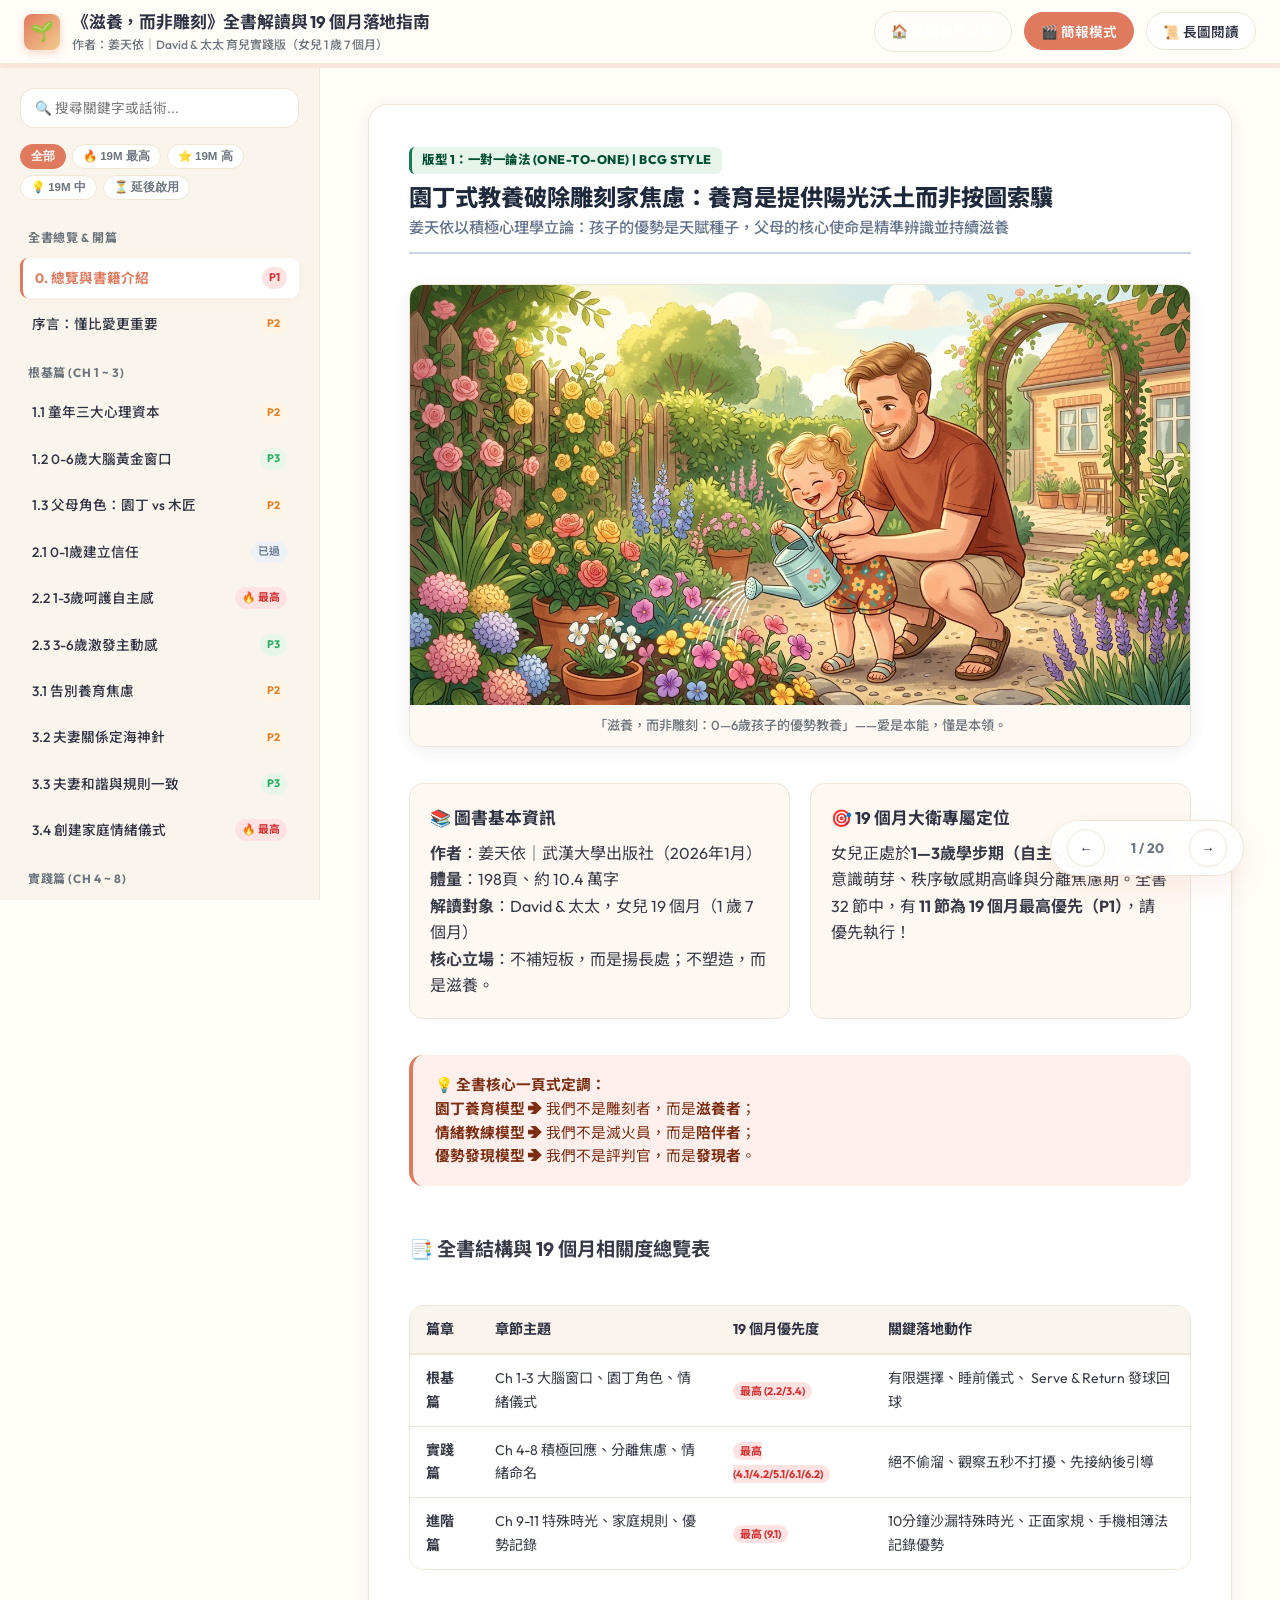
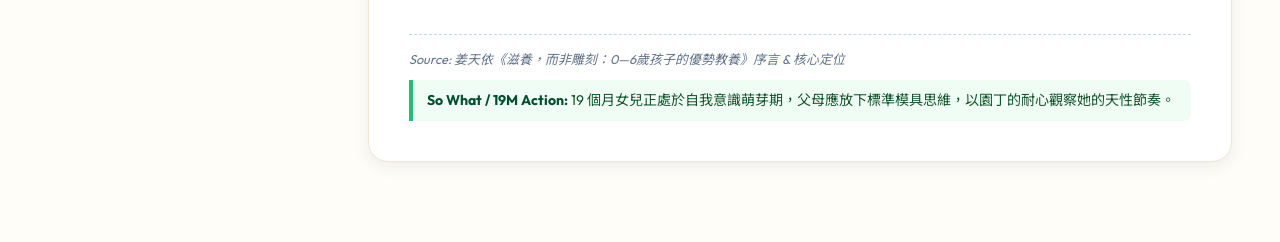
<file: book-nurture.html>
<!DOCTYPE html>
<html lang="zh-TW">
<head>
  <meta charset="UTF-8">
  <meta name="viewport" content="width=device-width, initial-scale=1.0">
  <title>《滋養，而非雕刻》章節解讀與 19 個月落地指南 | 互動簡報</title>
  <!-- Google Fonts -->
  <link rel="preconnect" href="https://fonts.googleapis.com">
  <link rel="preconnect" href="https://fonts.gstatic.com" crossorigin>
  <link href="https://fonts.googleapis.com/css2?family=Noto+Sans+TC:wght@400;500;700;800;900&family=Outfit:wght@400;600;700;800&family=Plus+Jakarta+Sans:wght@500;700;800&display=swap" rel="stylesheet">
  <link rel="stylesheet" href="styles.css">
</head>
<body class="mode-slide">

  <!-- Header App Bar -->
  <header class="app-header">
    <div class="header-brand">
      <div class="brand-icon">🌱</div>
      <div class="brand-text">
        <h1>《滋養，而非雕刻》全書解讀與 19 個月落地指南</h1>
        <p>作者：姜天依｜David & 太太 育兒實踐版（女兒 1 歲 7 個月）</p>
      </div>
    </div>
    <div class="header-controls">
      <a href="index.html" class="btn-toggle-mode" style="text-decoration: none; display: inline-flex; align-items: center; gap: 4px; background: rgba(255,255,255,0.15); color: #fff;">🏠 返回首頁總覽</a>
      <button class="btn-toggle-mode active" id="btnModeSlide">🎬 簡報模式</button>
      <button class="btn-toggle-mode" id="btnModeScroll">📜 長圖閱讀</button>
    </div>
  </header>

  <!-- Progress Bar -->
  <div class="progress-bar-container">
    <div class="progress-bar-fill" id="progressBar"></div>
  </div>

  <!-- App Layout Container -->
  <div class="app-container">
    
    <!-- Sidebar Sitemap Navigation -->
    <aside class="app-sidebar" id="appSidebar">
      <div class="sidebar-search">
        <input type="text" id="searchInput" placeholder="🔍 搜尋關鍵字或話術...">
      </div>

      <div class="filter-tags">
        <button class="tag-btn active" data-filter="all">全部</button>
        <button class="tag-btn" data-filter="p1">🔥 19M 最高</button>
        <button class="tag-btn" data-filter="p2">⭐ 19M 高</button>
        <button class="tag-btn" data-filter="p3">💡 19M 中</button>
        <button class="tag-btn" data-filter="def">⏳ 延後啟用</button>
      </div>

      <nav class="nav-menu">
        <div class="nav-group-title">全書總覽 & 開篇</div>
        <a class="nav-item active" data-target="slide-overview" data-priority="p1">
          <span>0. 總覽與書籍介紹</span> <span class="priority-badge badge-p1">P1</span>
        </a>
        <a class="nav-item" data-target="slide-ch0" data-priority="p2">
          <span>序言：懂比愛更重要</span> <span class="priority-badge badge-p2">P2</span>
        </a>

        <div class="nav-group-title">根基篇 (Ch 1 ~ 3)</div>
        <a class="nav-item" data-target="slide-ch1-1" data-priority="p2">
          <span>1.1 童年三大心理資本</span> <span class="priority-badge badge-p2">P2</span>
        </a>
        <a class="nav-item" data-target="slide-ch1-2" data-priority="p3">
          <span>1.2 0-6歲大腦黃金窗口</span> <span class="priority-badge badge-p3">P3</span>
        </a>
        <a class="nav-item" data-target="slide-ch1-3" data-priority="p2">
          <span>1.3 父母角色：園丁 vs 木匠</span> <span class="priority-badge badge-p2">P2</span>
        </a>
        <a class="nav-item" data-target="slide-ch2-1" data-priority="def">
          <span>2.1 0-1歲建立信任</span> <span class="priority-badge badge-def">已過</span>
        </a>
        <a class="nav-item" data-target="slide-ch2-2" data-priority="p1">
          <span>2.2 1-3歲呵護自主感</span> <span class="priority-badge badge-p1">🔥 最高</span>
        </a>
        <a class="nav-item" data-target="slide-ch2-3" data-priority="p3">
          <span>2.3 3-6歲激發主動感</span> <span class="priority-badge badge-p3">P3</span>
        </a>
        <a class="nav-item" data-target="slide-ch3-1" data-priority="p2">
          <span>3.1 告別養育焦慮</span> <span class="priority-badge badge-p2">P2</span>
        </a>
        <a class="nav-item" data-target="slide-ch3-2" data-priority="p2">
          <span>3.2 夫妻關係定海神針</span> <span class="priority-badge badge-p2">P2</span>
        </a>
        <a class="nav-item" data-target="slide-ch3-3" data-priority="p3">
          <span>3.3 夫妻和諧與規則一致</span> <span class="priority-badge badge-p3">P3</span>
        </a>
        <a class="nav-item" data-target="slide-ch3-4" data-priority="p1">
          <span>3.4 創建家庭情緒儀式</span> <span class="priority-badge badge-p1">🔥 最高</span>
        </a>

        <div class="nav-group-title">實踐篇 (Ch 4 ~ 8)</div>
        <a class="nav-item" data-target="slide-ch4-1" data-priority="p1">
          <span>4.1 積極回應 vs 寵溺</span> <span class="priority-badge badge-p1">🔥 最高</span>
        </a>
        <a class="nav-item" data-target="slide-ch4-2" data-priority="p1">
          <span>4.2 分離焦慮積極應對</span> <span class="priority-badge badge-p1">🔥 最高</span>
        </a>
        <a class="nav-item" data-target="slide-ch4-3" data-priority="p2">
          <span>4.3 營造可預測家庭環境</span> <span class="priority-badge badge-p2">P2</span>
        </a>
        <a class="nav-item" data-target="slide-ch5-1" data-priority="p1">
          <span>5.1 保護專注力不打擾</span> <span class="priority-badge badge-p1">🔥 最高</span>
        </a>
        <a class="nav-item" data-target="slide-ch5-2" data-priority="p3">
          <span>5.2 成長型思維誇孩子</span> <span class="priority-badge badge-p3">P3</span>
        </a>
        <a class="nav-item" data-target="slide-ch5-3" data-priority="p3">
          <span>5.3 藝術遊戲培養創造力</span> <span class="priority-badge badge-p3">P3</span>
        </a>
        <a class="nav-item" data-target="slide-ch6-1" data-priority="p1">
          <span>6.1 幫孩子為情緒命名</span> <span class="priority-badge badge-p1">🔥 最高</span>
        </a>
        <a class="nav-item" data-target="slide-ch6-2" data-priority="p1">
          <span>6.2 先接納後引導</span> <span class="priority-badge badge-p1">🔥 最高</span>
        </a>
        <a class="nav-item" data-target="slide-ch6-3" data-priority="p3">
          <span>6.3 應對發脾氣暫停角</span> <span class="priority-badge badge-p3">P3</span>
        </a>
        <a class="nav-item" data-target="slide-ch7-1" data-priority="p2">
          <span>7.1 物權意識與分享</span> <span class="priority-badge badge-p2">P2</span>
        </a>
        <a class="nav-item" data-target="slide-ch7-2" data-priority="def">
          <span>7.2-7.4 衝突與同理心</span> <span class="priority-badge badge-def">延後</span>
        </a>
        <a class="nav-item" data-target="slide-ch8-1" data-priority="p2">
          <span>8.1-8.3 允許犯錯與堅毅</span> <span class="priority-badge badge-p2">P2</span>
        </a>

        <div class="nav-group-title">進階篇 (Ch 9 ~ 11)</div>
        <a class="nav-item" data-target="slide-ch9-1" data-priority="p1">
          <span>9.1 10分鐘特殊時光</span> <span class="priority-badge badge-p1">🔥 最高</span>
        </a>
        <a class="nav-item" data-target="slide-ch9-2" data-priority="p2">
          <span>9.2-9.3 C2Q與親子閱讀</span> <span class="priority-badge badge-p2">P2</span>
        </a>
        <a class="nav-item" data-target="slide-ch10-1" data-priority="p2">
          <span>10.1 清晰一致的家庭規則</span> <span class="priority-badge badge-p2">P2</span>
        </a>
        <a class="nav-item" data-target="slide-ch10-2" data-priority="def">
          <span>10.2 自然邏輯結果 4R</span> <span class="priority-badge badge-def">⚠️ 警示</span>
        </a>
        <a class="nav-item" data-target="slide-ch10-3" data-priority="p2">
          <span>10.3 鼓勵式溝通話術</span> <span class="priority-badge badge-p2">P2</span>
        </a>
        <a class="nav-item" data-target="slide-ch11-1" data-priority="p2">
          <span>11.1-11.3 VIA 24項優勢</span> <span class="priority-badge badge-p2">P2</span>
        </a>

        <div class="nav-group-title">總結模型 & 實踐工具</div>
        <a class="nav-item" data-target="slide-models" data-priority="p1">
          <span>三大模型總結</span> <span class="priority-badge badge-p1">P1</span>
        </a>
        <a class="nav-item" data-target="slide-games" data-priority="p2">
          <span>附錄 1：10例情緒小遊戲</span> <span class="priority-badge badge-p2">P2</span>
        </a>
        <a class="nav-item" data-target="slide-scripts" data-priority="p1">
          <span>附錄 2：8大急救話術對照</span> <span class="priority-badge badge-p1">P1</span>
        </a>
        <a class="nav-item" data-target="slide-critique" data-priority="p2">
          <span>學術檢視與全書存疑</span> <span class="priority-badge badge-p2">P2</span>
        </a>
        <a class="nav-item" data-target="slide-action18" data-priority="p1">
          <span>19 個月專屬落地清單</span> <span class="priority-badge badge-p1">🔥 最高</span>
        </a>
        <a class="nav-item" data-target="slide-conclusion" data-priority="p1">
          <span>結論：大衛的育兒心法</span> <span class="priority-badge badge-p1">P1</span>
        </a>
      </nav>
    </aside>

    <!-- Main Content Area -->
    <main class="app-content">
      <div class="slides-container">

        <!-- Slide 0: Overview -->
        <section class="slide-card active-slide" id="slide-overview">
          <div class="action-title-box">
            <span class="archetype-tag bcg">版型 1：一對一論法 (One-to-One) | BCG Style</span>
            <h2 class="action-main-title">園丁式教養破除雕刻家焦慮：養育是提供陽光沃土而非按圖索驥</h2>
            <p class="action-sub-lead">姜天依以積極心理學立論：孩子的優勢是天賦種子，父母的核心使命是精準辨識並持續滋養</p>
          </div>
          <div class="slide-body">
            <figure class="slide-media">
              <img src="images/cover_gardener.jpg" alt="園丁式教養">
              <figcaption>「滋養，而非雕刻：0—6歲孩子的優勢教養」——愛是本能，懂是本領。</figcaption>
            </figure>

            <div class="grid-2">
              <div class="feature-box">
                <div class="feature-title">📚 圖書基本資訊</div>
                <p><strong>作者</strong>：姜天依｜武漢大學出版社（2026年1月）</p>
                <p><strong>體量</strong>：198頁、約 10.4 萬字</p>
                <p><strong>解讀對象</strong>：David & 太太，女兒 19 個月（1 歲 7 個月）</p>
                <p><strong>核心立場</strong>：不補短板，而是揚長處；不塑造，而是滋養。</p>
              </div>

              <div class="feature-box">
                <div class="feature-title">🎯 19 個月大衛專屬定位</div>
                <p>女兒正處於<strong>1—3歲學步期（自主 vs 羞怯）</strong>，自我意識萌芽、秩序敏感期高峰與分離焦慮期。全書 32 節中，有 <strong>11 節為 19 個月最高優先（P1）</strong>，請優先執行！</p>
              </div>
            </div>

            <div class="callout callout-core">
              <strong>💡 全書核心一頁式定調：</strong><br>
              <strong>園丁養育模型</strong> ➔ 我們不是雕刻者，而是<strong>滋養者</strong>；<br>
              <strong>情緒教練模型</strong> ➔ 我們不是滅火員，而是<strong>陪伴者</strong>；<br>
              <strong>優勢發現模型</strong> ➔ 我們不是評判官，而是<strong>發現者</strong>。
            </div>

            <h3 style="font-size: 1.2rem; font-weight: 700; margin-top: 12px;">📑 全書結構與 19 個月相關度總覽表</h3>
            <table class="custom-table">
              <thead>
                <tr>
                  <th>篇章</th>
                  <th>章節主題</th>
                  <th>19 個月優先度</th>
                  <th>關鍵落地動作</th>
                </tr>
              </thead>
              <tbody>
                <tr>
                  <td><strong>根基篇</strong></td>
                  <td>Ch 1-3 大腦窗口、園丁角色、情緒儀式</td>
                  <td><span class="priority-badge badge-p1">最高 (2.2/3.4)</span></td>
                  <td>有限選擇、睡前儀式、 Serve & Return 發球回球</td>
                </tr>
                <tr>
                  <td><strong>實踐篇</strong></td>
                  <td>Ch 4-8 積極回應、分離焦慮、情緒命名</td>
                  <td><span class="priority-badge badge-p1">最高 (4.1/4.2/5.1/6.1/6.2)</span></td>
                  <td>絕不偷溜、觀察五秒不打擾、先接納後引導</td>
                </tr>
                <tr>
                  <td><strong>進階篇</strong></td>
                  <td>Ch 9-11 特殊時光、家庭規則、優勢記錄</td>
                  <td><span class="priority-badge badge-p1">最高 (9.1)</span></td>
                  <td>10分鐘沙漏特殊時光、正面家規、手機相簿法記錄優勢</td>
                </tr>
              </tbody>
            </table>
            <div class="slide-footer-notes">
              <div class="source-line">Source: 姜天依《滋養，而非雕刻：0—6歲孩子的優勢教養》序言 & 核心定位</div>
              <div class="so-what-box"><strong>So What / 19M Action:</strong> 19 個月女兒正處於自我意識萌芽期，父母應放下標準模具思維，以園丁的耐心觀察她的天性節奏。</div>
            </div>
          </div>
        </section>

        <!-- Slide 1: Ch 0 序言 -->
        <section class="slide-card" id="slide-ch0">
          <div class="action-title-box">
            <span class="archetype-tag bcg">版型 6：對立論法 (Opposition) | BCG Style</span>
            <h2 class="action-main-title">從「木桶補短」轉向「長板突圍」：優勢教養建立孩子終生自信基石</h2>
            <p class="action-sub-lead">傳統教育緊盯缺點修補，而積極心理學證明：發揮頂尖優勢才能帶來卓越成就與幸福感</p>
          </div>
          <div class="slide-body">
            <div class="callout callout-tip">
              <strong>🌟 核心主張：</strong> 愛是本能，懂是本領。傳統教養常以愛為名進行「標準化修剪」（讓安靜的孩子活潑、好動的孩子安靜）。本書立場：不補短板，而是揚長處。
            </div>

            <div class="grid-2">
              <div class="feature-box">
                <div class="feature-title">🎨 「航航混顏料」經典模式</div>
                <p>孩子把顏料塗滿整張桌子，老師沒有只說「隨你玩」，而是給了一個<strong>新身分（「色彩探索家」）</strong> + <strong>新結構（限定兩種顏色、指定區域、水洗顏料）</strong>。</p>
                <p style="color: var(--primary-coral-dark); font-weight: 700; margin-top: 6px;">👉 關鍵公式：接納 + 結構 = 完整動作（只接納會變成放任）</p>
              </div>

              <div class="feature-box">
                <div class="feature-title">🔍 推薦序內容缺口提醒</div>
                <p>推薦序點名的兩個賣點：「24項優勢信心建立法」與「加總分」理念，在正文中<strong>沒有獨立方法或完全未出現</strong>。閱讀時宜保持批判性。</p>
              </div>
            </div>

            <div class="callout callout-action">
              <strong>🛠️ 19 個月本週可做：</strong><br>
              處理一個你覺得是「破壞」的行為（扔食物、掏抽屜）。先做<strong>觀察</strong>：她在觀察什麼？重複哪個動作？換個名字記錄（「測試重力」），並給予一個安全的替代結構（專屬低櫃/倒東西箱）。
            </div>
            <div class="slide-footer-notes">
              <div class="source-line">Source: 《滋養，而非雕刻》第 0 章「認知升級：為何優勢比補短重要」</div>
              <div class="so-what-box"><strong>So What / 19M Action:</strong> 觀察女兒對音樂、攀爬或細節觀察的微小偏好，優先為長板提供探索資源。</div>
            </div>
          </div>
        </section>

        <!-- Slide 2: Ch 1.1 - 1.3 根基篇 -->
        <section class="slide-card" id="slide-ch1-1">
          <div class="action-title-box">
            <span class="archetype-tag mckinsey">版型 3：結合論法 (Combined Tree) | McKinsey Style</span>
            <h2 class="action-main-title">心理資本、大腦結構與家庭環境交織，構成早期優勢發展的三層底層支撐</h2>
            <p class="action-sub-lead">樂觀韌性心態 ＋ 前額葉神經可塑性 ＋ 安全依戀環境，三位一體推動潛能綻放</p>
          </div>
          <div class="slide-body">
            <figure class="slide-media">
              <img src="images/serve_and_return.jpg" alt="發球與回球互動">
              <figcaption>哈佛兒童發展中心「 Serve & Return 發球—回球」互動：孩子發球，父母在2秒內回球。</figcaption>
            </figure>

            <div class="grid-3">
              <div class="feature-box">
                <div class="feature-title">🌱 三大心理資本 (Ch 1.1)</div>
                <p><strong>內在安全感</strong> (土壤)<br><strong>樂觀解釋風格</strong> (陽光)<br><strong>成長型思維</strong> (雨露)</p>
                <p style="font-size: 0.85rem; color: var(--text-muted); margin-top: 6px;">壞事發生時往「暫時、特定、外在」歸因。</p>
              </div>

              <div class="feature-box">
                <div class="feature-title">🧠 大腦發展窗口 (Ch 1.2)</div>
                <p>0-3 歲突觸爆發，3 歲起「用進廢退」修剪。<strong> Serve & Return 發球-回球</strong>是核心互動。毒性壓力指長期忽視/暴力的壓力，日常哭鬧非毒性壓力。</p>
              </div>

              <div class="feature-box">
                <div class="feature-title">🏡 園丁 vs 木匠 (Ch 1.3)</div>
                <p>木匠有藍圖，偏離即缺陷；園丁只負責土壤陽光水分。父母應從「塑造者」轉為「發現者」與「支持者」。</p>
              </div>
            </div>

            <div class="callout callout-action">
              <strong>🛠️ 19 個月本週可做：</strong><br>
              挑三個時段（換尿布、吃飯、洗澡），刻意做「發球-回球」：只要她發出聲音或指向物品，在 2 秒內回應（重複聲音、命名物品、模仿表情）。跟隨她的注意力！
            </div>
            <div class="slide-footer-notes">
              <div class="source-line">Source: 《滋養，而非雕刻》第一章「優勢教養的科學基石」</div>
              <div class="so-what-box"><strong>So What / 19M Action:</strong> 19 個月首要任務是築牢安全依戀地基，讓孩子在無條件接納中敢於探索外界。</div>
            </div>
          </div>
        </section>

        <!-- Slide 3: Ch 2.2 1-3歲學步期 (19M 最高) -->
        <section class="slide-card" id="slide-ch2-2">
          <div class="action-title-box">
            <span class="archetype-tag accenture">版型 4：連鎖論法 (Chain / Flow) | Accenture Style</span>
            <h2 class="action-main-title">1-3 歲學步期自主意識爆發，在「我要自己來」中奠定意志力階梯</h2>
            <p class="action-sub-lead">艾瑞克森發展階段：從依賴 ➔ 嘗試自主 ➔ 克服挫敗 ➔ 形成意志品質</p>
          </div>
          <div class="slide-body">
            <figure class='slide-media'>
                <svg viewBox="0 0 500 200" width="100%" style="max-width:500px">
                    <rect width="100%" height="100%" fill="#F8FAFC" rx="10" />
                    <path d="M 250 160 L 230 190 L 270 190 Z" fill="#264653" />
                    <line x1="100" y1="160" x2="400" y2="160" stroke="#2D6A4F" stroke-width="8" stroke-linecap="round" />
                    <circle cx="150" cy="130" r="30" fill="#E76F51" />
                    <text x="150" y="135" fill="#FFFFFF" text-anchor="middle" font-size="14" font-weight="bold">自主感</text>
                    <rect x="320" y="100" width="60" height="60" fill="#E9C46A" rx="5" />
                    <text x="350" y="135" fill="#264653" text-anchor="middle" font-size="14" font-weight="bold">邊界</text>
                </svg>
            </figure>

            <div class="callout callout-core">
              <strong>🌟 Erikson 第二階段核心：自主 vs 羞怯懷疑</strong><br>
              孩子的「不！」不是變壞，而是自我意識的宣言。父母的角色從「守護神」轉為「引導者」，任務是在呵護自主感與設立安全邊界間找平衡。
            </div>

            <div class="grid-2">
              <div class="feature-box">
                <div class="feature-title">🎁 最高投報率技術：有限選擇</div>
                <p>不問「你要不要穿衣服」，問「你要穿紅色還是藍色」。選項由你設計，選擇權在她。<strong>19 個月選項必須是拿在手中的實物！</strong></p>
              </div>

              <div class="feature-box">
                <div class="feature-title">🍪 秩序敏感期與邊界</div>
                <p>餅乾碎了就崩潰不是無理取鬧，是認定的完整被破壞。處理方式不是講理，是維持規律。心法：<strong>允許情緒，限制行為；共情先行，堅定隨後。</strong></p>
              </div>
            </div>

            <div class="callout callout-action">
              <strong>🛠️ 19 個月本週必執行（6 大動作）：</strong>
              <ol style="margin-left: 20px; font-size: 0.9rem; line-height: 1.7;">
                <li><strong>有限選擇每天三次</strong>：穿衣、吃飯碗、出門鞋（拿兩個實物供選）。</li>
                <li><strong>建立「替代清單」</strong>：對常說不可以的場景準備「但你可以...」（打人 ➔ 摸摸 / 拍枕頭）。</li>
                <li><strong>小幫手任務</strong>：髒衣服丟洗衣籃、放鞋子，做完真誠道謝。</li>
                <li><strong>三段式共情句型</strong>：「你很想要 ___，拿不到很生氣。爸爸知道。但是 ___ 不可以。我們可以 ___。」</li>
                <li><strong>固定三樣物品位置</strong>：她的杯子、鞋子、睡前玩偶。</li>
                <li><strong>戒除言語羞辱</strong>：絕不說「笨手笨腳」「再哭就不要你了」。</li>
              </ol>
            </div>
            <div class="slide-footer-notes">
              <div class="source-line">Source: 《滋養，而非雕刻》第二章「年齡里程碑：1-3歲自主期關鍵」</div>
              <div class="so-what-box"><strong>So What / 19M Action:</strong> 當女兒爭搶湯匙或自己穿鞋時，耐住性子等待，允許笨拙嘗試，守護她第一縷自主火花。</div>
            </div>
          </div>
        </section>

        <!-- Slide 4: Ch 3.1 - 3.4 父母情緒與家庭儀式 -->
        <section class="slide-card" id="slide-ch3-1">
          <div class="action-title-box">
            <span class="archetype-tag mckinsey">版型 7：比較論法 (Comparison) | McKinsey Style</span>
            <h2 class="action-main-title">氣質類型無優劣之分，父母因材施教的「適配度」決定孩子成長軌跡</h2>
            <p class="action-sub-lead">易育型、慢熱型與困難型三大氣質，在理解包容的家庭中均能長出獨特競爭力</p>
          </div>
          <div class="slide-body">
            <div class="grid-2">
              <div class="feature-box">
                <div class="feature-title">☕ 先給自己澆水 (Ch 3.1)</div>
                <p>空杯子倒不出水。睡眠不足會使前額葉失控。練習 <strong>4-7-8 呼吸法</strong>：吸氣 4 秒、屏息 7 秒、呼氣 8 秒。認知重評：「她不是搞破壞，是在探索。」</p>
              </div>

              <div class="feature-box">
                <div class="feature-title">☀️ 夫妻關係是太陽 (Ch 3.2-3.3)</div>
                <p>對孩子最好的教育是父母相愛。避免「孩子中心主義」。目睹爭吵後必須<strong>在孩子面前和好（災後重建）</strong>。約定「減壓閥暗號」適時換手。</p>
              </div>
            </div>

            <div class="callout callout-tip">
              <strong>🎉 3.4 家庭積極情緒儀式（頻率 > 規模）：</strong><br>
              每週大餐不如每天高品質擁抱。設計睡前固定儀式、出門「魔法親吻」、每年 recorded 的「生日訪談」。
            </div>

            <div class="callout callout-action">
              <strong>🛠️ 19 個月本週可做：</strong><br>
              - <strong>今晚開始睡前儀式</strong>：洗澡 ➔ 按摩 ➔ 繪本 ➔ 關燈 ➔ 愛的暗號。<br>
              - <strong>夫妻黃金 15 分鐘</strong>：孩子睡後不滑手機、不談孩子，只聊彼此。<br>
              - <strong>確立 3 條家規</strong>：與太太及照顧者（長輩/保母）一致。
            </div>
            <div class="slide-footer-notes">
              <div class="source-line">Source: 《滋養，而非雕刻》第三章「天生氣質密碼與適配度」</div>
              <div class="so-what-box"><strong>So What / 19M Action:</strong> 接納女兒在陌生環境中的慢熱觀察，不催促「快叫人」，給予充分適應時間。</div>
            </div>
          </div>
        </section>

        <!-- Slide 5: Ch 4.1 積極回應 vs 寵溺 -->
        <section class="slide-card" id="slide-ch4-1">
          <div class="action-title-box">
            <span class="archetype-tag bcg">版型 6：對立論法 (Opposition) | BCG Style</span>
            <h2 class="action-main-title">「敏感回應」不等於「有求必應」：界線清晰的愛才是真實安全感來源</h2>
            <p class="action-sub-lead">溺愛滿足所有願望導致邊界混亂，敏感回應是同理情緒的同時堅守安全與常規底線</p>
          </div>
          <div class="slide-body">
            <div class="callout callout-core">
              <strong>🌟 核心定型金句：</strong><br>
              「孩子不是被愛壞的，而是被混亂的規則和無效的管教慣壞的。」<br>
              <strong>回應的是「情緒與需求」，寵溺是滿足「所有行為訴求」。</strong>
            </div>

            <div class="grid-2">
              <div class="feature-box">
                <div class="feature-title">⚙️ 外部調節器概念</div>
                <p>幼兒前額葉未成熟，無法自我調節。父母的及時回應是外部調節器。無數次「被成功調節」的經驗會內化為自我調節能力。</p>
              </div>

              <div class="feature-box">
                <div class="feature-title">🕳️ 坑的比喻</div>
                <p><strong>積極回應</strong> ➔ 跑到坑邊說「我看到你了，我在這裡，我會幫你出來」；<br>
                <strong>寵溺</strong> ➔ 孩子哼一聲你就跳下去墊底甚至罵地面（取代了她的經驗）。</p>
              </div>
            </div>

            <table class="custom-table">
              <thead>
                <tr>
                  <th>步驟</th>
                  <th>階段任務</th>
                  <th>19 個月具體動作</th>
                </tr>
              </thead>
              <tbody>
                <tr>
                  <td><strong>步驟 1</strong></td>
                  <td>處理情緒 (下層大腦)</td>
                  <td>蹲下平視 ➔ 命名情緒 ➔ 允許哭泣 (語言簡短，肢體為主)</td>
                </tr>
                <tr>
                  <td><strong>步驟 2</strong></td>
                  <td>處理行為 (上層大腦)</td>
                  <td>溫和堅定重申規則 ➔ 提供有限選擇 / 轉移注意力</td>
                </tr>
              </tbody>
            </table>

            <div class="callout callout-action">
              <strong>🛠️ 19 個月本週做法：</strong><br>
              抓一個常因哭吵而讓步的場景（如索要零食）。這次不改變規則，只改變回應方式：情緒全接住，規則不動！重複 50 次是正常成本，不是失敗。
            </div>
            <div class="slide-footer-notes">
              <div class="source-line">Source: 《滋養，而非雕刻》第四章第一節「敏感回應 vs 溺愛縱容」</div>
              <div class="so-what-box"><strong>So What / 19M Action:</strong> 女兒哭鬧想要危險物品時：「爸爸知道妳很想要，但這個會割傷手，我們看這本書。」</div>
            </div>
          </div>
        </section>

        <!-- Slide 6: Ch 4.2 分離焦慮與安全基地 -->
        <section class="slide-card" id="slide-ch4-2">
          <div class="action-title-box">
            <span class="archetype-tag accenture">版型 2：並列論法 (Parallel) | Accenture Style</span>
            <h2 class="action-main-title">構建安全型依戀三大日常支柱：眼神確認、肢體擁抱與情緒共振</h2>
            <p class="action-sub-lead">穩固依戀不是靠口頭說教，而是透過無數次微小時刻的精準情感回饋沉澱而成</p>
          </div>
          <div class="slide-body">
            <figure class='slide-media'>
                <svg viewBox="0 0 500 250" width="100%" style="max-width:500px">
                    <rect width="100%" height="100%" fill="#F8FAFC" rx="10" />
                    <path d="M 50 80 L 250 20 L 450 80 Z" fill="#E76F51" />
                    <text x="250" y="60" fill="#FFFFFF" text-anchor="middle" font-size="18" font-weight="bold">安全基地</text>
                    <rect x="80" y="80" width="50" height="150" fill="#2D6A4F" />
                    <text x="105" y="160" fill="#FFFFFF" text-anchor="middle" font-size="12" font-weight="bold" writing-mode="vertical-rl">接納</text>
                    <rect x="180" y="80" width="50" height="150" fill="#264653" />
                    <text x="205" y="160" fill="#FFFFFF" text-anchor="middle" font-size="12" font-weight="bold" writing-mode="vertical-rl">回應</text>
                    <rect x="280" y="80" width="50" height="150" fill="#E9C46A" />
                    <text x="305" y="160" fill="#264653" text-anchor="middle" font-size="12" font-weight="bold" writing-mode="vertical-rl">支持</text>
                    <rect x="380" y="80" width="50" height="150" fill="#F4A261" />
                    <text x="405" y="160" fill="#FFFFFF" text-anchor="middle" font-size="12" font-weight="bold" writing-mode="vertical-rl">放手</text>
                </svg>
            </figure>

            <div class="callout callout-warning">
              <strong>⚠️ 最高警告：絕不偷偷溜走！</strong><br>
              偷溜會造成嚴重的信任危機，導致孩子第二天更黏。寧可面對哭泣的告別，也不要無聲消失。
            </div>

            <div class="grid-2">
              <div class="feature-box">
                <div class="feature-title">💋 4.2 核心工具：再見儀式</div>
                <p>固定短小的再見儀式（如<strong>魔法親吻</strong>：在手心親一下印在孩子手心）。告別語言指向「未來的重聚」（「下午4點我會第一個接你」），而非當下的不捨。</p>
              </div>

              <div class="feature-box">
                <div class="feature-title">🏰 4.3 安全基地四大支柱</div>
                <p>1. <strong>時間節奏</strong>（日常程序）<br>
                2. <strong>物理環境</strong>（各歸其位、低矮收納）<br>
                3. <strong>行為結果</strong>（清晰規則）<br>
                4. <strong>情緒反應可預測</strong>（最重要！）</p>
              </div>
            </div>

            <div class="callout callout-action">
              <strong>🛠️ 19 個月本週執行：</strong><br>
              - 固定「魔法親吻」再見儀式，每次都用同一個。<br>
              - 準時回來時明確標記：「爸爸說會回來，爸爸回來了！」<br>
              - 外出帶上她的「安慰物」（行動安全基地）。<br>
              - 設定低矮玩具架，玩完帶她一起「送玩具回家」。
            </div>
            <div class="slide-footer-notes">
              <div class="source-line">Source: 《滋養，而非雕刻》第四章第二、三節「安全依戀築基」</div>
              <div class="so-what-box"><strong>So What / 19M Action:</strong> 每天至少 3 次全神貫注的 30 秒長擁抱，讓女兒在懷抱中充飽安全感電力。</div>
            </div>
          </div>
        </section>

        <!-- Slide 7: Ch 5.1 保護專注力 (19M 最高) -->
        <section class="slide-card" id="slide-ch5-1">
          <div class="action-title-box">
            <span class="archetype-tag mckinsey">版型 1：一對一論法 (One-to-One) | McKinsey Style</span>
            <h2 class="action-main-title">幼兒專注力如同薄脆琉璃，父母最大的支持是「不打擾」的守護藝術</h2>
            <p class="action-sub-lead">腦神經研究指出：幼兒投入玩耍時被頻繁中斷（如擦汗、餵水、指導），將永久損害注意力深度</p>
          </div>
          <div class="slide-body">
            <figure class='slide-media'>
                <svg viewBox="0 0 500 250" width="100%" style="max-width:500px">
                    <rect width="100%" height="100%" fill="#F8FAFC" rx="10" />
                    <path d="M 150 70 A 80 80 0 0 1 350 70" fill="none" stroke="#2D6A4F" stroke-width="4" marker-end="url(#arrow)" />
                    <path d="M 350 180 A 80 80 0 0 1 150 180" fill="none" stroke="#E9C46A" stroke-width="4" marker-end="url(#arrow)" />
                    <circle cx="120" cy="125" r="40" fill="#E76F51" />
                    <text x="120" y="130" fill="#FFFFFF" text-anchor="middle" font-size="14" font-weight="bold">選擇</text>
                    <circle cx="250" cy="50" r="40" fill="#264653" />
                    <text x="250" y="55" fill="#FFFFFF" text-anchor="middle" font-size="14" font-weight="bold">專注</text>
                    <circle cx="380" cy="125" r="40" fill="#F4A261" />
                    <text x="380" y="130" fill="#FFFFFF" text-anchor="middle" font-size="14" font-weight="bold">重複</text>
                    <circle cx="250" cy="200" r="40" fill="#2D6A4F" />
                    <text x="250" y="205" fill="#FFFFFF" text-anchor="middle" font-size="14" font-weight="bold">滿足</text>
                    <defs>
                        <marker id="arrow" markerWidth="10" markerHeight="10" refX="9" refY="3" orient="auto" markerUnits="strokeWidth">
                            <path d="M0,0 L0,6 L9,3 z" fill="#2D6A4F" />
                        </marker>
                    </defs>
                </svg>
            </figure>

            <div class="callout callout-core">
              <strong>🌟 核心主張：</strong><br>
              專注力主要不是訓練出來的，是<strong>保護</strong>出來的。除非孩子主動邀請（抬頭看你、眼神邀請），否則任何介入都是打斷。
            </div>

            <div class="grid-3">
              <div class="feature-box">
                <div class="feature-title">🚫 服務型打擾</div>
                <p>「渴不渴？喝口水」「熱不熱？」（在她正專注探索時中斷她）</p>
              </div>

              <div class="feature-box">
                <div class="feature-title">🚫 指導型打擾</div>
                <p>「天空應該是藍色的」「這個積木應該放這裡」「快看那邊」</p>
              </div>

              <div class="feature-box">
                <div class="feature-title">🚫 關心型打擾</div>
                <p>在旁邊充滿愛意地凝視、時不時摸頭——無形的「關注壓力」也是干擾。</p>
              </div>
            </div>

            <div class="callout callout-tip">
              <strong>💡 蒙特梭利工作循環：</strong><br>
              選擇 ➔ 專注操作 ➔ <strong>重複練習（同一個動作倒進倒出 20 次）</strong> ➔ 滿足收尾。<br>
              重複練習是工作，不是無聊！不要換掉它，不要「升級」它！
            </div>

            <div class="callout callout-action">
              <strong>🛠️ 19 個月本週執行：</strong><br>
              - <strong>「觀察五秒原則」</strong>：想開口打擾前，先默數五秒！<br>
              - <strong>全家統一共識</strong>：跟長輩溝通「她在工作」。<br>
              - <strong>喝水/擦嘴/加外套</strong>集中在她自然收尾的空檔。
            </div>
            <div class="slide-footer-notes">
              <div class="source-line">Source: 《滋養，而非雕刻》第五章「專注力與心流保護」</div>
              <div class="so-what-box"><strong>So What / 19M Action:</strong> 當 19 個月女兒專注搬積木或翻書時，全家人保持安靜，絕不中途打斷插話。</div>
            </div>
          </div>
        </section>

        <!-- Slide 8: Ch 6.1 情緒命名與兩層樓房神經學 -->
        <section class="slide-card" id="slide-ch6-1">
          <div class="action-title-box">
            <span class="archetype-tag accenture">版型 4：連鎖論法 (Chain / Flow) | Accenture Style</span>
            <h2 class="action-main-title">情緒急救三部曲：先命名情緒、再接納感受、最後引導積極行為轉化</h2>
            <p class="action-sub-lead">「你看起來很生氣（命名）」 ➔ 「換作是我也會難過（接納）」 ➔ 「我們深呼吸一下（轉化）」</p>
          </div>
          <div class="slide-body">
            <figure class="slide-media">
              <img src="images/emotional_coregulation.jpg" alt="情緒共調與安撫">
              <figcaption>Siegel 兩層樓房神經學：情緒崩潰時下層大腦劫持全身，父母蹲下命名情緒是搭建連通上下層大腦的階梯。</figcaption>
            </figure>

            <div class="grid-2">
              <div class="feature-box">
                <div class="feature-title">🏛️ 6.1 Siegel 兩層樓房</div>
                <p><strong>下層大腦</strong> (腦幹/邊緣系統) 負責原始情緒；<strong>上層大腦</strong> (前額葉) 負責思考與調節。說出「你很生氣」，是在幫她吸引上層大腦工作！</p>
              </div>

              <div class="feature-box">
                <div class="feature-title">🚥 6.2 順序不可顛倒</div>
                <p>杏仁核警報時，前額葉「掉線」，講理就像對著關機的電腦輸入指令。<strong>第一步針對下層大腦 (接納)；第二步針對上層大腦 (引導)。</strong></p>
              </div>
            </div>

            <div class="callout callout-tip">
              <strong>👀 觀察切換上層大腦的三個指標：</strong><br>
              當你觀察到孩子的 <strong>1. 哭聲逐漸減弱、2. 身體不再緊繃、3. 呼吸變得平穩</strong> 時，才是進入第二步引導的最佳時機！
            </div>

            <div class="callout callout-action">
              <strong>🛠️ 19 個月情緒命名句型：</strong><br>
              「你看起來好像很 <u>失望/著急/生氣</u>，是因為 <u>拿不到玩具</u>，對嗎？」<br>
              語尾保持探詢上揚。19 個月重點詞彙：<strong>失望、挫折、著急、害怕、不舒服</strong>。
            </div>
            <div class="slide-footer-notes">
              <div class="source-line">Source: 《滋養，而非雕刻》第六章第一、二節「情緒命名與引導」</div>
              <div class="so-what-box"><strong>So What / 19M Action:</strong> 當女兒崩潰大哭時，放棄講道理，先抱住她輕聲說：「妳現在很傷心，爸爸陪著妳。」</div>
            </div>
          </div>
        </section>

        <!-- Slide 9: Ch 6.3 積極暫停角 -->
        <section class="slide-card" id="slide-ch6-3">
          <div class="action-title-box">
            <span class="archetype-tag bcg">版型 6：對立論法 (Opposition) | BCG Style</span>
            <h2 class="action-main-title">以溫暖平靜的「冷靜陪伴」徹底替代傳統懲罰性隔離「面壁思過」</h2>
            <p class="action-sub-lead">隔離懲罰傳遞「壞情緒不被愛」的恐懼，冷靜角陪伴傳遞「情緒被包容、行為有邊界」</p>
          </div>
          <div class="slide-body">
            <figure class="slide-media">
              <img src="images/positive_pause.jpg" alt="積極暫停角">
              <figcaption>積極暫停角不是懲罰隔離，而是「我們情緒激動，需要安靜的地方平復」的心情加油站。</figcaption>
            </figure>

            <div class="grid-2">
              <div class="feature-box">
                <div class="feature-title">🛋️ 90% 取決於事前準備</div>
                <p>必須在風平浪靜時共同搭建。切忌稱「冷靜角/反思椅」（負面暗示）；推薦「彩虹島」「太空艙」「心情加油站」。</p>
              </div>

              <div class="feature-box">
                <div class="feature-title">🧸 暫停角 4 類物品</div>
                <p>1. <strong>舒緩感官</strong> (軟墊/亮片瓶)<br>
                2. <strong>宣洩情緒</strong> (捏捏樂/打枕頭)<br>
                3. <strong>注意力轉移</strong> (繪本/拼圖)<br>
                4. <strong>安全感媒介</strong> (全家福/抱抱熊)</p>
              </div>
            </div>

            <div class="callout callout-action">
              <strong>🛠️ 19 個月適用調整：</strong><br>
              19 個月還無法獨立去暫停角。<strong>現在主要作為「父母自己的暫停角」</strong>！當你快生氣時，說「爸爸需要去冷靜一下」，示範吹亮片瓶/深呼吸，這是最好的身教。
            </div>
            <div class="slide-footer-notes">
              <div class="source-line">Source: 《滋養，而非雕刻》第六章第三節「積極冷靜角實操」</div>
              <div class="so-what-box"><strong>So What / 19M Action:</strong> 在客廳角落擺放抱枕與玩偶作為「冷靜小窩」，陪女兒坐在一起深呼吸直到情緒平復。</div>
            </div>
          </div>
        </section>

        <!-- Slide 10: Ch 7 & 8 社交物權與允許犯錯 -->
        <section class="slide-card" id="slide-ch7-1">
          <div class="action-title-box">
            <span class="archetype-tag mckinsey">版型 3：結合論法 (Combined Tree) | McKinsey Style</span>
            <h2 class="action-main-title">物權意識確立與同理心萌芽交融，構成社交能力與抗挫力發展基石</h2>
            <p class="action-sub-lead">唯有先充分擁有「我的」，才能自發走向「分享」；允許犯錯才能孕育終生抗挫韌性</p>
          </div>
          <div class="slide-body">
            <figure class='slide-media'>
                <svg viewBox="0 0 500 200" width="100%" style="max-width:500px">
                    <rect width="100%" height="100%" fill="#F8FAFC" rx="10" />
                    <rect x="50" y="50" width="150" height="100" fill="#E76F51" rx="8" />
                    <text x="125" y="80" fill="#FFFFFF" text-anchor="middle" font-size="16" font-weight="bold">問題行為</text>
                    <text x="125" y="110" fill="#FFFFFF" text-anchor="middle" font-size="14">固執 / 破壞</text>
                    
                    <path d="M 220 100 L 280 100" stroke="#264653" stroke-width="6" marker-end="url(#arrow2)" />
                    
                    <rect x="300" y="50" width="150" height="100" fill="#2D6A4F" rx="8" />
                    <text x="375" y="80" fill="#FFFFFF" text-anchor="middle" font-size="16" font-weight="bold">優勢行為</text>
                    <text x="375" y="110" fill="#FFFFFF" text-anchor="middle" font-size="14">毅力 / 好奇心</text>
                    <defs>
                        <marker id="arrow2" markerWidth="10" markerHeight="10" refX="9" refY="3" orient="auto" markerUnits="strokeWidth">
                            <path d="M0,0 L0,6 L9,3 z" fill="#264653" />
                        </marker>
                    </defs>
                </svg>
            </figure>

            <div class="grid-3">
              <div class="feature-box">
                <div class="feature-title">🧸 物權與分享 (Ch 7.1)</div>
                <p>「我的」是自我邊界的確立。強迫分享是在破壞邊界。<strong>輪流比分享容易，沙漏/計時器比說理有效。</strong></p>
              </div>

              <div class="feature-box">
                <div class="feature-title">🧹 允許犯錯 (Ch 8.1)</div>
                <p>打翻牛奶不是道德問題。<strong>遞給她抹布，一起擦乾淨！</strong> 讓她體驗到「事情弄糟了可以修復」，而非恐懼被罵。</p>
              </div>

              <div class="feature-box">
                <div class="feature-title">🧱 腳手架與暫未 (Ch 8.2-8.3)</div>
                <p>把目標拆成小步驟。把「我不會」改成「我暫時還不會」。19 個月降難度：用短柄粗湯匙、魔鬼氈鞋。</p>
              </div>
            </div>

            <div class="callout callout-action">
              <strong>🛠️ 19 個月落地做法：</strong><br>
              - 開始明確宣示界線：「這是女兒的杯子」「這是爸爸的手機」。<br>
              - 打翻東西時不吼叫，平靜說「牛奶灑了，我們拿抹布擦擦」，遞給她抹布共同清理。
            </div>
            <div class="slide-footer-notes">
              <div class="source-line">Source: 《滋養，而非雕刻》第七章與第八章「社交與逆境抵抗力」</div>
              <div class="so-what-box"><strong>So What / 19M Action:</strong> 19 個月絕對不強迫女兒把手中玩具讓給別人，守護她的所有權安全感。</div>
            </div>
          </div>
        </section>

        <!-- Slide 11: Ch 9.1 特殊時光 (19M 最高) -->
        <section class="slide-card" id="slide-ch9-1">
          <div class="action-title-box">
            <span class="archetype-tag bcg">版型 1：一對一論法 (One-to-One) | BCG Style</span>
            <h2 class="action-main-title">每天 10 分鐘「高純度特殊時光」，勝過整天心不在焉的低質量陪伴</h2>
            <p class="action-sub-lead">收起手機、完全由孩子主導遊戲內容、不評價不指揮，10 分鐘即可徹底填滿愛的情感杯</p>
          </div>
          <div class="slide-body">
            <figure class='slide-media'>
                <svg viewBox="0 0 500 200" width="100%" style="max-width:500px">
                    <rect width="100%" height="100%" fill="#F8FAFC" rx="10" />
                    <circle cx="100" cy="100" r="50" fill="none" stroke="#264653" stroke-width="8" />
                    <path d="M 100 50 L 100 100 L 130 120" stroke="#E76F51" stroke-width="6" stroke-linecap="round" />
                    <text x="100" y="175" fill="#264653" text-anchor="middle" font-size="16" font-weight="bold">10分鐘特殊時光</text>
                    
                    <rect x="200" y="30" width="120" height="60" fill="#2D6A4F" rx="5" />
                    <text x="260" y="65" fill="#FFFFFF" text-anchor="middle" font-size="14">命名預告</text>
                    
                    <rect x="340" y="30" width="120" height="60" fill="#E9C46A" rx="5" />
                    <text x="400" y="65" fill="#264653" text-anchor="middle" font-size="14">孩子主導</text>
                    
                    <rect x="200" y="110" width="120" height="60" fill="#F4A261" rx="5" />
                    <text x="260" y="145" fill="#FFFFFF" text-anchor="middle" font-size="14">零干擾</text>
                    
                    <rect x="340" y="110" width="120" height="60" fill="#264653" rx="5" />
                    <text x="400" y="145" fill="#FFFFFF" text-anchor="middle" font-size="14">解說員不考驗</text>
                </svg>
            </figure>

            <div class="callout callout-core">
              <strong>🌟 核心公式：每天 10—15 分鐘不被打擾的獨享時間</strong><br>
              質量遠重於數量。這段時間是孩子的「心理安全感加油站」。
            </div>

            <div class="grid-2">
              <div class="feature-box">
                <div class="feature-title">⏳ 特殊時光的 4 個原則</div>
                <p>1. <strong>命名與預告</strong>：「這是我們的特殊時光！」<br>
                2. <strong>孩子主導</strong>：她選玩什麼、怎麼玩<br>
                3. <strong>零干擾</strong>：手機放別房、關掉電視<br>
                4. <strong>不做考官，當解說員</strong>：「你正在把紅積木放最上面」＞「這是什麼顏色？」</p>
              </div>

              <div class="feature-box">
                <div class="feature-title">📖 親子閱讀 (Ch 9.3)</div>
                <p>共建者而非朗讀者。19 個月接受「不照順序翻」「讀半本就跑」。重點是互動與表情指認（「你看小熊在哭」）。</p>
              </div>
            </div>

            <div class="callout callout-action">
              <strong>🛠️ 19 個月本週執行：</strong><br>
              準備一個 10 分鐘沙漏。每天固定時間（如晚飯後），手機放遠，告訴她「現在是我們的特殊時光」，完全跟隨她的指令玩！
            </div>
            <div class="slide-footer-notes">
              <div class="source-line">Source: 《滋養，而非雕刻》第九章第一節「10分鐘特殊時光黃金法則」</div>
              <div class="so-what-box"><strong>So What / 19M Action:</strong> David 與太太各自每天撥出 10 分鐘專屬時光，戴上「聽話帽子」，任由女兒指派玩法。</div>
            </div>
          </div>
        </section>

        <!-- Slide 12: Ch 10.1 - 10.3 積極紀律與話術 -->
        <section class="slide-card" id="slide-ch10-1">
          <div class="action-title-box">
            <span class="archetype-tag mckinsey">版型 5：麥肯錫論法 (McKinsey Matrix) | McKinsey Style</span>
            <h2 class="action-main-title">自然邏輯結果 4R 原則與清晰家庭常規，形成不用咆哮的自律閉環</h2>
            <p class="action-sub-lead">相關（Related）、尊重（Respectful）、合理（Reasonable）、預告（Revealed in advance）</p>
          </div>
          <div class="slide-body">
            <figure class='slide-media'>
                <svg viewBox="0 0 500 200" width="100%" style="max-width:500px">
                    <rect width="100%" height="100%" fill="#F8FAFC" rx="10" />
                    <rect x="50" y="60" width="160" height="80" fill="#E76F51" rx="5" />
                    <text x="130" y="105" fill="#FFFFFF" text-anchor="middle" font-size="16" font-weight="bold">❌ 負面限制</text>
                    
                    <path d="M 230 100 L 270 100" stroke="#264653" stroke-width="6" marker-end="url(#arrow2)" />
                    
                    <rect x="290" y="60" width="160" height="80" fill="#2D6A4F" rx="5" />
                    <text x="370" y="105" fill="#FFFFFF" text-anchor="middle" font-size="16" font-weight="bold">✅ 積極引導</text>
                </svg>
            </figure>

            <div class="grid-2">
              <div class="feature-box">
                <div class="feature-title">📜 正面語言規則 (Ch 10.1)</div>
                <p>大腦難以處理「不」。重寫規則：<br>
                ❌ 不許打人 ➔ 🟢 <strong>我們用溫柔的手</strong><br>
                ❌ 不許爬茶几 ➔ 🟢 <strong>我們的腳走在地上</strong><br>
                ❌ 吃飯別亂跑 ➔ 🟢 <strong>吃飯坐在餐椅上</strong></p>
              </div>

              <div class="feature-box">
                <div class="feature-title">⚠️ 10.2 邏輯結果 4R 警示</div>
                <p>邏輯結果需滿足 4R (Related, Respectful, Reasonable, Revealed in advance)。<br>
                <strong style="color: #E53E3E;">⚠️ 19 個月警告：邏輯結果在此年齡基本無效！此階段靠環境設計、預告轉移與物理帶離。</strong></p>
              </div>
            </div>

            <div class="callout callout-tip">
              <strong>📢 10.3 鼓勵式話術與吼叫修復三步：</strong><br>
              若不小心吼了，請在 3 分鐘內做<strong>關係修復三步</strong>：<br>
              1. 為自己情緒負責（「媽媽剛才大吼是我的問題，對不起」）<br>
              2. 重新連接（「我生氣的是行為，但我永遠愛你」）<br>
              3. 共同復盤。
            </div>

            <div class="callout callout-action">
              <strong>🛠️ 19 個月本週執行：</strong><br>
              用正面語言寫下 3 條家規，印出圖片貼在牆上（18個月看得懂圖片）。
            </div>
            <div class="slide-footer-notes">
              <div class="source-line">Source: 《滋養，而非雕刻》第十章「家庭規則與自然結果」</div>
              <div class="so-what-box"><strong>So What / 19M Action:</strong> 把碗打翻就一起拿抹布擦乾淨（相關且尊重），而非大聲訓斥「看你幹的好事」。</div>
            </div>
          </div>
        </section>

        <!-- Slide 13: Ch 11.1 - 11.3 VIA 性格優勢 -->
        <section class="slide-card" id="slide-ch11-1">
          <div class="action-title-box">
            <span class="archetype-tag accenture">版型 2：並列論法 (Parallel) | Accenture Style</span>
            <h2 class="action-main-title">結合 VIA 24 項性格優勢維度，系統化辨識幼兒天賦特質與閃光點</h2>
            <p class="action-sub-lead">好奇心、創造力、愛心、毅力、幽默感……從日常細節發現女兒的獨特稟賦</p>
          </div>
          <div class="slide-body">
            <figure class="slide-media">
              <img src="images/character_strengths.jpg" alt="性格優勢發現">
              <figcaption>從「消防員」(到處滅火) 轉為「淘金者」(在生活中篩選優勢金粒)。</figcaption>
            </figure>

            <div class="grid-2">
              <div class="feature-box">
                <div class="feature-title">🔍 重新視角對照 (Ch 11.1)</div>
                <p>把問題行為轉化為優勢：<br>
                - 「固執」背後是 ➔ <strong>毅力</strong><br>
                - 「拆玩具破壞」背後是 ➔ <strong>好奇心</strong><br>
                - 「沒大沒小」背後是 ➔ <strong>誠實</strong><br>
                - 「挑食聞食物」背後是 ➔ <strong>審慎</strong></p>
              </div>

              <div class="feature-box">
                <div class="feature-title">📱 手機相簿記錄法 (Ch 11.2)</div>
                <p>建立「優勢瞬間」相簿，每張加一句備註（時間+行為+優勢名稱）。<strong>80% 的讚美與精力投資在優勢上 (Ch 11.3)。</strong></p>
              </div>
            </div>

            <div class="callout callout-action">
              <strong>🛠️ 19 個月本週執行：</strong><br>
              建立手機「優勢瞬間」相簿。觀察她進入新環境的第一個動作（「她如何開始」：衝進去 / 先看 / 找你），這是氣質的原始資料！
            </div>
            <div class="slide-footer-notes">
              <div class="source-line">Source: 《滋養，而非雕刻》第十一章「VIA 性格優勢地圖」</div>
              <div class="so-what-box"><strong>So What / 19M Action:</strong> 建立專屬觀察筆記，記錄女兒每次展現出專注、好奇或關懷他人的具體時刻。</div>
            </div>
          </div>
        </section>

        <!-- Slide 14: 三大模型總結 -->
        <section class="slide-card" id="slide-models">
          <div class="action-title-box">
            <span class="archetype-tag bcg">版型 8：BCG 論法 (BCG 2×2 Matrix) | BCG Style</span>
            <h2 class="action-main-title">全書三大核心模型交融收斂：園丁滋養、冰山解讀與四象限適配</h2>
            <p class="action-sub-lead">將認知信念、心理機制與日常引導打造成一體化育兒導航儀</p>
          </div>
          <div class="slide-body">
            <h3 style="font-size: 1.1rem; font-weight: 700; color: var(--primary-coral-dark);">🌳 模型一：「園丁養育」生態系統模型</h3>
            <table class="custom-table">
              <thead>
                <tr>
                  <th>層次</th>
                  <th>核心內容</th>
                  <th>對應章節</th>
                </tr>
              </thead>
              <tbody>
                <tr>
                  <td><strong>肥沃的土壤</strong></td>
                  <td>安全與連接 (內在安全感、積極回應、夫妻關係)</td>
                  <td>Ch 4 安全感 / Ch 3 夫妻關係</td>
                </tr>
                <tr>
                  <td><strong>穩固的根系</strong></td>
                  <td>內在力量 (情緒管理、抗挫力、優勢發現)</td>
                  <td>Ch 6 情緒 / Ch 8 堅毅 / Ch 11 優勢</td>
                </tr>
                <tr>
                  <td><strong>綻放的花朵</strong></td>
                  <td>外顯行為 (好奇心、社交力、熱愛學習)</td>
                  <td>Ch 5 好奇心 / Ch 7 社交力</td>
                </tr>
                <tr>
                  <td><strong>氣候與園丁</strong></td>
                  <td>家庭環境與父母角色 (情緒管理、溝通、儀式)</td>
                  <td>Ch 3 父母自我關懷與儀式</td>
                </tr>
              </tbody>
            </table>

            <h3 style="font-size: 1.1rem; font-weight: 700; color: var(--primary-coral-dark); margin-top: 16px;">🚦 模型二：情緒管理「三步走」教練模型</h3>
            <table class="custom-table">
              <thead>
                <tr>
                  <th>步驟</th>
                  <th>行動內容</th>
                  <th>標準話術</th>
                  <th>19 個月適用度</th>
                </tr>
              </thead>
              <tbody>
                <tr>
                  <td><strong>① 降溫</strong></td>
                  <td>蹲下、擁抱、共情命名情緒</td>
                  <td>「你非常生氣，因為……對嗎？」</td>
                  <td><span class="priority-badge badge-p1">完全適用 (極致做)</span></td>
                </tr>
                <tr>
                  <td><strong>② 復盤</strong></td>
                  <td>平復後共同回顧事件</td>
                  <td>「剛才發生了什麼？」</td>
                  <td><span class="priority-badge badge-def">延後 (約 3 歲)</span></td>
                </tr>
                <tr>
                  <td><strong>③ 解決</strong></td>
                  <td>共同探討方案或規則</td>
                  <td>「下次可以怎麼做？」</td>
                  <td><span class="priority-badge badge-def">延後 (約 3 歲)</span></td>
                </tr>
              </tbody>
            </table>

            <h3 style="font-size: 1.1rem; font-weight: 700; color: var(--primary-coral-dark); margin-top: 16px;">🔄 模型三：優勢發現與滋養循環模型</h3>
            <div class="callout callout-tip">
              <strong>① 正念觀察</strong> (優勢偵探視角) ➔ <strong>② 精準識別</strong> (連結 24 項優勢詞彙) ➔ <strong>③ 優勢性反饋</strong> (描述行為 + 命名優勢) ➔ <strong>④ 設計「優勢時刻」</strong> (創造應用場景) ➔ 正向迴路！
            </div>
            <div class="slide-footer-notes">
              <div class="source-line">Source: 《滋養，而非雕刻》總結篇「三大心智模型」</div>
              <div class="so-what-box"><strong>So What / 19M Action:</strong> 遇到養育衝突時，先問自己：「我現在是在當雕刻家還是園丁？我看到冰山底層了嗎？」</div>
            </div>
          </div>
        </section>

        <!-- Slide 15: 附錄 1: 10 例小遊戲 -->
        <section class="slide-card" id="slide-games">
          <div class="action-title-box">
            <span class="archetype-tag accenture">版型 2：並列論法 (Parallel) | Accenture Style</span>
            <h2 class="action-main-title">十大隨手可玩的家庭情商小遊戲：在嬉笑歡鬧中無痛化解情緒對抗</h2>
            <p class="action-sub-lead">吹羽毛呼吸法、情緒怪獸抱抱、小雨中雨大暴雨、鏡子微表情模仿</p>
          </div>
          <div class="slide-body">
            <table class="custom-table">
              <thead>
                <tr>
                  <th>#</th>
                  <th>遊戲名稱</th>
                  <th>訓練目標</th>
                  <th>19 個月適用度</th>
                </tr>
              </thead>
              <tbody>
                <tr>
                  <td>1</td>
                  <td><strong>情緒面具變變變</strong></td>
                  <td>識別與表達基本情緒</td>
                  <td><span class="priority-badge badge-p1">✅ 現在就能玩 (互猜表情)</span></td>
                </tr>
                <tr>
                  <td>2</td>
                  <td><strong>最愛時刻「玫瑰」分享</strong></td>
                  <td>感恩與樂觀思維</td>
                  <td>△ 父母代述（「今天最開心是溜滑梯嗎？」）</td>
                </tr>
                <tr>
                  <td>3</td>
                  <td><strong>愛的轟炸</strong></td>
                  <td>自尊與被愛感</td>
                  <td><span class="priority-badge badge-p1">✅ 聽得懂語氣與擁抱</span></td>
                </tr>
                <tr>
                  <td>4</td>
                  <td><strong>勇氣歌</strong></td>
                  <td>克服小恐懼</td>
                  <td><span class="priority-badge badge-p1">✅ 打針、看醫生前特別有效！</span></td>
                </tr>
                <tr>
                  <td>5</td>
                  <td><strong>發現美的「尋寶」之旅</strong></td>
                  <td>培養欣賞美</td>
                  <td>✅ 簡化成「找一個紅色的」</td>
                </tr>
                <tr>
                  <td>6</td>
                  <td><strong>哈哈鏡模仿秀</strong></td>
                  <td>釋放情緒、體驗快樂</td>
                  <td><span class="priority-badge badge-p1">✅ 這個年齡最愛！</span></td>
                </tr>
                <tr>
                  <td>7</td>
                  <td><strong>感恩石</strong></td>
                  <td>練習感恩</td>
                  <td>△ 父母先示範</td>
                </tr>
                <tr>
                  <td>8</td>
                  <td><strong>「吹走」壞情緒</strong></td>
                  <td>深呼吸遊戲化</td>
                  <td><span class="priority-badge badge-p1">✅ 用力吹手心壞情緒</span></td>
                </tr>
                <tr>
                  <td>9</td>
                  <td><strong>優勢超人之帽</strong></td>
                  <td>自我認同</td>
                  <td>△ 約 2.5 歲</td>
                </tr>
                <tr>
                  <td>10</td>
                  <td><strong>家庭擁抱隧道</strong></td>
                  <td>催產素速效藥</td>
                  <td><span class="priority-badge badge-p1">✅ 搭手成隧道鑽過拿擁抱</span></td>
                </tr>
              </tbody>
            </table>
            <div class="slide-footer-notes">
              <div class="source-line">Source: 《滋養，而非雕刻》附錄一「10 個高實用情緒小遊戲」</div>
              <div class="so-what-box"><strong>So What / 19M Action:</strong> 當女兒情緒緊繃時，玩「吹蠟燭」遊戲帶動深長呼氣，降低交感神經興奮度。</div>
            </div>
          </div>
        </section>

        <!-- Slide 16: 附錄 2: 8 大急救話術 -->
        <section class="slide-card" id="slide-scripts">
          <div class="action-title-box">
            <span class="archetype-tag accenture">版型 6：對立論法 (Opposition) | Accenture Style</span>
            <h2 class="action-main-title">八大高頻崩潰場景話術對照：從條件反射性指責走向專業級溫柔引導</h2>
            <p class="action-sub-lead">出門拖延、超市要買玩具、搶人東西、睡前哭鬧……完整對照句型清單</p>
          </div>
          <div class="slide-body">

            <div class="script-card">
              <div class="script-header">🍚 場景一：不肯吃飯 / 挑食</div>
              <div class="script-bad">❌ 傳統吼叫：「必須吃完！不然不許下桌！」</div>
              <div class="script-good">✅ 積極話術：「你是想先吃三口米飯，還是先吃一塊你愛吃的蛋？你的小肚子是你自己的『飽飽管理員』，它說飽了你就聽它的。」</div>
            </div>

            <div class="script-card">
              <div class="script-header">🌙 場景二：不睡覺 / 拖延上床</div>
              <div class="script-bad">❌ 傳統吼叫：「都幾點了！馬上給我去睡！再不睡大灰狼來了！」</div>
              <div class="script-good">✅ 積極話術：「我們再玩最後五分鐘。看，長針指到 6 就是魔法睡覺時間！我們來比賽看誰先像小烏龜一樣『爬』到床上？」</div>
            </div>

            <div class="script-card">
              <div class="script-header">💥 場景三：發脾氣、哭鬧不止 (19M 最高頻)</div>
              <div class="script-bad">❌ 傳統吼叫：「不許哭！再哭我就揍你了！」</div>
              <div class="script-good">✅ 積極話術：「你非常非常生氣/難過，對嗎？想哭的話爸爸陪你。你可以生氣，但不能打人。你可以去打枕頭或用力跺三下腳。」</div>
            </div>

            <div class="script-card">
              <div class="script-header">🛒 場景五：公共場合哭鬧索要東西</div>
              <div class="script-bad">❌ 傳統吼叫：「家裡那麼多！不許買！你再鬧我現在就走！」</div>
              <div class="script-good">✅ 積極話術（幻想滿足）：「我知道你非常想要這個小汽車！如果買回家你會給它起什麼名字？我們來給它拍張照片加入生日願望清單。」</div>
            </div>

            <div class="script-card">
              <div class="script-header">🐢 場景六：磨蹭、拖拉 (19M 適用)</div>
              <div class="script-bad">❌ 傳統吼叫：「快點！磨蹭什麼！我數到三！」</div>
              <div class="script-good">✅ 積極話術：「我們來玩『機器人快走』遊戲！啟動馬達，嗡嗡嗡———出發！你是想像小兔一樣蹦著去洗手，還是像大象一樣跺腳去？」</div>
            </div>

            <div class="script-card">
              <div class="script-header">🪥 場景七：拒絕刷牙 / 洗澡</div>
              <div class="script-bad">❌ 傳統吼叫：「不刷牙蟲子咬死你！」</div>
              <div class="script-good">✅ 積極話術：「牙刷小火車要開進山洞啦！嗚———給牙齒上的『細菌小怪獸』洗洗澡！你是刷牙總監，指揮我先刷上面還是下面？」</div>
            </div>
            <div class="slide-footer-notes">
              <div class="source-line">Source: 《滋養，而非雕刻》附錄二「8 大急救話術對照表」</div>
              <div class="so-what-box"><strong>So What / 19M Action:</strong> 熟記核心句式：「我知道妳想要...，但現在我們要...，我們一起走好嗎？」</div>
            </div>

          </div>
        </section>

        <!-- Slide 17: 學術檢視與全書存疑 -->
        <section class="slide-card" id="slide-critique">
          <div class="action-title-box">
            <span class="archetype-tag mckinsey">版型 7：比較論法 (Comparison) | McKinsey Style</span>
            <h2 class="action-main-title">學術事實審查與實務邊界：客觀評估積極心理學在低齡階段的落地邊界</h2>
            <p class="action-sub-lead">區分 19 個月客觀認知限制（如未具備成熟同理心），避免過度超前要求引發次生焦慮</p>
          </div>
          <div class="slide-body">
            <div class="callout callout-critique">
              <strong>🔍 事實與推論分開：本檔特別補充之外部文獻核實</strong><br>
              全書參考文獻僅 6 筆暢銷書中譯本，<strong>無任何一篇學術論文</strong>。書中通篇出現「哈佛/耶魯/劍橋/斯坦福研究顯示+精確百分比」，在參考文獻中無對應來源。<strong>建議把帶百分比的研究結論當作方向性提示，不引用數字！</strong>
            </div>

            <table class="custom-table">
              <thead>
                <tr>
                  <th>#</th>
                  <th>書中主張與數據</th>
                  <th>真實學術視角與問題</th>
                </tr>
              </thead>
              <tbody>
                <tr>
                  <td>1</td>
                  <td>哈佛：1-3歲探索前額葉神經連接密度提升 20%</td>
                  <td><strong style="color:#C53030;">神經連接密度無法在活體兒童身上這樣測量。數據高度可疑。</strong></td>
                </tr>
                <tr>
                  <td>2</td>
                  <td>斯坦福 Dweck 團隊 5 年追蹤，成長型思維數學提升 15%</td>
                  <td>最接近研究為 2 年縱向介入 (Blackwell 2007)。Sisk et al. (2018) 統合分析顯示成長型思維介入效果極小。勿當決定性變數自責。</td>
                </tr>
                <tr>
                  <td>3</td>
                  <td>3000 萬詞彙差距 (Hart & Risley)</td>
                  <td>Sperry et al. (2018) 指出原研究樣本僅 42 戶，且低估低收入家庭語言多樣性。方向站得住，數字勿引用。</td>
                </tr>
                <tr>
                  <td>4</td>
                  <td> AAP 0-12個月每秒 700-1000個連接</td>
                  <td>與第 1.2 節「每秒上百萬個」相差三個數量級，書中內部矛盾。</td>
                </tr>
                <tr>
                  <td>5</td>
                  <td>溫尼科特「60分媽媽」</td>
                  <td>原概念為 "Good enough mother" (足夠好的母親)，非60分。原意為「恰到好處的不完美」提供獨立契機。</td>
                </tr>
                <tr>
                  <td>6</td>
                  <td>正面管教 4R 與暫停角來源缺失</td>
                  <td>源自 Jane Nelsen《正面管教》(Adler-Dreikurs學派)。書中未標註出處。方法有效，但需了解來源。</td>
                </tr>
              </tbody>
            </table>
            <div class="slide-footer-notes">
              <div class="source-line">Source: 《滋養，而非雕刻》學術背景評審與發展心理學對照</div>
              <div class="so-what-box"><strong>So What / 19M Action:</strong> 19 個月不強求懂事體貼，只要做到安全保護與接納，不給彼此過高的道德壓力。</div>
            </div>
          </div>
        </section>

        <!-- Slide 18: 19 個月專屬行動清單 -->
        <section class="slide-card" id="slide-action18">
          <div class="action-title-box">
            <span class="archetype-tag mckinsey">版型 5：麥肯錫論法 (McKinsey Matrix) | McKinsey Style</span>
            <h2 class="action-main-title">針對 19 個月女兒當下階段的專屬實踐清單：涵蓋吃喝玩睡四大維度</h2>
            <p class="action-sub-lead">將全書精華濃縮為 David 與太太每日可執行的七項核心微行動</p>
          </div>
          <div class="slide-body">
            <div class="callout callout-core">
              <strong>🎯 推進原則：一次只推進 1—2 項，不要全上！</strong>
            </div>

            <h3 style="font-size: 1.1rem; font-weight: 700; color: #D63031;">🔥 第一優先：本週就開始 (投報率最高 6 項)</h3>
            <table class="custom-table">
              <thead>
                <tr>
                  <th>#</th>
                  <th>行動項目</th>
                  <th>章節出處</th>
                </tr>
              </thead>
              <tbody>
                <tr><td>1</td><td><strong>「觀察五秒」</strong>——想打斷她之前先默數五秒</td><td>Ch 5.1</td></tr>
                <tr><td>2</td><td><strong>情緒命名</strong>：崩潰第一句說「你看起來很 ___」，語尾上揚</td><td>Ch 6.1</td></tr>
                <tr><td>3</td><td><strong>積極回應兩步驟</strong>：先接情緒（等哭聲減弱呼吸平穩），再守規則</td><td>Ch 4.1/6.2</td></tr>
                <tr><td>4</td><td><strong>「特殊時光」10分鐘</strong>：沙漏計時、手機放別房、她主導你當解說員</td><td>Ch 9.1</td></tr>
                <tr><td>5</td><td><strong>固定睡前儀式 + 愛的暗號</strong></td><td>Ch 3.4/4.3</td></tr>
                <tr><td>6</td><td><strong>絕不偷偷溜走 + 魔法親吻再見儀式</strong></td><td>Ch 4.2</td></tr>
              </tbody>
            </table>

            <h3 style="font-size: 1.1rem; font-weight: 700; color: #E67E22; margin-top: 16px;">⭐ 第二優先：本月內導入 (8 項)</h3>
            <p style="font-size: 0.9rem; line-height: 1.7;">
              7. <strong>有限選擇</strong> (每天三次拿實物)｜8. <strong>正面語言重寫 3 條家規貼牆</strong>｜9. <strong>全體照顧者口徑統一</strong>｜10. <strong>遊戲化取代講理</strong> (刷牙/洗澡/出門)｜11. <strong>低矮玩具架「送玩具回家」</strong>｜12. <strong>簡化工具</strong> (粗握把湯匙/魔鬼氈鞋)｜13. <strong>夫妻黃金15分鐘</strong>｜14. <strong>打翻東西遞抹布一起擦</strong>。
            </p>

            <h3 style="font-size: 1.1rem; font-weight: 700; color: #27AE60; margin-top: 16px;">💡 第三優先：本季內建立習慣 (11 項)</h3>
            <p style="font-size: 0.9rem; line-height: 1.7;">
              15. 手機建「優勢瞬間」相簿加備註｜16. 觀察「她如何開始」氣質資料｜17. 記錄自己發火前置條件模式｜18. 描述具體動作稱讚｜19. 創意角落感官塗鴉｜20. 低結構材料替換 (積木/紙箱/水/沙)｜21. 保護每天自由時間｜22. 繪本指認表情｜23. 父母自己的暫停角示範｜24. 錄第一支「生日訪談」｜25. 明確宣示「這是誰的」。
            </p>

            <div class="callout callout-warning">
              <strong>⏳ 19 個月延後啟用項目 (勿在此階段強求)：</strong><br>
              「暫未」句型 (需會說我不會)、完整積極暫停角 (需3歲)、邏輯結果 4R (需3歲)、衝突解決三步法 (需3歲)、C2Q 追問 (需3歲)、家庭會議發言棒 (需3-4歲)。
            </div>
            <div class="slide-footer-notes">
              <div class="source-line">Source: 19 個月專屬育兒落地行動指引手冊</div>
              <div class="so-what-box"><strong>So What / 19M Action:</strong> 夫妻分工認領：大衛負責 10 分鐘特殊時光與戶外攀爬，太太負責繪本共讀與睡前儀式。</div>
            </div>
          </div>
        </section>

        <!-- Slide 19: 結論頁 -->
        <section class="slide-card" id="slide-conclusion">
          <div class="action-title-box">
            <span class="archetype-tag bcg">版型 1：一對一論法 (One-to-One) | BCG Style</span>
            <h2 class="action-main-title">真正的愛是看見她的本來面目，以敬畏與溫柔陪伴一朵花自然盛開</h2>
            <p class="action-sub-lead">育兒不是一場向外界證明成果的秀，而是父母與孩子彼此療癒、共同生長的生命奇蹟</p>
          </div>
          <div class="slide-body">
            <figure class='slide-media'>
                <svg viewBox="0 0 500 200" width="100%" style="max-width:500px">
                    <rect width="100%" height="100%" fill="#F8FAFC" rx="10" />
                    <path d="M 240 180 L 260 180 L 255 100 L 245 100 Z" fill="#8B4513" />
                    <circle cx="250" cy="80" r="45" fill="#2D6A4F" />
                    <circle cx="210" cy="100" r="35" fill="#2D6A4F" />
                    <circle cx="290" cy="100" r="35" fill="#2D6A4F" />
                    <circle cx="250" cy="50" r="30" fill="#E9C46A" />
                    <text x="250" y="160" fill="#FFFFFF" text-anchor="middle" font-size="14" font-weight="bold">滋養</text>
                    <path d="M 100 180 L 400 180" stroke="#264653" stroke-width="4" stroke-linecap="round" />
                    <text x="250" y="35" fill="#E76F51" text-anchor="middle" font-size="16" font-weight="bold">靜待花開</text>
                </svg>
            </figure>

            <div class="callout callout-core" style="font-size: 1.05rem; text-align: center; padding: 24px;">
              <strong>🌿 「我愛的不是你未來可能取得的成就，而是你此刻存在的本質。<br>
              我關注的不是你比別人欠缺了什麼，而是你獨一無二的閃光點。<br>
              我的夢想不是把你塑造成我想像中的樣子，而是守護你，成為你本該成為的自己。」</strong>
            </div>

            <div class="grid-2">
              <div class="feature-box">
                <div class="feature-title">💡 哲學層三大定針</div>
                <p>- <strong>懂 > 愛</strong>：愛是本能，懂是本領。<br>
                - <strong>園丁 ≠ 放任</strong>：接納 + 結構才是完整動作。<br>
                - 滋養者、陪伴者、發現者，而非雕刻者與滅火員。</p>
              </div>

              <div class="feature-box">
                <div class="feature-title">🛠️ 父母層三大修練</div>
                <p>- <strong>先給自己澆水</strong>：睡滿 6 小時優先於所有技巧。<br>
                - <strong>頻率 > 規模</strong>：每天一個高品質擁抱勝過每週大餐。<br>
                - <strong>吼完後的三分鐘</strong>，才是真正的教育發生的地方！</p>
              </div>
            </div>

            <div class="callout callout-action" style="text-align: center; margin-top: 20px;">
              🎉 <strong>恭喜完成《滋養，而非雕刻》全書簡報學習！祝 David & 太太與 19 個月女兒的育兒旅程溫暖圓滿！</strong>
            </div>
            <div class="slide-footer-notes">
              <div class="source-line">Source: 《滋養，而非雕刻》結語「寫給大衛夫婦的育兒心法」</div>
              <div class="so-what-box"><strong>So What / 19M Action:</strong> 放下焦慮，深呼吸，用全部的愛滋養女兒，同時溫柔擁抱努力成為好父母的自己。</div>
            </div>
          </div>
        </section>

      </div>
    </main>
  </div>

  <!-- Floating Footer Navigation Bar -->
  <div class="slide-footer-nav">
    <button class="nav-btn" id="btnPrev">←</button>
    <div class="slide-counter" id="slideCounter">1 / 20</div>
    <button class="nav-btn" id="btnNext">→</button>
  </div>

  <script src="app.js"></script>
</body>
</html>
</file>
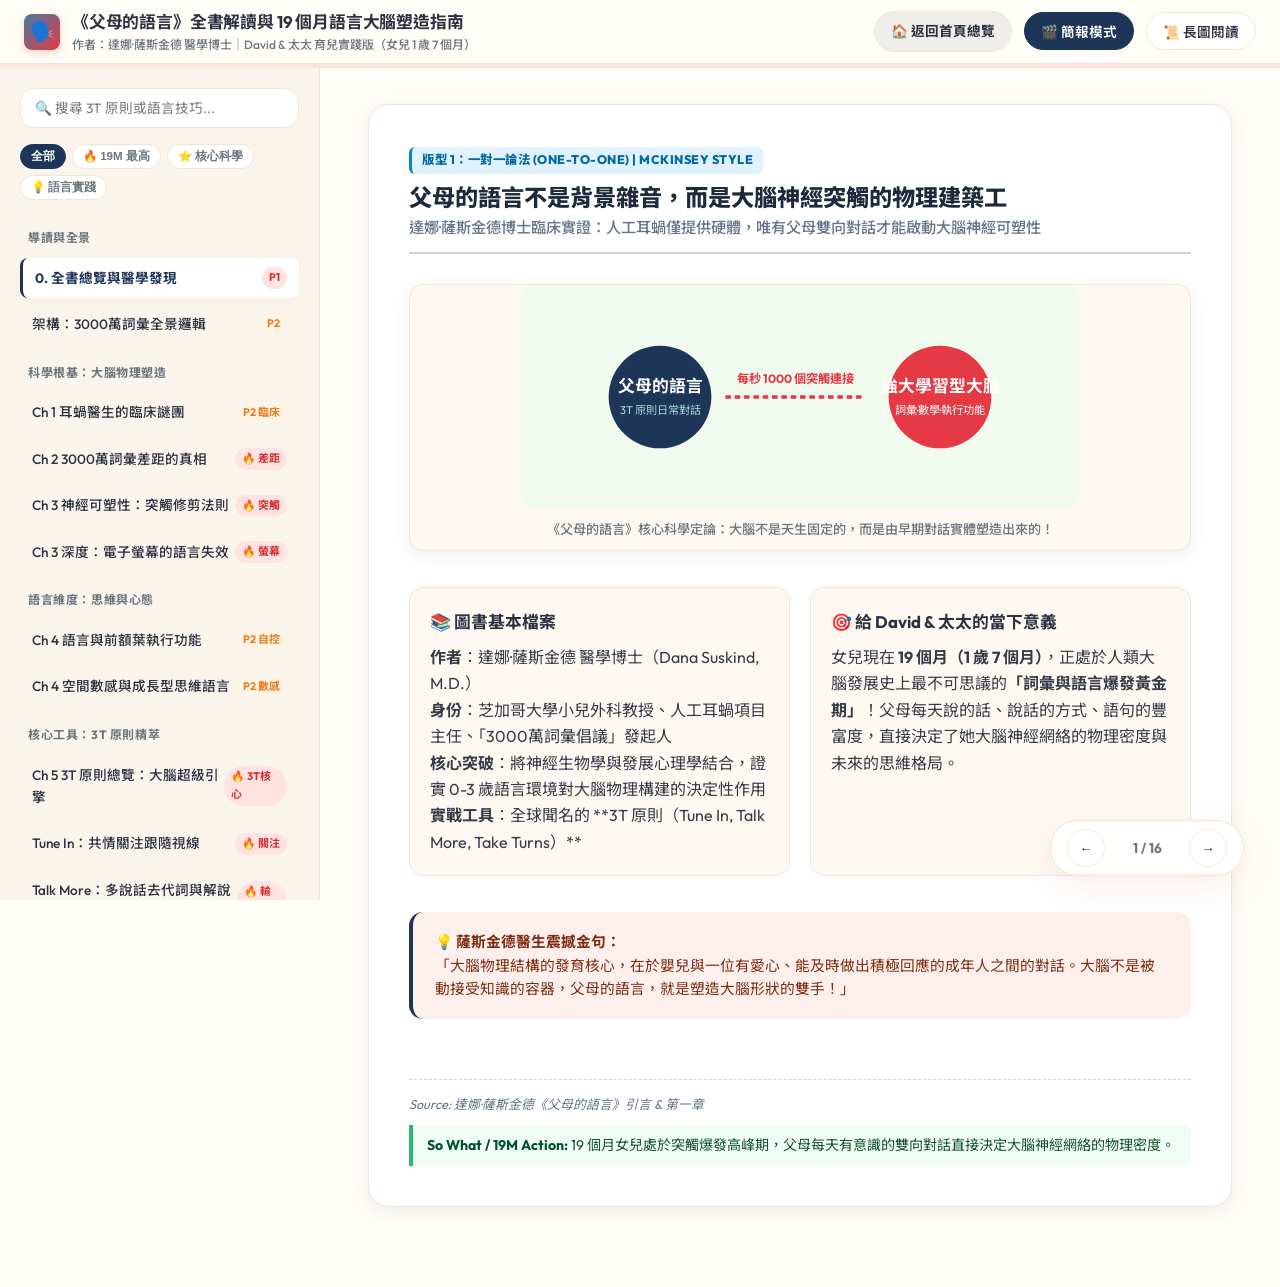
<file: book-parents-language.html>
<!DOCTYPE html>
<html lang="zh-TW">
<head>
  <meta charset="UTF-8">
  <meta name="viewport" content="width=device-width, initial-scale=1.0">
  <title>《父母的語言》全書章節解讀與 19 個月語言大腦塑造 | 互動簡報</title>
  <!-- Google Fonts -->
  <link rel="preconnect" href="https://fonts.googleapis.com">
  <link rel="preconnect" href="https://fonts.gstatic.com" crossorigin>
  <link href="https://fonts.googleapis.com/css2?family=Noto+Sans+TC:wght@400;500;700;800;900&family=Outfit:wght@400;600;700;800&family=Plus+Jakarta+Sans:wght@500;700;800&display=swap" rel="stylesheet">
  <link rel="stylesheet" href="styles.css">
  <style>
    :root {
      --primary-coral: #1D3557;
      --primary-coral-dark: #14213d;
      --sage-green: #457B9D;
      --sage-green-dark: #1D3557;
      --sun-yellow: #E63946;
      --accent-blue: #A8DADC;
    }
  </style>
</head>
<body class="mode-slide">

  <!-- Header App Bar -->
  <header class="app-header">
    <div class="header-brand">
      <div class="brand-icon" style="background: linear-gradient(135deg, #457B9D, #E63946); color: #fff;">🗣️</div>
      <div class="brand-text">
        <h1>《父母的語言》全書解讀與 19 個月語言大腦塑造指南</h1>
        <p>作者：達娜·薩斯金德 醫學博士｜David & 太太 育兒實踐版（女兒 1 歲 7 個月）</p>
      </div>
    </div>
    <div class="header-controls">
      <a href="index.html" class="btn-toggle-mode" style="text-decoration: none; display: inline-flex; align-items: center; gap: 4px; background: rgba(0,0,0,0.06); color: var(--text-main); font-weight: 700;">🏠 返回首頁總覽</a>
      <button class="btn-toggle-mode active" id="btnModeSlide">🎬 簡報模式</button>
      <button class="btn-toggle-mode" id="btnModeScroll">📜 長圖閱讀</button>
    </div>
  </header>

  <!-- Progress Bar -->
  <div class="progress-bar-container">
    <div class="progress-bar-fill" id="progressBar" style="background: linear-gradient(90deg, #457B9D, #E63946);"></div>
  </div>

  <!-- App Layout Container -->
  <div class="app-container">
    
    <!-- Sidebar Sitemap Navigation -->
    <aside class="app-sidebar" id="appSidebar">
      <div class="sidebar-search">
        <input type="text" id="searchInput" placeholder="🔍 搜尋 3T 原則或語言技巧...">
      </div>

      <div class="filter-tags">
        <button class="tag-btn active" data-filter="all">全部</button>
        <button class="tag-btn" data-filter="p1">🔥 19M 最高</button>
        <button class="tag-btn" data-filter="p2">⭐ 核心科學</button>
        <button class="tag-btn" data-filter="p3">💡 語言實踐</button>
      </div>

      <nav class="nav-menu">
        <div class="nav-group-title">導讀與全景</div>
        <a class="nav-item active" data-target="slide-l0" data-priority="p1">
          <span>0. 全書總覽與醫學發現</span> <span class="priority-badge badge-p1">P1</span>
        </a>
        <a class="nav-item" data-target="slide-l-framework" data-priority="p2">
          <span>架構：3000萬詞彙全景邏輯</span> <span class="priority-badge badge-p2">P2</span>
        </a>

        <div class="nav-group-title">科學根基：大腦物理塑造</div>
        <a class="nav-item" data-target="slide-l1" data-priority="p2">
          <span>Ch 1 耳蝸醫生的臨床謎團</span> <span class="priority-badge badge-p2">P2 臨床</span>
        </a>
        <a class="nav-item" data-target="slide-l2" data-priority="p1">
          <span>Ch 2 3000萬詞彙差距的真相</span> <span class="priority-badge badge-p1">🔥 差距</span>
        </a>
        <a class="nav-item" data-target="slide-l3" data-priority="p1">
          <span>Ch 3 神經可塑性：突觸修剪法則</span> <span class="priority-badge badge-p1">🔥 突觸</span>
        </a>
        <a class="nav-item" data-target="slide-l3-screen" data-priority="p1">
          <span>Ch 3 深度：電子螢幕的語言失效</span> <span class="priority-badge badge-p1">🔥 螢幕</span>
        </a>

        <div class="nav-group-title">語言維度：思維與心態</div>
        <a class="nav-item" data-target="slide-l4-exec" data-priority="p2">
          <span>Ch 4 語言與前額葉執行功能</span> <span class="priority-badge badge-p2">P2 自控</span>
        </a>
        <a class="nav-item" data-target="slide-l4-math" data-priority="p2">
          <span>Ch 4 空間數感與成長型思維語言</span> <span class="priority-badge badge-p2">P2 數感</span>
        </a>

        <div class="nav-group-title">核心工具：3T 原則精萃</div>
        <a class="nav-item" data-target="slide-l3t" data-priority="p1">
          <span>Ch 5 3T 原則總覽：大腦超級引擎</span> <span class="priority-badge badge-p1">🔥 3T核心</span>
        </a>
        <a class="nav-item" data-target="slide-l-t1" data-priority="p1">
          <span>Tune In：共情關注跟隨視線</span> <span class="priority-badge badge-p1">🔥 關注</span>
        </a>
        <a class="nav-item" data-target="slide-l-t2" data-priority="p1">
          <span>Talk More：多說話去代詞與解說員</span> <span class="priority-badge badge-p1">🔥 輸入</span>
        </a>
        <a class="nav-item" data-target="slide-l-t3" data-priority="p1">
          <span>Take Turns：對話輪替打乒乓球</span> <span class="priority-badge badge-p1">🔥 輪替</span>
        </a>

        <div class="nav-group-title">19 個月實戰指南與總結</div>
        <a class="nav-item" data-target="slide-l-action19" data-priority="p1">
          <span>19 個月女兒語言爆發落地清單</span> <span class="priority-badge badge-p1">🔥 19M 實戰</span>
        </a>
        <a class="nav-item" data-target="slide-l-scripts" data-priority="p1">
          <span>日常禁忌話術改造與對照表</span> <span class="priority-badge badge-p1">🔥 話術</span>
        </a>
        <a class="nav-item" data-target="slide-l-conclusion" data-priority="p1">
          <span>結論：父母語言是免費的奢華禮物</span> <span class="priority-badge badge-p1">P1</span>
        </a>
      </nav>
    </aside>

    <!-- Main Content Area -->
    <main class="app-content">
      <div class="slides-container">

        <!-- Slide 0: Overview -->
        <section class="slide-card active-slide" id="slide-l0">
          <div class="action-title-box">
            <span class="archetype-tag mckinsey">版型 1：一對一論法 (One-to-One) | McKinsey Style</span>
            <h2 class="action-main-title">父母的語言不是背景雜音，而是大腦神經突觸的物理建築工</h2>
            <p class="action-sub-lead">達娜·薩斯金德博士臨床實證：人工耳蝸僅提供硬體，唯有父母雙向對話才能啟動大腦神經可塑性</p>
          </div>
          <div class="slide-body">
            <figure class="slide-media">
              <svg viewBox="0 0 600 240" width="100%" style="max-width:560px; height:auto; display:block; margin:0 auto;">
                <rect width="600" height="240" rx="16" fill="#F1FAEE"/>
                <circle cx="150" cy="120" r="55" fill="#1D3557"/>
                <text x="150" y="115" font-size="18" fill="#fff" font-weight="bold" text-anchor="middle">父母的語言</text>
                <text x="150" y="138" font-size="12" fill="#A8DADC" text-anchor="middle">3T 原則日常對話</text>

                <path d="M220 120 L370 120" stroke="#E63946" stroke-width="4" stroke-dasharray="6 4"/>
                <text x="295" y="105" font-size="13" fill="#E63946" font-weight="bold" text-anchor="middle">每秒 1000 個突觸連接</text>

                <circle cx="450" cy="120" r="55" fill="#E63946"/>
                <text x="450" y="115" font-size="18" fill="#fff" font-weight="bold" text-anchor="middle">強大學習型大腦</text>
                <text x="450" y="138" font-size="12" fill="#FFF" text-anchor="middle">詞彙·數學·執行功能</text>
              </svg>
              <figcaption>《父母的語言》核心科學定論：大腦不是天生固定的，而是由早期對話實體塑造出來的！</figcaption>
            </figure>

            <div class="grid-2">
              <div class="feature-box">
                <div class="feature-title">📚 圖書基本檔案</div>
                <p><strong>作者</strong>：達娜·薩斯金德 醫學博士（Dana Suskind, M.D.）</p>
                <p><strong>身份</strong>：芝加哥大學小兒外科教授、人工耳蝸項目主任、「3000萬詞彙倡議」發起人</p>
                <p><strong>核心突破</strong>：將神經生物學與發展心理學結合，證實 0-3 歲語言環境對大腦物理構建的決定性作用</p>
                <p><strong>實戰工具</strong>：全球聞名的 **3T 原則（Tune In, Talk More, Take Turns）**</p>
              </div>

              <div class="feature-box">
                <div class="feature-title">🎯 給 David & 太太的當下意義</div>
                <p>女兒現在 <strong>19 個月（1 歲 7 個月）</strong>，正處於人類大腦發展史上最不可思議的<strong>「詞彙與語言爆發黃金期」</strong>！父母每天說的話、說話的方式、語句的豐富度，直接決定了她大腦神經網絡的物理密度與未來的思維格局。</p>
              </div>
            </div>

            <div class="callout callout-core">
              <strong>💡 薩斯金德醫生震撼金句：</strong><br>
              「大腦物理結構的發育核心，在於嬰兒與一位有愛心、能及時做出積極回應的成年人之間的對話。大腦不是被動接受知識的容器，父母的語言，就是塑造大腦形狀的雙手！」
            </div>
            <div class="slide-footer-notes">
              <div class="source-line">Source: 達娜·薩斯金德《父母的語言》引言 & 第一章</div>
              <div class="so-what-box"><strong>So What / 19M Action:</strong> 19 個月女兒處於突觸爆發高峰期，父母每天有意識的雙向對話直接決定大腦神經網絡的物理密度。</div>
            </div>
          </div>
        </section>

        <!-- Slide 1: Framework -->
        <section class="slide-card" id="slide-l-framework">
          <div class="action-title-box">
            <span class="archetype-tag mckinsey">版型 5：麥肯錫論法 (McKinsey Matrix) | McKinsey Style</span>
            <h2 class="action-main-title">3000 萬詞彙工程跨越醫學、神經學與行為學，形成五大認知塑造閉環</h2>
            <p class="action-sub-lead">全書由人工耳蝸謎團切入，經 Hart & Risley 數據驗證，最終落地為人人可行的 3T 親子對話系統</p>
          </div>
          <div class="slide-body">
            <table class="custom-table">
              <thead>
                <tr>
                  <th>章節模組</th>
                  <th>科學核心論點</th>
                  <th>關鍵機制與指標</th>
                  <th>19 個月實踐落點</th>
                </tr>
              </thead>
              <tbody>
                <tr>
                  <td><strong>第一章：緣分</strong></td>
                  <td>人工耳蝸術後的發展謎團</td>
                  <td>相同硬體與聽力恢復，命運卻迥異</td>
                  <td>認識到「最貴的不是設備，是父母的嘴」</td>
                </tr>
                <tr>
                  <td><strong>第二章：3000萬詞彙</strong></td>
                  <td>Hart & Risley 劃時代追蹤研究</td>
                  <td>4 歲前 3000 萬詞彙差距 ➔ 9 歲學業鴻溝</td>
                  <td>把握 0-3 歲不可逆詞彙輸入期</td>
                </tr>
                <tr>
                  <td><strong>第三章：神經可塑性</strong></td>
                  <td>大腦物理構建與突觸修剪</td>
                  <td>每秒 700-1000 新突觸、「用進廢退」</td>
                  <td>螢幕無效，真人雙向發球回球才有效</td>
                </tr>
                <tr>
                  <td><strong>第四章：語言力量</strong></td>
                  <td>塑造前額葉執行功能與人生觀</td>
                  <td>因果解釋、空間數感、成長型思維誇獎</td>
                  <td>多說「因為...所以」，誇努力不誇聰明</td>
                </tr>
                <tr>
                  <td><strong>第五章：3T 原則</strong></td>
                  <td>大腦發育的親子溝通核心技術</td>
                  <td>Tune In（關注）+ Talk More（多說）+ Take Turns（輪流）</td>
                  <td><span class="priority-badge badge-p1">🔥 本書最高操作工具</span></td>
                </tr>
                <tr>
                  <td><strong>第六-七章：未來</strong></td>
                  <td>3000萬詞彙倡議與 LENA 技術</td>
                  <td>對話輪替次數（Conversational Turns）</td>
                  <td>把語言溝通融入家庭每分每秒</td>
                </tr>
              </tbody>
            </table>

            <div class="callout callout-tip">
              <strong>🌟 核心推論鏈：</strong><br>
              耳蝸揭示差距 ➔ 研究量化 3000 萬詞 ➔ 神經生物學證實突觸修剪 ➔ 語言決定執行功能與思維 ➔ <strong>落地為每天可操作的 3T 原則</strong>！
            </div>
            <div class="slide-footer-notes">
              <div class="source-line">Source: 達娜·薩斯金德《父母的語言》全書架構與核心目錄</div>
              <div class="so-what-box"><strong>So What / 19M Action:</strong> 對照全書架構矩陣，父母無需焦慮詞彙量多寡，只需鎖定日常生活溝通的「雙向回球」品質。</div>
            </div>
          </div>
        </section>

        <!-- Slide 2: Ch 1 緣分 -->
        <section class="slide-card" id="slide-l1">
          <div class="action-title-box">
            <span class="archetype-tag bcg">版型 6：對立論法 (Opposition) | BCG Style</span>
            <h2 class="action-main-title">相同的人工耳蝸植入設備，在不同語言環境中帶來截然相反的大腦命運</h2>
            <p class="action-sub-lead">醫學設備消除生理聽障，但術後三年智商與語言落差高達數倍，根源在於家庭日常對話的品質與頻率</p>
          </div>
          <div class="slide-body">
            <div class="callout callout-core">
              <strong>🏥 薩斯金德醫生的臨床困惑：</strong><br>
              身為頂尖的小兒耳外科醫生，她為無數先天全聾的寶寶植入昂貴的人工耳蝸。在醫學技術上，每個孩子的手術都完美成功，聽力全部恢復。然而幾年後回訪，<strong>孩子的語言與智力發展卻天差地別</strong>——有的孩子能言善辯、成為資優生；有的孩子卻依然詞彙貧乏、無法正常交流。為什麼？
            </div>

            <div class="grid-2">
              <div class="feature-box">
                <div class="feature-title">❌ 不是智商與科技的差異</div>
                <p>不是人工耳蝸不夠先進，也不是孩子天生智商有缺陷，更不是手術技巧的高低。手術只解決了「聽覺物理通道」，卻不能保證「大腦語言神經迴路」的建立。</p>
              </div>

              <div class="feature-box">
                <div class="feature-title">🟢 決定命運的是「家庭語言環境」</div>
                <p>那些發展極佳的孩子，家中父母無時無刻不在與他們眼神交匯、溫暖對話；而發展遲滯的孩子，父母往往認為「裝好耳蝸就沒事了」，在家極少與孩子交談，只讓孩子看電視。</p>
              </div>
            </div>

            <div class="callout callout-action">
              <strong>🛠️ 大衛與太太核心啟示：</strong><br>
              給孩子買再貴的早教玩具、聽再多的兒歌機，都比不上<strong>爸爸媽媽看著女兒的眼睛，說出真實、溫暖、有生命力的日常語言</strong>！
            </div>
            <div class="slide-footer-notes">
              <div class="source-line">Source: 《父母的語言》第一章「緣分：人工耳蝸手術背後的大腦秘密」</div>
              <div class="so-what-box"><strong>So What / 19M Action:</strong> 昂貴教具與雙語早教班代替不了父母親自開口，家庭對話是不可替代的大腦滋養源。</div>
            </div>
          </div>
        </section>

        <!-- Slide 3: Ch 2 3000萬詞彙 -->
        <section class="slide-card" id="slide-l2">
          <div class="action-title-box">
            <span class="archetype-tag mckinsey">版型 1：一對一論法 (One-to-One) | McKinsey Style</span>
            <h2 class="action-main-title">4 歲時累積的 3000 萬詞彙鴻溝，決定了 9 歲時不可逆的學業與智力分化</h2>
            <p class="action-sub-lead">Hart & Risley 經典研究揭示：高對話量家庭孩子每年多聽 800 萬詞，詞彙豐富度與語句複雜度形成複利效應</p>
          </div>
          <div class="slide-body">
            <figure class="slide-media">
              <svg viewBox="0 0 600 220" width="100%" style="max-width:560px; height:auto; display:block; margin:0 auto;">
                <rect width="600" height="220" rx="16" fill="#F8F9FA"/>
                <!-- 柱狀對比 -->
                <rect x="100" y="40" width="120" height="140" rx="8" fill="#E63946"/>
                <text x="160" y="30" font-size="14" font-weight="bold" fill="#E63946" text-anchor="middle">語言豐富家庭</text>
                <text x="160" y="100" font-size="22" font-weight="bold" fill="#fff" text-anchor="middle">4500 萬詞</text>
                <text x="160" y="130" font-size="12" fill="#fff" text-anchor="middle">累計聽到的詞彙量</text>

                <rect x="380" y="110" width="120" height="70" rx="8" fill="#6C757D"/>
                <text x="440" y="100" font-size="14" font-weight="bold" fill="#6C757D" text-anchor="middle">語言匱乏家庭</text>
                <text x="440" y="145" font-size="20" font-weight="bold" fill="#fff" text-anchor="middle">1300 萬詞</text>

                <!-- 巨大差距標記 -->
                <path d="M230 110 L370 110" stroke="#1D3557" stroke-width="3" marker-end="url(#arr)"/>
                <text x="300" y="95" font-size="16" font-weight="bold" fill="#1D3557" text-anchor="middle">相差 3000 萬詞！</text>
                <text x="300" y="135" font-size="11" fill="#457B9D" text-anchor="middle">到 4 歲時累積差距</text>
              </svg>
              <figcaption>Hart & Risley 劃時代研究：4 歲前的 3000 萬詞差距，是造成後續認知與學習鴻溝的根本原因！</figcaption>
            </figure>

            <div class="grid-2">
              <div class="feature-box">
                <div class="feature-title">📊 數量 (Quantity) 的驚人影響</div>
                <p>語言豐富家庭每小時與孩子交流約 <strong>2100 個詞彙</strong>；匱乏家庭僅約 <strong>600 個詞彙</strong>。到 3 歲時，前者詞彙庫約 1100 個，後者僅 500 個。這種處理速度的落差在 2 歲時已顯現！</p>
              </div>

              <div class="feature-box">
                <div class="feature-title">💎 質量 (Quality) 更加關鍵</div>
                <p>純粹的詞語堆砌不夠。豐富家庭對話中充滿<strong>肯定、讚許、因果解釋、發散提問</strong>（肯定與否定比例 6:1）；而匱乏家庭多為「閉嘴、快點、別碰」等<strong>禁忌命令型語言</strong>（否定比 1:2）。</p>
              </div>
            </div>

            <div class="callout callout-action">
              <strong>🛠️ 19 個月女兒落地實戰：</strong><br>
              每天醒著的每一小時，把家常瑣事「說給她聽」！換尿布、做早餐、收衣服時，<strong>隨時開啟「自言自語解說員」模式</strong>，多給她輸入豐富高質的詞彙庫！
            </div>
            <div class="slide-footer-notes">
              <div class="source-line">Source: 《父母的語言》第二章「3000萬詞彙：語言差距就是大腦差距」</div>
              <div class="so-what-box"><strong>So What / 19M Action:</strong> 19 個月正處於詞彙爆炸前夕，多用精確名詞與生動形容詞，為未來執行功能奠定語彙底層資產。</div>
            </div>
          </div>
        </section>

        <!-- Slide 4: Ch 3 神經突觸修剪 -->
        <section class="slide-card" id="slide-l3">
          <div class="action-title-box">
            <span class="archetype-tag accenture">版型 4：連鎖論法 (Chain / Flow) | Accenture Style</span>
            <h2 class="action-main-title">大腦神經元依循「用進廢退」法則，每秒上千次突觸連接唯有雙向互動才能永久固化</h2>
            <p class="action-sub-lead">嬰幼兒大腦不是等待填滿的硬碟，而是透過「發球與回球」（Serve and Return）即時布線的動態神經迴路</p>
          </div>
          <div class="slide-body">
            <figure class="slide-media">
              <svg viewBox="0 0 600 200" width="100%" style="max-width:560px; height:auto; display:block; margin:0 auto;">
                <rect width="600" height="200" rx="16" fill="#F0F4F8"/>
                <circle cx="120" cy="100" r="50" fill="#1D3557"/>
                <text x="120" y="95" font-size="14" fill="#fff" font-weight="bold" text-anchor="middle">出生至 3 歲</text>
                <text x="120" y="118" font-size="11" fill="#A8DADC" text-anchor="middle">突觸爆發期</text>

                <path d="M185 100 L265 100" stroke="#457B9D" stroke-width="4"/>
                <text x="225" y="90" font-size="12" fill="#457B9D" text-anchor="middle">經歷體驗</text>

                <circle cx="330" cy="100" r="50" fill="#E63946"/>
                <text x="330" y="95" font-size="14" fill="#fff" font-weight="bold" text-anchor="middle">高頻刺激迴路</text>
                <text x="330" y="118" font-size="11" fill="#fff" text-anchor="middle">神經髓鞘化加固</text>

                <path d="M395 100 L475 100" stroke="#6C757D" stroke-width="4" stroke-dasharray="4 4"/>
                <text x="435" y="90" font-size="12" fill="#6C757D" text-anchor="middle">未被使用</text>

                <circle cx="530" cy="100" r="40" fill="#E2E8F0" stroke="#A0AEC0" stroke-width="2"/>
                <text x="530" y="98" font-size="12" fill="#4A5568" font-weight="bold" text-anchor="middle">突觸修剪</text>
                <text x="530" y="118" font-size="10" fill="#718096" text-anchor="middle">永久清除廢棄</text>
              </svg>
              <figcaption>大腦物理法則：被豐富語言頻繁啟動的突觸會永久加固，未被使用的神經連結會被殘酷修剪！</figcaption>
            </figure>

            <div class="grid-2">
              <div class="feature-box">
                <div class="feature-title">🧬 大腦神經可塑性的巔峰期</div>
                <p>嬰兒出生時腦重僅為成人的 25%，到 3 歲時已達 85%！<strong>0-3 歲每秒額外誕生 700~1000 條神經突觸連接</strong>。這是一生中大腦對外部環境最敏感、最具可塑性的唯一窗口。</p>
              </div>

              <div class="feature-box">
                <div class="feature-title">✂️ 突觸修剪（Synaptic Pruning）</div>
                <p>大腦不會保留所有連接。「用進廢退」：凡是在早期被反覆使用、帶有溫暖情感交互的語言神經通路，會完成髓鞘化而<strong>終身堅固</strong>；未被激發的通路則被永久裁撤。</p>
              </div>
            </div>

            <div class="callout callout-action">
              <strong>🛠️ 19 個月不可逆窗口：</strong><br>
              女兒現在 1 歲 7 個月，正處於突觸連接的高峰與修剪前夕。<strong>現在多跟她說一句話，就是在大腦中多鑄造一條高速公路！</strong>
            </div>
            <div class="slide-footer-notes">
              <div class="source-line">Source: 《父母的語言》第三章「神經可塑性：大腦如何被語言物理雕刻」</div>
              <div class="so-what-box"><strong>So What / 19M Action:</strong> 女兒每次指物、咿呀或發問，都是發球；父母立刻眼神對視並說出完整句子，就是完成一次突觸固化。</div>
            </div>
          </div>
        </section>

        <!-- Slide 5: Ch 3 電子螢幕無效 -->
        <section class="slide-card" id="slide-l3-screen">
          <div class="action-title-box">
            <span class="archetype-tag bcg">版型 6：對立論法 (Opposition) | BCG Style</span>
            <h2 class="action-main-title">螢幕被動輸入無法啟動大腦突觸，單向早教影片對幼兒語言發育無效甚至有害</h2>
            <p class="action-sub-lead">腦科學研究證實：幼兒大腦需要「社會性參照」與臉部微表情反饋，單向電子螢幕無法建立神經連結</p>
          </div>
          <div class="slide-body">
            <div class="callout callout-warning">
              <strong>⚠️ 著名研究：庫爾教授（Patricia Kuhl）語音學習實驗</strong><br>
              美國寶寶聽中文真人說話 12 次，能完美分辨漢語微小音素；但另一組看<strong>高清電視錄影（內容完全相同）</strong>，學習效果為<strong>零</strong>！與完全沒聽過中文的對照組無異。
            </div>

            <div class="grid-2">
              <div class="feature-box">
                <div class="feature-title">📺 為什麼電子螢幕無法塑造語言大腦？</div>
                <p>1. <strong>缺乏社交凝視（Social Gaze）</strong>：嬰兒依靠大人的眼神、表情與肢體來定位語意。<br>
                2. <strong>缺乏「服務—回報」（Serve & Return）</strong>：電視不會因為寶寶發出聲音而停下來微笑回應。<br>
                3. <strong>被動刺激干擾前額葉</strong>：快節奏聲光抑制深層專注。</p>
              </div>

              <div class="feature-box">
                <div class="feature-title">👶 「嬰兒愛因斯坦」的破滅</div>
                <p>美國兒科學會研究證實：每天每多看 1 小時早教影片，8-16 個月嬰兒<strong>掌握的詞彙量平均少 6-8 個</strong>！任何號稱能讓嬰兒學語言的 App/視頻，都無法取代真人的面對面對話。</p>
              </div>
            </div>

            <div class="callout callout-action">
              <strong>🛠️ 大衛家庭堅守鐵律：</strong><br>
              <strong>19 個月女兒堅決不使用電子螢幕學語言！</strong> 所有的語言學習，唯有透過爸爸媽媽真實的嘴、溫柔的眼睛和即時的擁抱才能發生。
            </div>
            <div class="slide-footer-notes">
              <div class="source-line">Source: 《父母的語言》第三章深入專題「電視與螢幕迷思的科學真相」</div>
              <div class="so-what-box"><strong>So What / 19M Action:</strong> 19 個月女兒應徹底避免背景電視與被動短影音，所有語言學習均來自與父母面對面的真實對話。</div>
            </div>
          </div>
        </section>

        <!-- Slide 6: Ch 4 執行功能與語言 -->
        <section class="slide-card" id="slide-l4-exec">
          <div class="action-title-box">
            <span class="archetype-tag mckinsey">版型 3：結合論法 (Combined Tree) | McKinsey Style</span>
            <h2 class="action-main-title">語言不僅是溝通工具，更是前額葉「執行功能」與自我調節的核心神經鷹架</h2>
            <p class="action-sub-lead">「因為...所以」的因果引導、預告下一步常規，能幫助孩子在腦中建立內在自我對話機制，提升抗挫力</p>
          </div>
          <div class="slide-body">
            <table class="custom-table">
              <thead>
                <tr>
                  <th>對話方式</th>
                  <th>❌ 禁忌命令式 (削弱前額葉)</th>
                  <th>🟢 薩斯金德因果解釋式 (訓練執行功能)</th>
                </tr>
              </thead>
              <tbody>
                <tr>
                  <td><strong>摸熱水杯</strong></td>
                  <td>「別碰！危險！」（只知恐懼，不知原因）</td>
                  <td>「杯子裡是熱水，摸上去會燙痛手指。我們要等水涼一涼。」</td>
                </tr>
                <tr>
                  <td><strong>想要別人的玩具</strong></td>
                  <td>「不許搶！再搶我打妳！」</td>
                  <td>「妹妹正在玩這個球。如果妳想玩，我們可以拿這隻小熊跟她換，好嗎？」</td>
                </tr>
                <tr>
                  <td><strong>出門穿外套</strong></td>
                  <td>「快點穿上！聽話！」</td>
                  <td>「今天外面颳大風，如果不穿外套身體會發冷感冒，穿上它我們就能在公園暖和地玩了！」</td>
                </tr>
              </tbody>
            </table>

            <div class="callout callout-core">
              <strong>🧠 執行功能（Executive Function）的神經連結：</strong><br>
              執行功能包含<strong>工作記憶、抑制控制、靈活思維</strong>（未來的自律、抗挫與規劃力）。父母多用<strong>「如果...那麼...」「因為...所以...」</strong>解釋背後邏輯，孩子的大腦就會學會自我對話，建立強大的內在控制系統！
            </div>

            <div class="callout callout-action">
              <strong>🛠️ 19 個月女兒實操：</strong><br>
              即使她現在還不會說完整長句，<strong>也要把「為什麼不可以」的原因講出來</strong>！她的大腦正在建立因果推理的神經模板。
            </div>
            <div class="slide-footer-notes">
              <div class="source-line">Source: 《父母的語言》第四章第一節「語言塑造自控力與執行功能」</div>
              <div class="so-what-box"><strong>So What / 19M Action:</strong> 當女兒搶玩具或發脾氣時，用語言描述因果（「因為積木倒了，妳覺得很生氣對不對」），培養心理調節力。</div>
            </div>
          </div>
        </section>

        <!-- Slide 7: Ch 4 數感與心態 -->
        <section class="slide-card" id="slide-l4-math">
          <div class="action-title-box">
            <span class="archetype-tag accenture">版型 2：並列論法 (Parallel) | Accenture Style</span>
            <h2 class="action-main-title">早期融入日常生活中的空間詞彙與數感引導，能大幅提升未來數理空間思維</h2>
            <p class="action-sub-lead">日常多說形狀（三角形、圓形）、方位（上方、裡面）、數量（一對、半個），讓數理概念在具象體驗中萌芽</p>
          </div>
          <div class="slide-body">
            <div class="grid-2">
              <div class="feature-box">
                <div class="feature-title">📐 空間與數學語言（入學前大預測）</div>
                <p>研究發現，學前聽過豐富「空間維度詞彙」的孩子，未來的數理能力遠超同儕！<br>
                - <strong>形狀與特徵</strong>：圓形、三角形、邊緣、尖角、光滑、粗糙<br>
                - <strong>維度與比較</strong>：高/矮、寬/窄、厚/薄、比...更長<br>
                - <strong>空間方位</strong>：在桌子底下、在沙發旁邊、在盒子裡面</p>
              </div>

              <div class="feature-box">
                <div class="feature-title">🌱 誇過程 vs 誇聰明（Dweck 框架）</div>
                <p>父母的語言直接塑造孩子的思維模式：<br>
                ❌ 誇特質：「妳真聰明！妳是天才！」➔ <strong>固定型思維</strong>（害怕失敗、不敢挑戰）<br>
                🟢 誇過程：「妳試了三次沒有放棄，想辦法把它拼好了，這叫<strong>堅持與努力</strong>！」➔ <strong>成長型思維</strong>（不怕挫折、熱愛探索）</p>
              </div>
            </div>

            <div class="callout callout-action">
              <strong>🛠️ 19 個月女兒落地指引：</strong><br>
              玩積木時：「這塊是大積木，這塊是小積木，我們把藍色正方形放在黃色長方形上面！」當她自己爬上斜坡時：「妳一步一步踩得很穩，真有毅力！」
            </div>
            <div class="slide-footer-notes">
              <div class="source-line">Source: 《父母的語言》第四章第二節「空間詞彙與數理大腦構建」</div>
              <div class="so-what-box"><strong>So What / 19M Action:</strong> 在收納玩具或散步時，並列使用空間與數理詞彙：「我們把大的球放進紙箱裡面，裡面有三顆喔！」</div>
            </div>
          </div>
        </section>

        <!-- Slide 8: Ch 5 3T 原則總覽 -->
        <section class="slide-card" id="slide-l3t">
          <div class="action-title-box">
            <span class="archetype-tag accenture">版型 4：連鎖論法 (Chain / Flow) | Accenture Style</span>
            <h2 class="action-main-title">3T 原則三大核心步驟緊密咬合，構成大腦突觸高效刺激的完整閉環</h2>
            <p class="action-sub-lead">Tune In 共情關注 ➔ Talk More 豐富描述 ➔ Take Turns 輪流回球，零成本隨時隨地實踐</p>
          </div>
          <div class="slide-body">
            <figure class="slide-media">
              <svg viewBox="0 0 600 220" width="100%" style="max-width:560px; height:auto; display:block; margin:0 auto;">
                <rect width="600" height="220" rx="16" fill="#F1FAEE"/>
                <!-- 3T 三個圓環 -->
                <circle cx="120" cy="110" r="60" fill="#1D3557" opacity="0.9"/>
                <text x="120" y="100" font-size="16" fill="#fff" font-weight="bold" text-anchor="middle">1. Tune In</text>
                <text x="120" y="125" font-size="14" fill="#A8DADC" font-weight="bold" text-anchor="middle">共情關注</text>
                <text x="120" y="145" font-size="10" fill="#fff" text-anchor="middle">跟隨孩子目光</text>

                <circle cx="300" cy="110" r="60" fill="#457B9D" opacity="0.9"/>
                <text x="300" y="100" font-size="16" fill="#fff" font-weight="bold" text-anchor="middle">2. Talk More</text>
                <text x="300" y="125" font-size="14" fill="#FFD166" font-weight="bold" text-anchor="middle">多說說話</text>
                <text x="300" y="145" font-size="10" fill="#fff" text-anchor="middle">去除代詞豐富名詞</text>

                <circle cx="480" cy="110" r="60" fill="#E63946" opacity="0.9"/>
                <text x="480" y="100" font-size="16" fill="#fff" font-weight="bold" text-anchor="middle">3. Take Turns</text>
                <text x="480" y="125" font-size="14" fill="#fff" font-weight="bold" text-anchor="middle">輪流交談</text>
                <text x="480" y="145" font-size="10" fill="#fff" text-anchor="middle">對話輪換打乒乓</text>
              </svg>
              <figcaption>薩斯金德 3T 原則：科學優化大腦發育的親子溝通三大黃金支柱！</figcaption>
            </figure>

            <div class="grid-3">
              <div class="feature-box">
                <div class="feature-title">🎯 1. Tune In (共情關注)</div>
                <p>有意識地關注孩子正在觀察或做的事情。<strong>順著她的注意力走</strong>，及時給予回應，不強行切換頻率。</p>
              </div>

              <div class="feature-box">
                <div class="feature-title">🗣️ 2. Talk More (多說話)</div>
                <p>不是嘮叨與命令。多使用具體名詞，少用代名詞（「把這拿去那」➔「把紅色小水壺放到餐桌上」）。</p>
              </div>

              <div class="feature-box">
                <div class="feature-title">🏓 3. Take Turns (輪流交談)</div>
                <p>最關鍵的一步！像打乒乓球一樣一來一回。耐心等待 3-5 秒，讓孩子有時間發音回應或肢體回球。</p>
              </div>
            </div>

            <div class="callout callout-core">
              <strong>💡 薩斯金德醫生的口訣：</strong><br>
              <strong>「關注她所關注的，描述她所看見的，傾聽她所表達的！」</strong>
            </div>
            <div class="slide-footer-notes">
              <div class="source-line">Source: 《父母的語言》第五章「3T 原則操作手冊：塑造最強學習型大腦」</div>
              <div class="so-what-box"><strong>So What / 19M Action:</strong> 將 3T 內化為生活直覺，哪怕只是一起洗手、穿鞋，都能轉化為高質量的大腦神經刺激時刻。</div>
            </div>
          </div>
        </section>

        <!-- Slide 9: 3T - Tune In -->
        <section class="slide-card" id="slide-l-t1">
          <div class="action-title-box">
            <span class="archetype-tag bcg">版型 1：一對一論法 (One-to-One) | BCG Style</span>
            <h2 class="action-main-title">Tune In（關注）的核心是跟隨孩子視線，同頻共振勝過任何生硬的單向說教</h2>
            <p class="action-sub-lead">觀察孩子正在注意什麼，立刻將自己的焦點移過去，以孩子的興趣點作為對話的起點</p>
          </div>
          <div class="slide-body">
            <div class="callout callout-core">
              <strong>👀 什麼是 Tune In？</strong><br>
              當孩子拍了拍地毯、蹲下來看小螞蟻、或是盯著窗外的卡車時，<strong>父母放下手中的手機與雜念，把注意力精確校準到孩子的視線焦點上</strong>。
            </div>

            <div class="grid-2">
              <div class="feature-box">
                <div class="feature-title">❌ 常見錯誤做法（打破關注）</div>
                <p>• 孩子正專注看小狗，大人硬把她拉走：「別看了快看這本英文卡片！」<br>
                • 考官式提問打擾心流：「這是什麼狗？妳說！說不出來吧？」<br>
                • 結果：孩子內在探索動機被粗暴切斷，產生煩躁反抗。</p>
              </div>

              <div class="feature-box">
                <div class="feature-title">🟢 正確的 Tune In（共情共頻）</div>
                <p>• 蹲下來，順著她的手指看過去：「哇，妳看到了一隻棕色的小狗在搖尾巴對不對？」<br>
                • 靜靜陪伴，等待她發出聲音或眼神確認，再進行延伸解讀。<br>
                • <strong>「孩子在哪裡，父母的心智就在哪裡。」</strong></p>
              </div>
            </div>

            <div class="callout callout-action">
              <strong>🛠️ 19 個月女兒落地實戰：</strong><br>
              出門散步或在家玩耍時，<strong>不要主導她該玩什麼</strong>！看她的眼睛盯著哪裡，你就蹲在哪裡，用溫柔的聲音為她正在看的東西命名解說。
            </div>
            <div class="slide-footer-notes">
              <div class="source-line">Source: 《父母的語言》第五章第一節「Tune In: 成為孩子注意力的同盟」</div>
              <div class="so-what-box"><strong>So What / 19M Action:</strong> 當女兒盯著地上的小石子時，不要催促「快走」，蹲下來說：「哇，妳看到一顆圓圓滑滑的小石子耶！」</div>
            </div>
          </div>
        </section>

        <!-- Slide 10: 3T - Talk More -->
        <section class="slide-card" id="slide-l-t2">
          <div class="action-title-box">
            <span class="archetype-tag mckinsey">版型 2：並列論法 (Parallel) | McKinsey Style</span>
            <h2 class="action-main-title">Talk More（多說）拒絕代名詞與簡單指令，開啟「現場實況解說」與豐富名詞庫</h2>
            <p class="action-sub-lead">把「把那個拿過來」升級為「請把桌上的紅色水杯拿給媽媽」，在生活場景中持續擴展精準詞彙</p>
          </div>
          <div class="slide-body">
            <div class="grid-2">
              <div class="feature-box">
                <div class="feature-title">🎙️ 兩大解說員模式（Self-Talk & Parallel Talk）</div>
                <p>• <strong>平行談話（描述孩子在幹嘛）</strong>：「妳正在用小手抓起那塊黃色的香蕉，輕輕咬了一小口，嚼得津津有味呢！」<br>
                • <strong>自言自語（描述自己在幹嘛）</strong>：「爸爸現在要把平底鍋放到爐子上，倒一點橄欖油，給我們煎好吃的雞蛋。」</p>
              </div>

              <div class="feature-box">
                <div class="feature-title">🚫 告別「代名詞迷思」（No Pronouns）</div>
                <p>❌ 模糊代名詞：「把<strong>這個</strong>拿給<strong>他</strong>，放<strong>那邊</strong>。」（孩子大腦無法建立清晰詞庫）<br>
                🟢 具體豐富名詞：「請把這本<strong>藍色的小熊繪本</strong>拿給<strong>媽媽</strong>，放到<strong>木頭茶几</strong>上！」（一次輸入4個高品質名詞與形容詞）</p>
              </div>
            </div>

            <div class="callout callout-tip">
              <strong>📖 拓展繪本共讀（對話式閱讀 Dialogic Reading）：</strong><br>
              讀繪本時不要只念死文字。多指向畫面細節：「看，角落裡有隻戴帽子的小老鼠在偷笑！」「猜猜看翻過來小兔子會去哪裡？」
            </div>

            <div class="callout callout-action">
              <strong>🛠️ 19 個月女兒落地清單：</strong><br>
              每天抓三個生活場景（洗澡、換衣服、做飯），開啟「廣播電台解說模式」！把看到的、摸到的、聞到的全部用具體詞彙描繪出來。
            </div>
            <div class="slide-footer-notes">
              <div class="source-line">Source: 《父母的語言》第五章第二節「Talk More: 脫離指令式對話」</div>
              <div class="so-what-box"><strong>So What / 19M Action:</strong> 換尿布或穿外套時，像體育解說員一樣口述動作：「爸爸現在要把妳的左腳伸進軟軟的襪子裡囉！」</div>
            </div>
          </div>
        </section>

        <!-- Slide 11: 3T - Take Turns -->
        <section class="slide-card" id="slide-l-t3">
          <div class="action-title-box">
            <span class="archetype-tag bcg">版型 1：一對一論法 (One-to-One) | BCG Style</span>
            <h2 class="action-main-title">Take Turns（輪流）是 3T 中最關鍵的催化劑，五秒耐心留白讓大腦完成思考迴圈</h2>
            <p class="action-sub-lead">問完問題後數五秒，等待幼兒的肢體、表情或發音回應，這是前額葉正在全力運算的證明</p>
          </div>
          <div class="slide-body">
            <figure class="slide-media">
              <svg viewBox="0 0 600 180" width="100%" style="max-width:560px; height:auto; display:block; margin:0 auto;">
                <rect width="600" height="180" rx="16" fill="#F8F9FA"/>
                <circle cx="100" cy="90" r="45" fill="#1D3557"/>
                <text x="100" y="85" font-size="14" fill="#fff" font-weight="bold" text-anchor="middle">父母發球</text>
                <text x="100" y="105" font-size="11" fill="#A8DADC" text-anchor="middle">提問/描述</text>

                <path d="M160 70 Q300 30 440 70" stroke="#E63946" stroke-width="3" fill="none" marker-end="url(#arr)"/>
                <text x="300" y="45" font-size="12" fill="#E63946" font-weight="bold" text-anchor="middle">父母發話 ➔ 耐心等待 3-5 秒</text>

                <path d="M440 110 Q300 150 160 110" stroke="#457B9D" stroke-width="3" fill="none" marker-end="url(#arr)"/>
                <text x="300" y="145" font-size="12" fill="#457B9D" font-weight="bold" text-anchor="middle">孩子回球 ➔ 咿呀/手勢/單詞</text>

                <circle cx="500" cy="90" r="45" fill="#E63946"/>
                <text x="500" y="85" font-size="14" fill="#fff" font-weight="bold" text-anchor="middle">孩子回球</text>
                <text x="500" y="105" font-size="11" fill="#fff" text-anchor="middle">大腦突觸啟動</text>
              </svg>
              <figcaption>神經科學證實：大腦發育的關鍵不在聽到多少獨白，而在「對話輪替次數（Conversational Turns）」！</figcaption>
            </figure>

            <div class="grid-2">
              <div class="feature-box">
                <div class="feature-title">⏳ 黄金 5 秒法則（Wait 5 Seconds）</div>
                <p>19 個月幼兒的大腦前額葉神經處理速度較成人慢。大人提問後，<strong>必須在心裡默數 3 到 5 秒</strong>，給她足夠的時間理解語意並組織嘴唇肌肉發音，千萬不要急著自問自答！</p>
              </div>

              <div class="feature-box">
                <div class="feature-title">❓ 開放式提問 vs 封閉式提問</div>
                <p>❌ 封閉式：「這是蘋果嗎？」「是不是？」（只能回答是/不是，對話終結）<br>
                🟢 開放式：「哇，妳手裡拿著的是什麼呀？」「妳覺得小貓咪想去哪裡玩？」（激發大腦檢索思考）</p>
              </div>
            </div>

            <div class="callout callout-action">
              <strong>🛠️ 19 個月女兒落地實戰：</strong><br>
              當她發出「咿呀」或指著東西時，這就是她發過來的「乒乓球」！爸爸媽媽一定要立刻接球並回擊：「喔！妳看見那隻大鳥了！大鳥正在天上拍翅膀飛呢，妳猜牠要飛去哪？」然後<strong>安靜看著她等待她的反應</strong>。
            </div>
            <div class="slide-footer-notes">
              <div class="source-line">Source: 《父母的語言》第五章第三節「Take Turns: 留白與等待的智慧」</div>
              <div class="so-what-box"><strong>So What / 19M Action:</strong> 提問後管住自己的嘴巴，忍住不替女兒接話，耐心等待她指點、發音或微笑回應，再讚賞接話。</div>
            </div>
          </div>
        </section>

        <!-- Slide 12: 實踐與 LENA -->
        <section class="slide-card" id="slide-l5">
          <div class="action-title-box">
            <span class="archetype-tag mckinsey">版型 7：比較論法 (Comparison) | McKinsey Style</span>
            <h2 class="action-main-title">結合 LENA 數位語音追蹤與 3000 萬詞彙倡議，科學量化家庭對話的關鍵指標</h2>
            <p class="action-sub-lead">實證研究發現：成人詞彙數、兒童發音數與雙向對話輪次中，互動「輪次」對幼兒智商預測力最強</p>
          </div>
          <div class="slide-body">
            <div class="grid-2">
              <div class="feature-box">
                <div class="feature-title">🎙️ LENA 數位記錄背後的啟發</div>
                <p>薩斯金德團隊給寶寶佩戴 LENA 數位語音記錄儀，實時監測：<br>
                1. <strong>成人詞彙量 (Adult Word Count)</strong><br>
                2. <strong>對話輪換次數 (Conversational Turns)</strong><br>
                3. <strong>電視與電子噪音時長 (TV / Electronic Noise)</strong><br>
                數據顯示：<strong>電視噪音每增加 1 小時，成人與孩子的真實交流就減少數百次！</strong></p>
              </div>

              <div class="feature-box">
                <div class="feature-title">🏡 把語言融入家庭日常文化</div>
                <p>不是額外花錢上課，而是把 3T 融入：<br>
                - <strong>早起穿衣</strong>：衣服顏色、左右腳、拉鍊聲音<br>
                - <strong>三餐進食</strong>：味道、溫度、觸感、感恩<br>
                - <strong>外出散步</strong>：紅綠燈、葉子脈絡、小狗叫聲<br>
                - <strong>睡前對話</strong>：回顧今天最開心的三件事</p>
              </div>
            </div>

            <div class="callout callout-tip">
              <strong>🌟 核心結論：</strong><br>
              不需要高深的教育學文憑，只要父母在日常生活中抱持著好奇、溫暖與專注，<strong>任何家庭都能成為世界頂級的大腦發育孵化器</strong>！
            </div>
            <div class="slide-footer-notes">
              <div class="source-line">Source: 《父母的語言》第六章與第七章「從實驗室到家庭客廳的科學倡議」</div>
              <div class="so-what-box"><strong>So What / 19M Action:</strong> 父母每天追求的不是自己滔滔不絕講多少話，而是激發了多少次女兒與你的「一問一答」互動輪數。</div>
            </div>
          </div>
        </section>

        <!-- Slide 13: 19 個月專屬指南 -->
        <section class="slide-card" id="slide-l-action19">
          <div class="action-title-box">
            <span class="archetype-tag mckinsey">版型 5：麥肯錫論法 (McKinsey Matrix) | McKinsey Style</span>
            <h2 class="action-main-title">針對 19 個月女兒語言爆發期，建構「起床至睡前」全天候 3T 高質量對話矩陣</h2>
            <p class="action-sub-lead">將晨起、用餐、散步、遊戲與睡前繪本各環節標準化，讓父母自然流暢地運用高密度詞彙</p>
          </div>
          <div class="slide-body">
            <div class="callout callout-core">
              <strong>🎯 核心目標：把握 19 個月語言爆發前夕，以高質量 3T 互動打下卓越的認知與思維地基！</strong>
            </div>

            <h3 style="font-size: 1.1rem; font-weight: 700; color: #1D3557;">🔥 第一優先：本週即可落地的 5 大動作</h3>
            <table class="custom-table">
              <thead>
                <tr>
                  <th>#</th>
                  <th>行動項目</th>
                  <th>3T 原則出處</th>
                  <th>大衛家庭具體操作</th>
                </tr>
              </thead>
              <tbody>
                <tr>
                  <td>1</td>
                  <td><strong>跟隨目光命名 (Tune In)</strong></td>
                  <td>Tune In</td>
                  <td>她看水杯就說水杯，看小鳥就說小鳥，絕不強行拉扯她的注意力。</td>
                </tr>
                <tr>
                  <td>2</td>
                  <td><strong>廢除代名詞 (Talk More)</strong></td>
                  <td>Talk More</td>
                  <td>把「把這個拿去那裡」改成「請把紅色小蘋果放到白色的盤子裡」。</td>
                </tr>
                <tr>
                  <td>3</td>
                  <td><strong>自言自語解說員</strong></td>
                  <td>Talk More</td>
                  <td>做飯、洗衣服、穿鞋時，全程像電台解說一樣說出動作與感官細節。</td>
                </tr>
                <tr>
                  <td>4</td>
                  <td><strong>提問後默數 5 秒 (Take Turns)</strong></td>
                  <td>Take Turns</td>
                  <td>問完「妳想看哪一本繪本呀？」心裡數 5 秒，給她大腦組織輸出的時間。</td>
                </tr>
                <tr>
                  <td>5</td>
                  <td><strong>零電子螢幕陪伴</strong></td>
                  <td>神經科學</td>
                  <td>客廳不開電視背景音，父母回家手機入籃，完全真人面對面對話。</td>
                </tr>
              </tbody>
            </table>

            <h3 style="font-size: 1.1rem; font-weight: 700; color: #E63946; margin-top: 18px;">⭐ 第二優先：本月內建立的語言常規</h3>
            <p style="font-size: 0.95rem; line-height: 1.8;">
              6. <strong>空間方位詞融入</strong>：沙發「上面」、箱子「裡面」、門「後面」、比小熊「更大」；<br>
              7. <strong>因果邏輯對話</strong>：多說「因為...所以...」，讓幼兒前額葉提早理解世界因果；<br>
              8. <strong>對話式繪本共讀</strong>：指著畫面裡的動物問「小狗在幹嘛呀？」，順著她的興趣編故事；<br>
              9. <strong>誇過程與努力</strong>：「妳自己爬上沙發了，雙手抓得真緊，真有毅力！」
            </p>
            <div class="slide-footer-notes">
              <div class="source-line">Source: 《父母的語言》實務應用手冊 & 19 個月兒童發展指引</div>
              <div class="so-what-box"><strong>So What / 19M Action:</strong> David 與太太分工執行：用餐與散步啟動豐富名詞解說，睡前 15 分鐘繪本啟動發問與對話輪流。</div>
            </div>
          </div>
        </section>

        <!-- Slide 14: 話術清單 -->
        <section class="slide-card" id="slide-l-scripts">
          <div class="action-title-box">
            <span class="archetype-tag accenture">版型 6：對立論法 (Opposition) | Accenture Style</span>
            <h2 class="action-main-title">八大高頻日常指令全面翻轉：從單向禁止命令走向因果啟發式成長對話</h2>
            <p class="action-sub-lead">將「別跑」、「不要碰」、「快吃」轉化為具體原因說明與替代方案，同步鍛鍊語言與情商自控</p>
          </div>
          <div class="slide-body">
            <table class="custom-table">
              <thead>
                <tr>
                  <th>日常場景</th>
                  <th>❌ 貧乏命令型 (關閉大腦思考)</th>
                  <th>🟢 薩斯金德 3T 豐富型 (啟動神經連結)</th>
                </tr>
              </thead>
              <tbody>
                <tr>
                  <td><strong>換尿布時</strong></td>
                  <td>默默無語換完，或說「別動！真臭！」</td>
                  <td>「爸爸現在要把溼漉漉的尿布解開囉，塗上一點香香的護臀膏，換上乾爽乾淨的新尿布，小屁股好舒服呀！」</td>
                </tr>
                <tr>
                  <td><strong>散步遇見小貓</strong></td>
                  <td>「看，貓。」走過。</td>
                  <td>「哇，那是一隻黑白相間的小花貓在曬太陽呢！你看牠的鬍鬚長長的，走路輕輕的，一聲不響。牠走過來了，對嗎？」</td>
                </tr>
                <tr>
                  <td><strong>收拾玩具</strong></td>
                  <td>「快點收起來！亂死了！」</td>
                  <td>「小火車工作了一整天好累呀，我們一起護送它回藍色的大車庫睡覺吧！妳拿綠色車廂，爸爸拿紅色車頭！」</td>
                </tr>
                <tr>
                  <td><strong>女兒扔食物</strong></td>
                  <td>「不許扔！再扔不給吃！」</td>
                  <td>「香蕉是拿來放嘴巴裡嚼的。如果妳把它扔到地上，香蕉就摔爛不能吃了。如果飽了，我們把盤子推開。」</td>
                </tr>
                <tr>
                  <td><strong>積木倒塌哭鬧</strong></td>
                  <td>「倒了就倒了，哭什麼哭！」</td>
                  <td>「塔樓倒塌了，妳很難過對嗎？爸爸抱抱。剛才最底下的大積木有點歪，如果我們下次把最扁平的放在底下，會不會更穩呢？」</td>
                </tr>
              </tbody>
            </table>
            <div class="slide-footer-notes">
              <div class="source-line">Source: 《父母的語言》語言話術轉換實操手冊</div>
              <div class="so-what-box"><strong>So What / 19M Action:</strong> 夫妻互相提醒，當脫口說出「不行」時，立刻補上一句「因為地面很滑會跌倒，我們牽牽手慢慢走好嗎？」</div>
            </div>
          </div>
        </section>

        <!-- Slide 15: Conclusion -->
        <section class="slide-card" id="slide-l-conclusion">
          <div class="action-title-box">
            <span class="archetype-tag bcg">版型 1：一對一論法 (One-to-One) | BCG Style</span>
            <h2 class="action-main-title">語言是世界上最公平的禮物，父母每天所說的每一句話都在為孩子的大腦奠基</h2>
            <p class="action-sub-lead">不需要百萬學費或名校學區，父母溫暖堅定的眼神與豐富對話，就是給予孩子最強大的人生起點</p>
          </div>
          <div class="slide-body">
            <div class="callout callout-core" style="font-size: 1.1rem; text-align: center; padding: 26px;">
              <strong>🗣️ 「語言是人類大腦最神奇的雕塑刀。<br>
              每一句溫柔的描述、每一次耐心的等待、每一輪平等的對話，<br>
              都在為女兒的大腦編織著無比緊密、智慧與自信的神經網絡。<br>
              父母的語言，是我們能給予女兒最珍貴、最持久的愛與資本！」</strong>
            </div>

            <div class="grid-2">
              <div class="feature-box">
                <div class="feature-title">💡 薩斯金德 3T 核心定盤針</div>
                <p>- <strong>Tune In（共情關注）</strong>：放下手機，跟隨孩子的視線。<br>
                - <strong>Talk More（多說話）</strong>：拋棄代詞，化身自言自語解說員。<br>
                - <strong>Take Turns（輪流交談）</strong>：耐心等 5 秒，像打乒乓一樣互動。</p>
              </div>

              <div class="feature-box">
                <div class="feature-title">👨‍👩‍👧 大衛與太太的語言滋養承諾</div>
                <p>- 讓溫暖、豐富、具體的語言充滿家裡的每一個角落。<br>
                - 守護 19 個月女兒珍貴的大腦可塑性窗口。<br>
                - 陪伴 1 歲 7 個月的寶貝女兒，在愛的語言海洋裡快樂探索！</p>
              </div>
            </div>

            <div class="callout callout-action" style="text-align: center; margin-top: 24px;">
              🎉 <strong>恭喜完成《父母的語言》全書簡報學習！祝大衛與太太在 3T 原則的滋養下，收穫一個思維敏銳、熱愛探索的幸福女兒！</strong>
            </div>
            <div class="slide-footer-notes">
              <div class="source-line">Source: 《父母的語言》結語「給全世界父母的一封信」</div>
              <div class="so-what-box"><strong>So What / 19M Action:</strong> 愛是本能，懂是本領；從今天起，把對話當作每日不可或缺的甜蜜大腦投資。</div>
            </div>
          </div>
        </section>

      </div>
    </main>
  </div>

  <!-- Floating Footer Navigation Bar -->
  <div class="slide-footer-nav">
    <button class="nav-btn" id="btnPrev">←</button>
    <div class="slide-counter" id="slideCounter">1 / 16</div>
    <button class="nav-btn" id="btnNext">→</button>
  </div>

  <script src="app.js"></script>
</body>
</html>
</file>
<file: styles.css>
/* Warm & Bright Parenting Design System */
:root {
  --bg-main: #FFFDF8;
  --bg-card: #FFFFFF;
  --bg-card-soft: #FDF9F2;
  --bg-sidebar: #FAF5EC;
  --border-color: #EFE6D5;
  --border-focus: #E07A5F;
  
  --primary-coral: #E07A5F;
  --primary-coral-dark: #C85A3F;
  --primary-coral-light: #FDF0EC;
  
  --sun-yellow: #F2CC8F;
  --sun-yellow-dark: #D4A24E;
  --sun-yellow-light: #FFF9EE;
  
  --sage-green: #81B29A;
  --sage-green-dark: #4F7965;
  --sage-green-light: #EBF4F0;
  
  --text-main: #2D3142;
  --text-muted: #6C757D;
  --text-light: #9A9EA6;
  
  --accent-blue: #3D5A80;
  --accent-blue-light: #EBF1F7;
  --accent-pink: #EE6C4D;
  
  --shadow-sm: 0 2px 8px rgba(224, 122, 95, 0.06);
  --shadow-md: 0 4px 16px rgba(45, 49, 66, 0.08);
  --shadow-lg: 0 10px 30px rgba(224, 122, 95, 0.12);
  
  --radius-sm: 8px;
  --radius-md: 14px;
  --radius-lg: 20px;
  --radius-pill: 50px;
  
  --font-family: 'Outfit', 'Noto Sans TC', 'Plus Jakarta Sans', -apple-system, BlinkMacSystemFont, sans-serif;
  --transition-fast: 0.2s ease;
  --transition-normal: 0.3s cubic-bezier(0.4, 0, 0.2, 1);
}

* {
  box-sizing: border-box;
  margin: 0;
  padding: 0;
}

body {
  font-family: var(--font-family);
  background-color: var(--bg-main);
  color: var(--text-main);
  line-height: 1.65;
  overflow-x: hidden;
  -webkit-font-smoothing: antialiased;
}

/* Header Navbar */
.app-header {
  position: fixed;
  top: 0;
  left: 0;
  right: 0;
  height: 64px;
  background: rgba(255, 253, 248, 0.92);
  backdrop-filter: blur(12px);
  border-bottom: 1px solid var(--border-color);
  display: flex;
  align-items: center;
  justify-content: space-between;
  padding: 0 24px;
  z-index: 1000;
  box-shadow: var(--shadow-sm);
}

.header-brand {
  display: flex;
  align-items: center;
  gap: 12px;
}

.brand-icon {
  width: 36px;
  height: 36px;
  background: linear-gradient(135deg, var(--primary-coral), var(--sun-yellow));
  border-radius: var(--radius-sm);
  display: flex;
  align-items: center;
  justify-content: center;
  color: #fff;
  font-weight: 800;
  font-size: 1.2rem;
  box-shadow: 0 3px 10px rgba(224, 122, 95, 0.3);
}

.brand-text h1 {
  font-size: 1.05rem;
  font-weight: 700;
  color: var(--text-main);
  letter-spacing: -0.01em;
}

.brand-text p {
  font-size: 0.75rem;
  color: var(--text-muted);
  font-weight: 500;
}

.header-controls {
  display: flex;
  align-items: center;
  gap: 12px;
}

.btn-toggle-mode, .btn-icon-nav {
  display: inline-flex;
  align-items: center;
  gap: 8px;
  padding: 8px 16px;
  background: var(--bg-card);
  border: 1px solid var(--border-color);
  border-radius: var(--radius-pill);
  color: var(--text-main);
  font-family: inherit;
  font-size: 0.85rem;
  font-weight: 600;
  cursor: pointer;
  transition: var(--transition-fast);
}

.btn-toggle-mode:hover, .btn-icon-nav:hover {
  background: var(--primary-coral-light);
  border-color: var(--primary-coral);
  color: var(--primary-coral-dark);
}

.btn-toggle-mode.active {
  background: var(--primary-coral);
  color: #fff;
  border-color: var(--primary-coral);
}

/* Progress Bar */
.progress-bar-container {
  position: fixed;
  top: 64px;
  left: 0;
  right: 0;
  height: 4px;
  background: rgba(224, 122, 95, 0.15);
  z-index: 999;
}

.progress-bar-fill {
  height: 100%;
  width: 0%;
  background: linear-gradient(90deg, var(--primary-coral), var(--sun-yellow-dark));
  transition: width 0.3s ease;
}

/* Main Layout */
.app-container {
  display: flex;
  margin-top: 68px;
  min-height: calc(100vh - 68px);
}

/* Sidebar Navigation */
.app-sidebar {
  width: 320px;
  background: var(--bg-sidebar);
  border-right: 1px solid var(--border-color);
  padding: 20px;
  display: flex;
  flex-direction: column;
  gap: 16px;
  position: fixed;
  top: 68px;
  bottom: 0;
  left: 0;
  overflow-y: auto;
  z-index: 900;
  transition: transform var(--transition-normal);
}

.sidebar-search input {
  width: 100%;
  padding: 10px 14px;
  border-radius: var(--radius-md);
  border: 1px solid var(--border-color);
  background: var(--bg-card);
  font-family: inherit;
  font-size: 0.85rem;
  outline: none;
  transition: var(--transition-fast);
}

.sidebar-search input:focus {
  border-color: var(--primary-coral);
  box-shadow: 0 0 0 3px rgba(224, 122, 95, 0.15);
}

.filter-tags {
  display: flex;
  flex-wrap: wrap;
  gap: 6px;
}

.tag-btn {
  padding: 4px 10px;
  border-radius: var(--radius-pill);
  font-size: 0.72rem;
  font-weight: 600;
  border: 1px solid var(--border-color);
  background: var(--bg-card);
  color: var(--text-muted);
  cursor: pointer;
  transition: var(--transition-fast);
}

.tag-btn:hover {
  border-color: var(--primary-coral);
  color: var(--primary-coral);
}

.tag-btn.active {
  background: var(--primary-coral);
  color: #fff;
  border-color: var(--primary-coral);
}

.nav-menu {
  display: flex;
  flex-direction: column;
  gap: 6px;
}

.nav-group-title {
  font-size: 0.75rem;
  font-weight: 700;
  text-transform: uppercase;
  letter-spacing: 0.05em;
  color: var(--text-muted);
  margin: 12px 0 4px 8px;
}

.nav-item {
  display: flex;
  align-items: center;
  justify-content: space-between;
  padding: 9px 12px;
  border-radius: var(--radius-sm);
  font-size: 0.85rem;
  color: var(--text-main);
  text-decoration: none;
  cursor: pointer;
  transition: var(--transition-fast);
  font-weight: 500;
}

.nav-item:hover {
  background: var(--primary-coral-light);
  color: var(--primary-coral-dark);
}

.nav-item.active {
  background: var(--bg-card);
  color: var(--primary-coral);
  font-weight: 700;
  box-shadow: var(--shadow-sm);
  border-left: 3px solid var(--primary-coral);
}

.priority-badge {
  font-size: 0.68rem;
  padding: 2px 7px;
  border-radius: var(--radius-pill);
  font-weight: 700;
}

.badge-p1 { background: #FFE3E3; color: #D63031; }
.badge-p2 { background: #FFF4E5; color: #E67E22; }
.badge-p3 { background: #E8F5E9; color: #27AE60; }
.badge-def { background: #EDF2F7; color: #718096; }

/* Main Content Area */
.app-content {
  margin-left: 320px;
  flex: 1;
  padding: 36px 48px 80px 48px;
  max-width: 1200px;
}

/* Slide Deck Container */
.slides-container {
  display: flex;
  flex-direction: column;
  gap: 48px;
}

body.mode-slide .slide-card {
  display: none;
}

body.mode-slide .slide-card.active-slide {
  display: block;
  animation: fadeInSlide 0.35s cubic-bezier(0.4, 0, 0.2, 1);
}

@keyframes fadeInSlide {
  from { opacity: 0; transform: translateY(12px); }
  to { opacity: 1; transform: translateY(0); }
}

/* Slide Card Styling */
.slide-card {
  background: var(--bg-card);
  border-radius: var(--radius-lg);
  border: 1px solid var(--border-color);
  padding: 40px;
  box-shadow: var(--shadow-md);
  position: relative;
}

.slide-header {
  display: flex;
  align-items: flex-start;
  justify-content: space-between;
  margin-bottom: 24px;
  padding-bottom: 18px;
  border-bottom: 2px ribbon var(--border-color);
  position: relative;
}

.slide-header::after {
  content: '';
  position: absolute;
  bottom: -2px;
  left: 0;
  width: 80px;
  height: 2px;
  background: var(--primary-coral);
}

.slide-tag-group {
  display: flex;
  align-items: center;
  gap: 8px;
}

.chapter-number {
  font-size: 0.85rem;
  font-weight: 800;
  letter-spacing: 0.05em;
  color: var(--primary-coral);
  text-transform: uppercase;
}

.slide-title {
  font-size: 1.8rem;
  font-weight: 800;
  color: var(--text-main);
  margin-top: 4px;
  line-height: 1.3;
}

.slide-body {
  font-size: 1rem;
  color: #373A47;
  display: flex;
  flex-direction: column;
  gap: 24px;
}

/* Media Illustration Styling */
.slide-media {
  border-radius: var(--radius-md);
  overflow: hidden;
  box-shadow: var(--shadow-md);
  margin: 12px 0;
  border: 1px solid var(--border-color);
  background: var(--bg-card-soft);
}

.slide-media img {
  width: 100%;
  height: auto;
  max-height: 420px;
  object-fit: cover;
  display: block;
}

.slide-media figcaption {
  padding: 10px 16px;
  font-size: 0.82rem;
  color: var(--text-muted);
  text-align: center;
  background: var(--bg-card-soft);
  font-weight: 500;
}

/* Grid Layouts & Cards */
.grid-2 {
  display: grid;
  grid-template-columns: repeat(2, 1fr);
  gap: 20px;
}

.grid-3 {
  display: grid;
  grid-template-columns: repeat(3, 1fr);
  gap: 20px;
}

.feature-box {
  background: var(--bg-card-soft);
  border-radius: var(--radius-md);
  padding: 20px;
  border: 1px solid var(--border-color);
  transition: var(--transition-fast);
}

.feature-box:hover {
  transform: translateY(-2px);
  box-shadow: var(--shadow-sm);
  border-color: var(--primary-coral);
}

.feature-title {
  font-size: 1.05rem;
  font-weight: 700;
  color: var(--text-main);
  margin-bottom: 8px;
  display: flex;
  align-items: center;
  gap: 8px;
}

/* Callout Box Alert Styles */
.callout {
  padding: 18px 22px;
  border-radius: var(--radius-md);
  border-left: 4px solid;
  margin: 12px 0;
  font-size: 0.92rem;
  line-height: 1.6;
}

.callout-core {
  background: var(--primary-coral-light);
  border-color: var(--primary-coral);
  color: #7C2D12;
}

.callout-tip {
  background: var(--sun-yellow-light);
  border-color: var(--sun-yellow-dark);
  color: #78350F;
}

.callout-action {
  background: var(--sage-green-light);
  border-color: var(--sage-green);
  color: var(--sage-green-dark);
}

.callout-warning {
  background: #FFF5F5;
  border-color: #E53E3E;
  color: #9B2C2C;
}

.callout-critique {
  background: #F7FAFC;
  border-color: var(--accent-blue);
  color: #2C5282;
}

/* Comparison Tables */
.custom-table {
  width: 100%;
  border-collapse: separate;
  border-spacing: 0;
  margin: 16px 0;
  border-radius: var(--radius-md);
  overflow: hidden;
  border: 1px solid var(--border-color);
}

.custom-table th {
  background: var(--bg-sidebar);
  color: var(--text-main);
  font-weight: 700;
  text-align: left;
  padding: 12px 16px;
  font-size: 0.88rem;
  border-bottom: 2px solid var(--border-color);
}

.custom-table td {
  padding: 12px 16px;
  font-size: 0.88rem;
  border-bottom: 1px solid var(--border-color);
  background: var(--bg-card);
}

.custom-table tr:last-child td {
  border-bottom: none;
}

.custom-table tr:hover td {
  background: var(--bg-card-soft);
}

/* Emergency Script Cards */
.script-card {
  background: var(--bg-card);
  border: 1px solid var(--border-color);
  border-radius: var(--radius-md);
  padding: 18px;
  margin-bottom: 14px;
  transition: var(--transition-fast);
}

.script-card:hover {
  box-shadow: var(--shadow-sm);
  border-color: var(--primary-coral);
}

.script-header {
  font-weight: 700;
  font-size: 1.05rem;
  color: var(--primary-coral-dark);
  margin-bottom: 10px;
  display: flex;
  align-items: center;
  justify-content: space-between;
}

.script-bad {
  background: #FFF5F5;
  color: #C53030;
  padding: 8px 12px;
  border-radius: var(--radius-sm);
  font-size: 0.88rem;
  margin-bottom: 8px;
}

.script-good {
  background: var(--sage-green-light);
  color: var(--sage-green-dark);
  padding: 10px 14px;
  border-radius: var(--radius-sm);
  font-size: 0.9rem;
  font-weight: 600;
  margin-bottom: 6px;
  border-left: 3px solid var(--sage-green);
}

/* Floating Slide Navigation (Slide Mode only) */
.slide-footer-nav {
  position: fixed;
  bottom: 24px;
  right: 36px;
  display: flex;
  align-items: center;
  gap: 12px;
  background: rgba(255, 255, 255, 0.92);
  backdrop-filter: blur(10px);
  padding: 8px 16px;
  border-radius: var(--radius-pill);
  box-shadow: var(--shadow-lg);
  border: 1px solid var(--border-color);
  z-index: 1000;
}

.nav-btn {
  width: 38px;
  height: 38px;
  border-radius: 50%;
  border: 1px solid var(--border-color);
  background: var(--bg-card);
  color: var(--text-main);
  display: flex;
  align-items: center;
  justify-content: center;
  cursor: pointer;
  font-weight: 700;
  transition: var(--transition-fast);
}

.nav-btn:hover {
  background: var(--primary-coral);
  color: #fff;
  border-color: var(--primary-coral);
}

.slide-counter {
  font-size: 0.85rem;
  font-weight: 700;
  color: var(--text-muted);
  min-width: 60px;
  text-align: center;
}

/* Responsive Rules */
@media (max-width: 992px) {
  .app-sidebar {
    transform: translateX(-100%);
  }
  .app-sidebar.open {
    transform: translateX(0);
  }
  .app-content {
    margin-left: 0;
    padding: 24px 16px;
  }
  .grid-2, .grid-3 {
    grid-template-columns: 1fr;
  }
}


/* ==========================================================================
   ZERO-NOISE CONSULTING DESIGN SYSTEM (McKinsey / BCG / Accenture Standards)
   ========================================================================== */

:root {
  /* McKinsey Deep Navy & Amber Gold */
  --mckinsey-navy: #051C2C;
  --mckinsey-blue: #1E3A8A;
  --mckinsey-electric: #00A9F4;
  --mckinsey-gold: #D97706;

  /* BCG Forest Green & Lime */
  --bcg-forest: #004F32;
  --bcg-emerald: #177B57;
  --bcg-lime: #29BA74;
  --bcg-amber: #F59E0B;

  /* Accenture Core Purple & Dark Slate */
  --accenture-purple: #A100FF;
  --accenture-cyan: #06B6D4;
  --accenture-slate: #0F172A;

  /* Neutral Consulting Tones */
  --consult-bg-cold: #F8FAFC;
  --consult-line: #CBD5E1;
  --consult-dark: #1E293B;
  --consult-muted: #64748B;
}

/* Action Title Box (Top-Down Narrative) */
.action-title-box {
  margin-bottom: 18px;
  border-bottom: 2px solid var(--consult-line);
  padding-bottom: 12px;
}

.archetype-tag {
  display: inline-flex;
  align-items: center;
  gap: 6px;
  background: #E2E8F0;
  color: #334155;
  font-size: 0.78rem;
  font-weight: 800;
  text-transform: uppercase;
  letter-spacing: 0.5px;
  padding: 3px 10px;
  border-radius: 6px;
  margin-bottom: 8px;
}

.archetype-tag.mckinsey { background: #E0F2FE; color: #0369A1; border-left: 3px solid #0284C7; }
.archetype-tag.bcg { background: #E6F4EA; color: #004F32; border-left: 3px solid #177B57; }
.archetype-tag.accenture { background: #F3E8FF; color: #6B21A8; border-left: 3px solid #A100FF; }

.action-main-title {
  font-size: 1.45rem;
  font-weight: 800;
  color: var(--consult-dark);
  line-height: 1.35;
  margin-bottom: 4px;
}

.action-sub-lead {
  font-size: 0.95rem;
  color: var(--consult-muted);
  font-weight: 500;
  line-height: 1.5;
}

/* Slide Evidence Container */
.evidence-container {
  margin: 16px 0;
}

/* Slide Footer Metadata (Source + So What) */
.slide-footer-notes {
  margin-top: 24px;
  padding-top: 14px;
  border-top: 1px dashed var(--consult-line);
  display: flex;
  flex-direction: column;
  gap: 10px;
}

.source-line {
  font-size: 0.8rem;
  color: var(--consult-muted);
  font-style: italic;
  display: flex;
  align-items: center;
  gap: 6px;
}

.so-what-box {
  background: #F0FDF4;
  border-left: 4px solid var(--bcg-lime);
  padding: 10px 14px;
  border-radius: 0 8px 8px 0;
  font-size: 0.88rem;
  color: #14532D;
  line-height: 1.5;
}

.so-what-box strong {
  color: #004F32;
}

/* Matrix & Comparison Components */
.consulting-grid-2 {
  display: grid;
  grid-template-columns: 1fr 1fr;
  gap: 20px;
}

.consulting-grid-3 {
  display: grid;
  grid-template-columns: repeat(3, 1fr);
  gap: 16px;
}

.consulting-grid-4 {
  display: grid;
  grid-template-columns: repeat(4, 1fr);
  gap: 14px;
}

@media (max-width: 860px) {
  .consulting-grid-2, .consulting-grid-3, .consulting-grid-4 {
    grid-template-columns: 1fr;
  }
}

.consult-card {
  background: #FFFFFF;
  border: 1px solid var(--consult-line);
  border-radius: 12px;
  padding: 18px;
  box-shadow: 0 2px 6px rgba(0,0,0,0.03);
  transition: transform 0.2s ease, border-color 0.2s ease;
}

.consult-card:hover {
  border-color: #0284C7;
  transform: translateY(-2px);
}

.consult-card.highlight {
  border: 2px solid var(--mckinsey-electric);
  background: #F8FAFC;
}

.consult-card-title {
  font-size: 1.05rem;
  font-weight: 800;
  color: var(--consult-dark);
  margin-bottom: 8px;
  display: flex;
  align-items: center;
  gap: 8px;
}

.big-kpi-callout {
  font-size: 2.2rem;
  font-weight: 900;
  color: var(--mckinsey-navy);
  line-height: 1.1;
  margin: 6px 0;
}

.big-kpi-sub {
  font-size: 0.82rem;
  color: var(--consult-muted);
}
</file>
